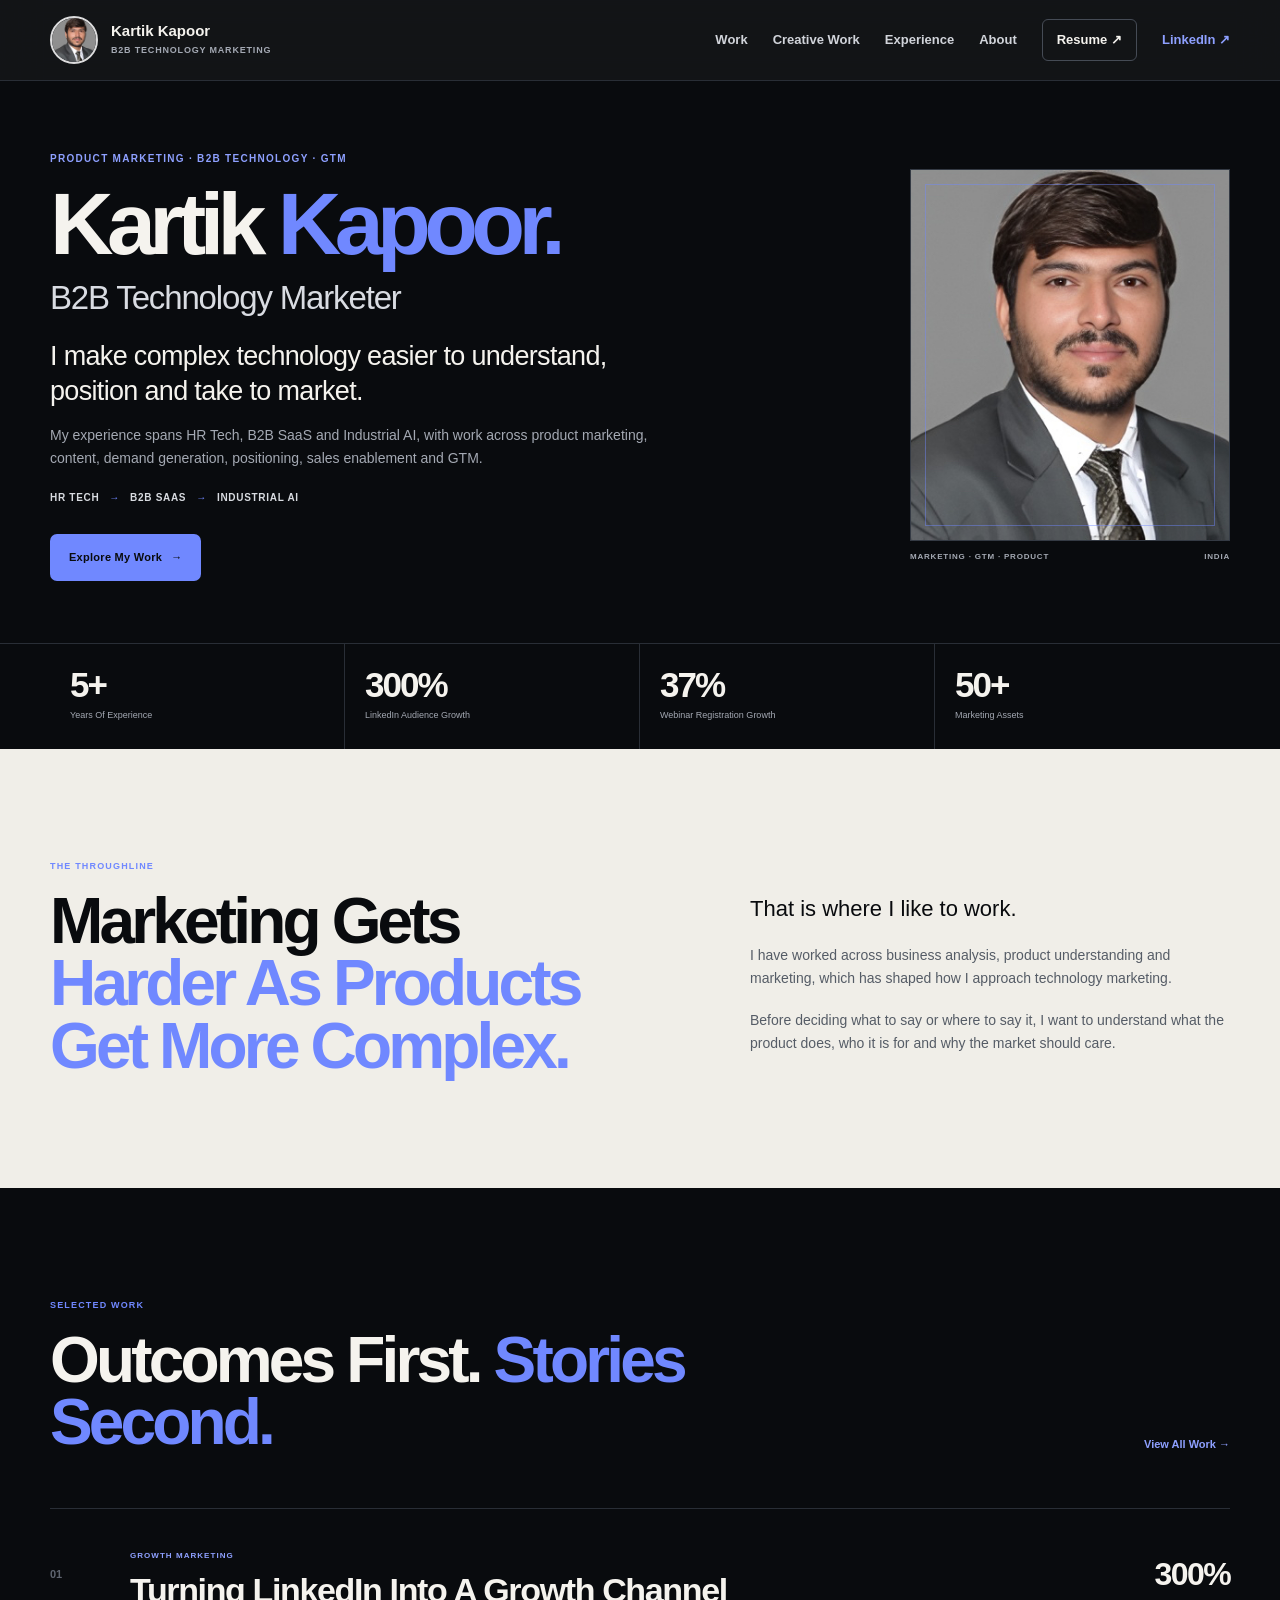
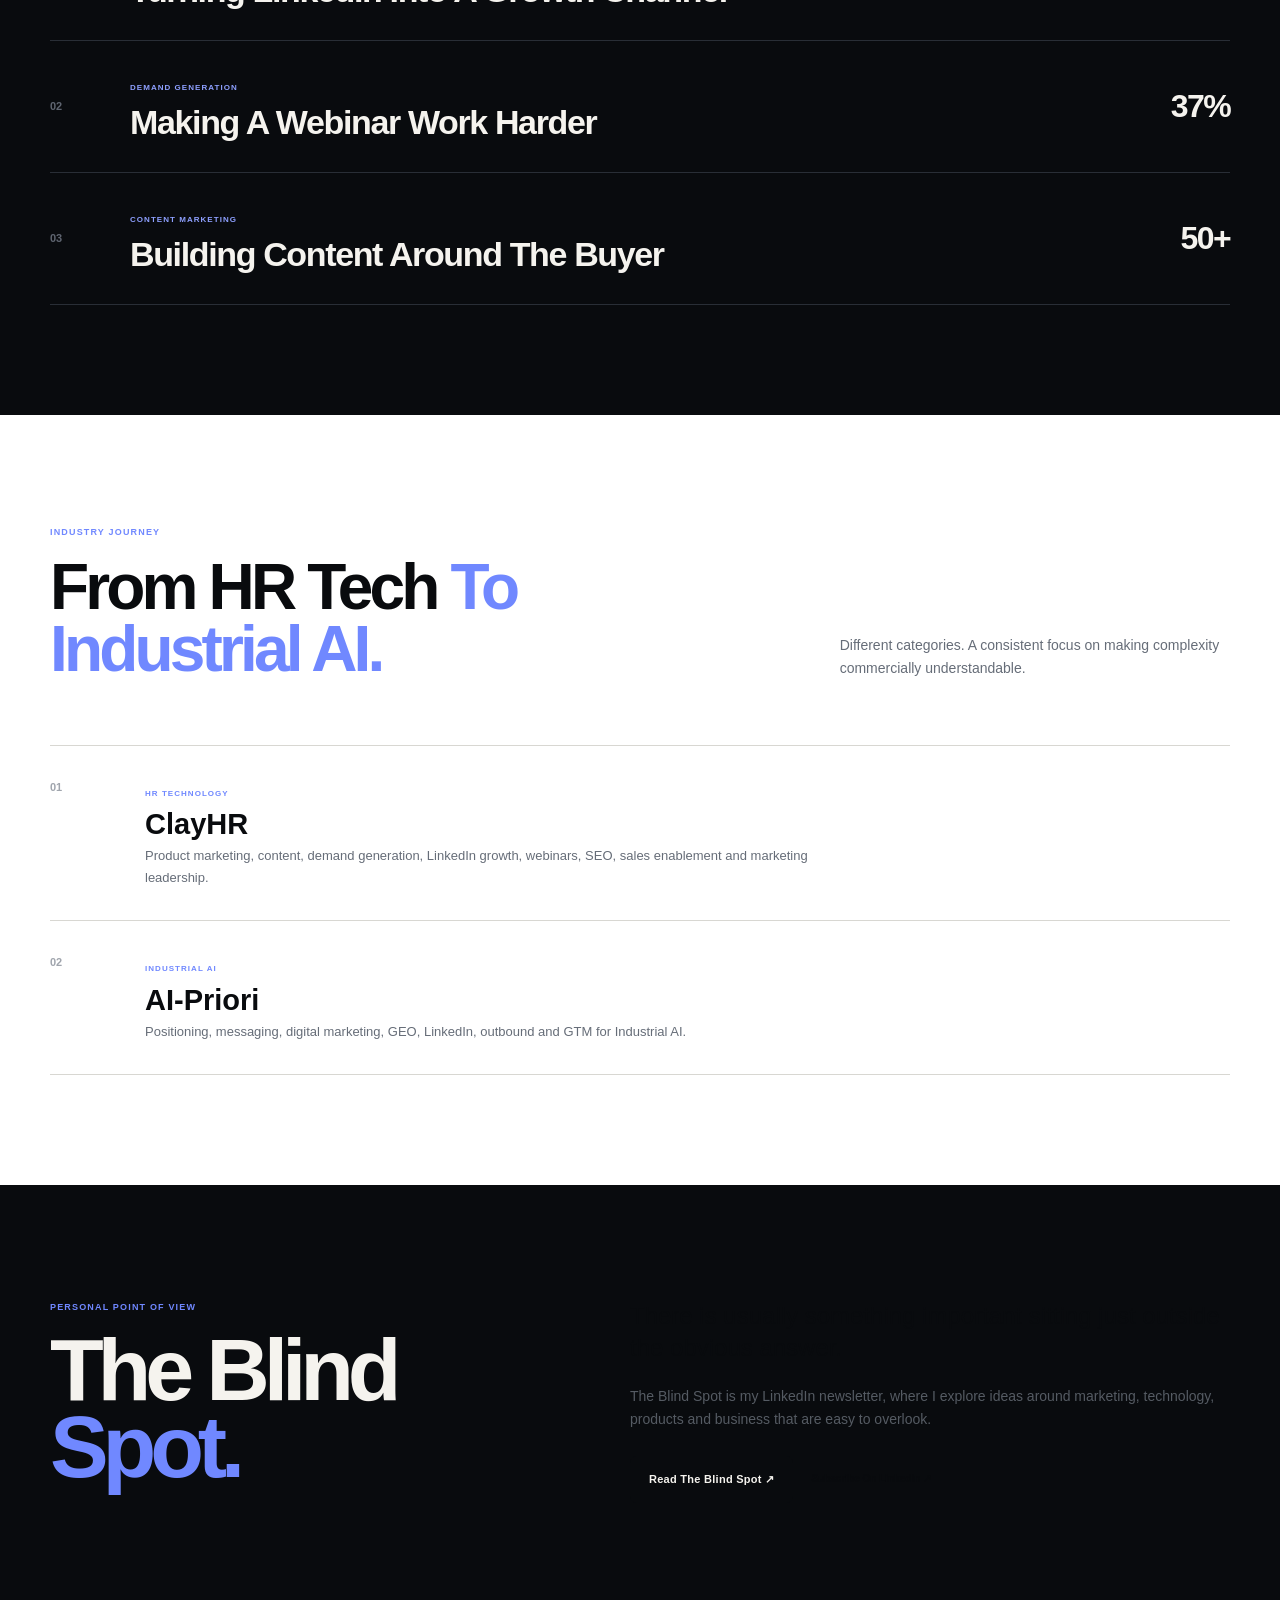
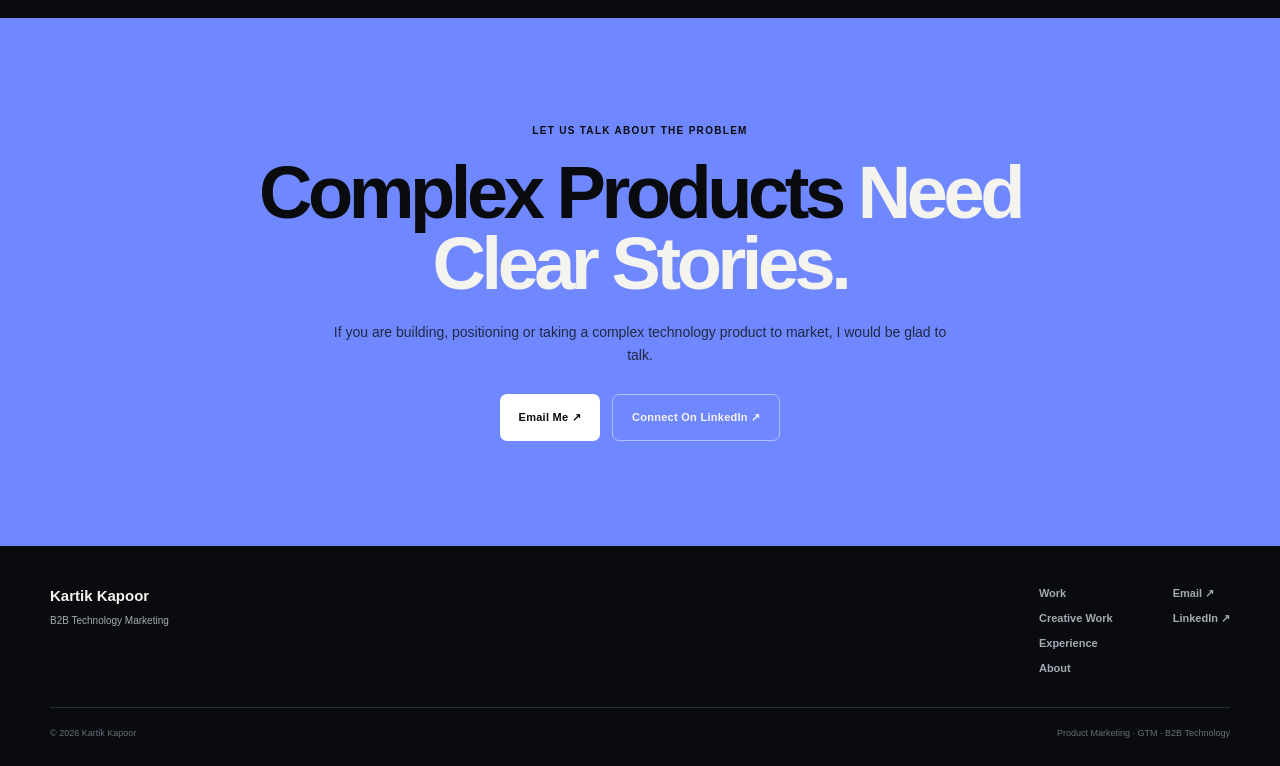
<file: index.html>
<!DOCTYPE html>
<html lang="en">

<head>

    <meta charset="UTF-8">

    <meta
        name="viewport"
        content="width=device-width, initial-scale=1.0"
    >

    <meta
        name="description"
        content="Kartik Kapoor is a B2B technology marketer working across product marketing, B2B SaaS, HR Tech and Industrial AI."
    >

    <meta
        name="author"
        content="Kartik Kapoor"
    >

    <meta
        name="theme-color"
        content="#0A0C0F"
    >

    <link
        rel="icon"
        type="image/jpeg"
        href="assets/kartik-kapoor.jpg"
    >

    <link
        rel="apple-touch-icon"
        href="assets/kartik-kapoor.jpg"
    >

    <title>
        Kartik Kapoor | B2B Technology Marketing
    </title>

    <link
        rel="stylesheet"
        href="style.css"
    >

</head>


<body>


<header class="site-header">

    <div class="nav-container">


        <a
            href="index.html"
            class="brand"
        >

            <img
                src="assets/kartik-kapoor.jpg"
                alt="Kartik Kapoor"
                class="brand-photo"
            >

            <div class="brand-text">

                <strong>
                    Kartik Kapoor
                </strong>

                <span>
                    B2B Technology Marketing
                </span>

            </div>

        </a>


        <nav class="main-nav">

            <a href="work.html">
                Work
            </a>

            <a href="creative-work.html">
                Creative Work
            </a>

            <a href="experience.html">
                Experience
            </a>

            <a href="about.html">
                About
            </a>

            <a
                href="assets/Kartik-Kapoor-Resume.pdf"
                target="_blank"
                class="nav-resume"
            >
                Resume ↗
            </a>

            <a
                href="https://www.linkedin.com/in/kartik-kapoor-kk/"
                target="_blank"
                class="nav-linkedin"
            >
                LinkedIn ↗
            </a>

        </nav>


        <button
            class="mobile-menu-button"
            aria-label="Open navigation"
            aria-expanded="false"
        >
            ☰
        </button>


    </div>

</header>


<main>


<!-- HERO -->

<section class="hero">

    <div class="hero-container">


        <div class="hero-copy">

            <p class="eyebrow">
                Product Marketing · B2B Technology · GTM
            </p>


            <h1>
                Kartik
                <span>Kapoor.</span>
            </h1>


            <h2 class="hero-title">
                B2B Technology Marketer
            </h2>


            <p class="hero-statement">
                I make complex technology easier to understand,
                position and take to market.
            </p>


            <p class="hero-description">
                My experience spans HR Tech, B2B SaaS and
                Industrial AI, with work across product marketing,
                content, demand generation, positioning,
                sales enablement and GTM.
            </p>


            <div class="hero-path">

                <span>
                    HR Tech
                </span>

                <i>
                    →
                </i>

                <span>
                    B2B SaaS
                </span>

                <i>
                    →
                </i>

                <span>
                    Industrial AI
                </span>

            </div>


            <a
                href="work.html"
                class="button button-primary"
            >
                Explore My Work
                <span>
                    →
                </span>
            </a>


        </div>


        <div class="hero-portrait">

            <div class="portrait-frame">

                <img
                    src="assets/kartik-kapoor.jpg"
                    alt="Kartik Kapoor"
                >

            </div>


            <div class="portrait-caption">

                <span>
                    MARKETING · GTM · PRODUCT
                </span>

                <span>
                    INDIA
                </span>

            </div>

        </div>


    </div>


    <div class="hero-proof">

        <div class="section-container">

            <div class="hero-proof-grid">


                <div>

                    <strong>
                        5+
                    </strong>

                    <span>
                        Years Of Experience
                    </span>

                </div>


                <div>

                    <strong>
                        300%
                    </strong>

                    <span>
                        LinkedIn Audience Growth
                    </span>

                </div>


                <div>

                    <strong>
                        37%
                    </strong>

                    <span>
                        Webinar Registration Growth
                    </span>

                </div>


                <div>

                    <strong>
                        50+
                    </strong>

                    <span>
                        Marketing Assets
                    </span>

                </div>


            </div>

        </div>

    </div>

</section>


<!-- POSITIONING -->

<section class="positioning-section">

    <div class="section-container">


        <div class="positioning-layout">


            <div>

                <p class="section-label">
                    The Throughline
                </p>

                <h2>
                    Marketing Gets
                    <span>Harder As Products Get More Complex.</span>
                </h2>

            </div>


            <div class="positioning-copy">

                <p class="large-copy">
                    That is where I like to work.
                </p>

                <p>
                    I have worked across business analysis,
                    product understanding and marketing, which
                    has shaped how I approach technology marketing.
                </p>

                <p>
                    Before deciding what to say or where to say it,
                    I want to understand what the product does,
                    who it is for and why the market should care.
                </p>

            </div>


        </div>

    </div>

</section>


<!-- SELECTED WORK -->

<section class="selected-work dark-section">

    <div class="section-container">


        <div class="section-intro-row">

            <div>

                <p class="section-label">
                    Selected Work
                </p>

                <h2>
                    Outcomes First.
                    <span>Stories Second.</span>
                </h2>

            </div>


            <a
                href="work.html"
                class="arrow-link"
            >
                View All Work →
            </a>

        </div>


        <div class="work-preview-list">


            <article>

                <span class="work-preview-number">
                    01
                </span>


                <div>

                    <span class="work-preview-type">
                        Growth Marketing
                    </span>

                    <h3>
                        Turning LinkedIn Into
                        A Growth Channel
                    </h3>

                </div>


                <strong>
                    300%
                </strong>

            </article>


            <article>

                <span class="work-preview-number">
                    02
                </span>


                <div>

                    <span class="work-preview-type">
                        Demand Generation
                    </span>

                    <h3>
                        Making A Webinar
                        Work Harder
                    </h3>

                </div>


                <strong>
                    37%
                </strong>

            </article>


            <article>

                <span class="work-preview-number">
                    03
                </span>


                <div>

                    <span class="work-preview-type">
                        Content Marketing
                    </span>

                    <h3>
                        Building Content
                        Around The Buyer
                    </h3>

                </div>


                <strong>
                    50+
                </strong>

            </article>


        </div>


    </div>

</section>


<!-- INDUSTRY JOURNEY -->

<section class="industry-section">

    <div class="section-container">


        <p class="section-label">
            Industry Journey
        </p>


        <div class="industry-heading">

            <h2>
                From HR Tech
                <span>To Industrial AI.</span>
            </h2>


            <p>
                Different categories.
                A consistent focus on making complexity
                commercially understandable.
            </p>

        </div>


        <div class="industry-lines">


            <div class="industry-line">

                <span>
                    01
                </span>


                <div>

                    <small>
                        HR TECHNOLOGY
                    </small>

                    <h3>
                        ClayHR
                    </h3>

                    <p>
                        Product marketing, content, demand generation,
                        LinkedIn growth, webinars, SEO, sales enablement
                        and marketing leadership.
                    </p>

                </div>

            </div>


            <div class="industry-line">

                <span>
                    02
                </span>


                <div>

                    <small>
                        INDUSTRIAL AI
                    </small>

                    <h3>
                        AI-Priori
                    </h3>

                    <p>
                        Positioning, messaging, digital marketing,
                        GEO, LinkedIn, outbound and GTM for Industrial AI.
                    </p>

                </div>

            </div>


        </div>

    </div>

</section>


<!-- BLIND SPOT -->

<section class="blind-spot-section">

    <div class="section-container">


        <div class="blind-spot-layout">


            <div>

                <p class="section-label">
                    Personal Point Of View
                </p>

                <h2>
                    The Blind
                    <span>Spot.</span>
                </h2>

            </div>


            <div class="blind-spot-copy">

                <p class="large-copy">
                    There is usually something important
                    sitting just outside the obvious answer.
                </p>

                <p>
                    The Blind Spot is my LinkedIn newsletter,
                    where I explore ideas around marketing,
                    technology, products and business that
                    are easy to overlook.
                </p>


                <div class="blind-spot-actions">

                    <a
                        href="https://www.linkedin.com/newsletters/the-blind-spot-7422683512752902144/"
                        target="_blank"
                        class="button button-dark"
                    >
                        Read The Blind Spot ↗
                    </a>


                    <a
                        href="https://www.linkedin.com/build-relation/newsletter-follow?entityUrn=7422683512752902144"
                        target="_blank"
                        class="text-action"
                    >
                        Subscribe On LinkedIn ↗
                    </a>

                </div>


            </div>


        </div>

    </div>

</section>


<!-- CONTACT -->

<section class="final-cta">

    <div class="section-container">

        <p class="eyebrow">
            Let Us Talk About The Problem
        </p>


        <h2>
            Complex Products
            <span>Need Clear Stories.</span>
        </h2>


        <p>
            If you are building, positioning or taking
            a complex technology product to market,
            I would be glad to talk.
        </p>


        <div class="cta-actions">

            <a
                href="mailto:kapoorkartik69@gmail.com"
                class="button button-light"
            >
                Email Me ↗
            </a>


            <a
                href="https://www.linkedin.com/in/kartik-kapoor-kk/"
                target="_blank"
                class="button button-transparent"
            >
                Connect On LinkedIn ↗
            </a>

        </div>


    </div>

</section>


</main>


<footer class="site-footer">


    <div class="footer-top">


        <div class="footer-brand">

            <strong>
                Kartik Kapoor
            </strong>

            <p>
                B2B Technology Marketing
            </p>

        </div>


        <div class="footer-navigation">

            <a href="work.html">
                Work
            </a>

            <a href="creative-work.html">
                Creative Work
            </a>

            <a href="experience.html">
                Experience
            </a>

            <a href="about.html">
                About
            </a>

        </div>


        <div class="footer-contact">

            <a href="mailto:kapoorkartik69@gmail.com">
                Email ↗
            </a>

            <a
                href="https://www.linkedin.com/in/kartik-kapoor-kk/"
                target="_blank"
            >
                LinkedIn ↗
            </a>

        </div>


    </div>


    <div class="footer-bottom">

        <span>
            © 2026 Kartik Kapoor
        </span>

        <span>
            Product Marketing · GTM · B2B Technology
        </span>

    </div>


</footer>


<script src="script.js"></script>

</body>

</html>
</file>
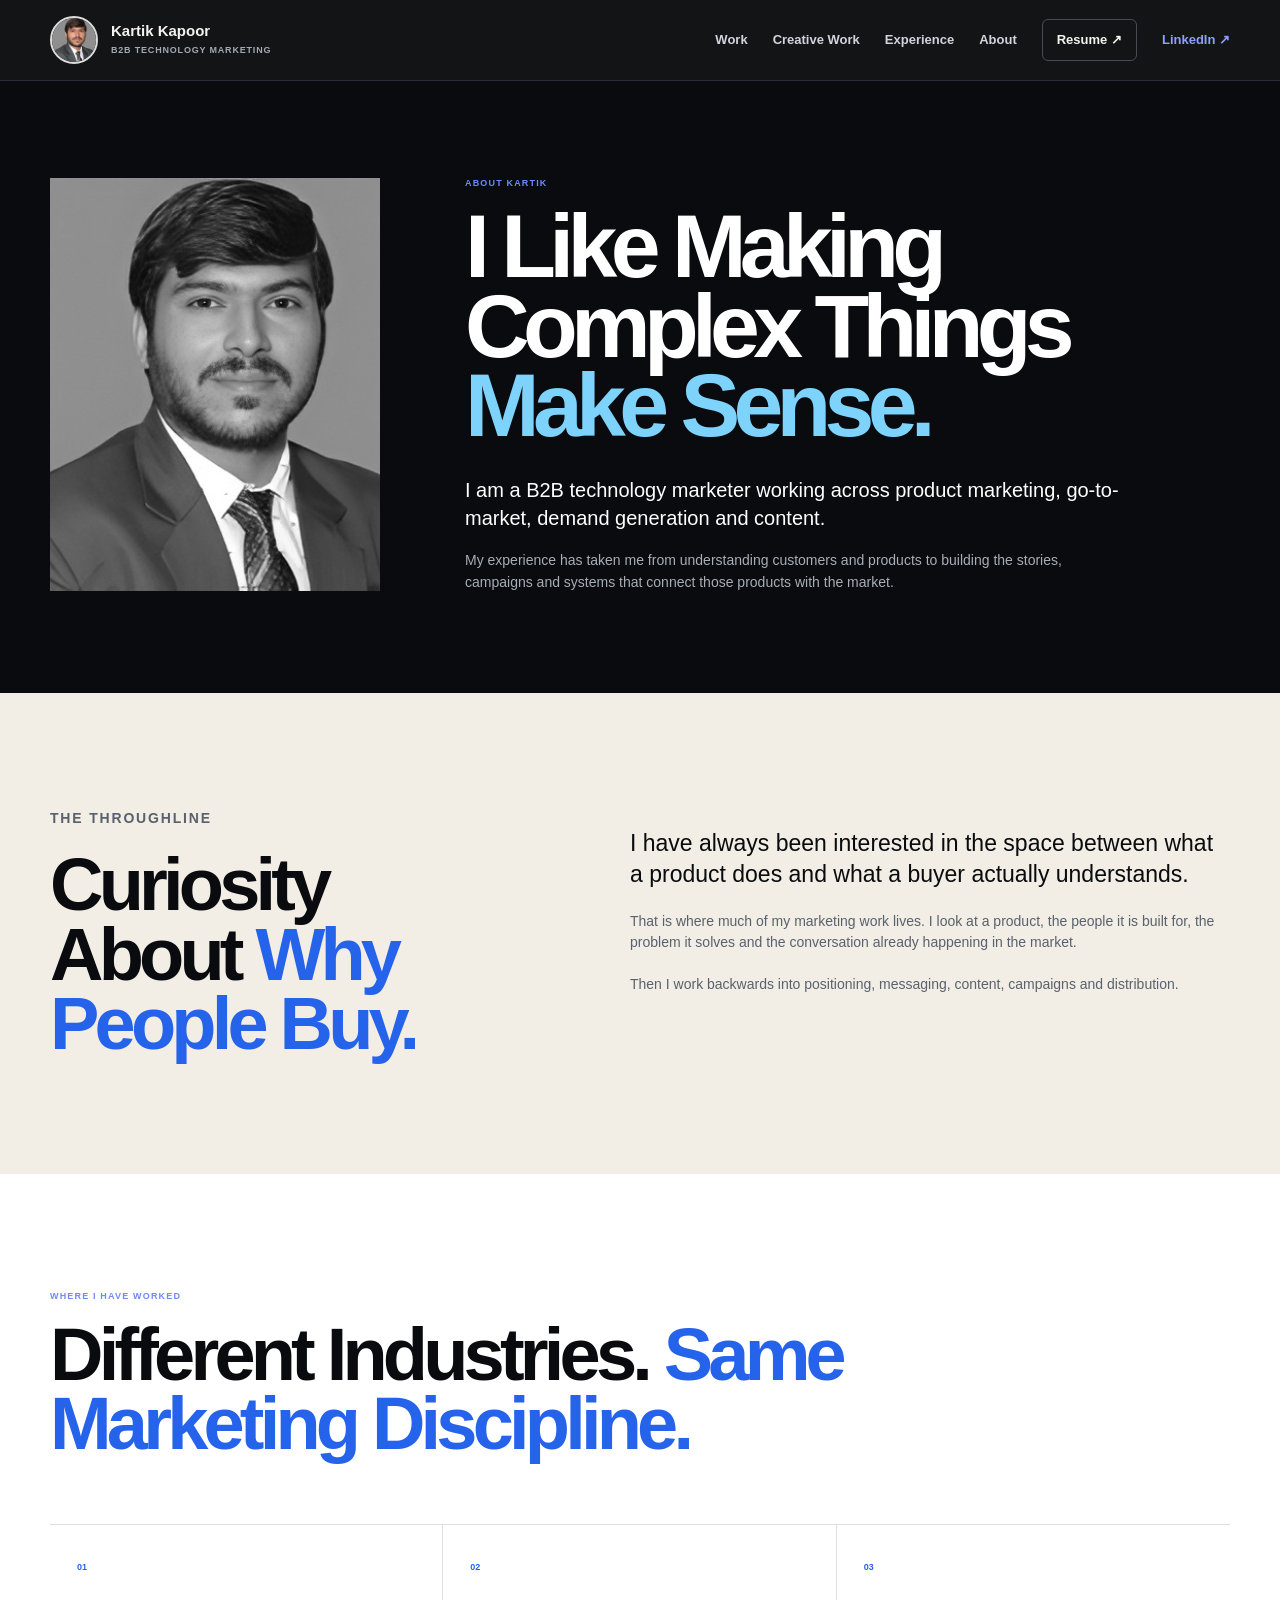
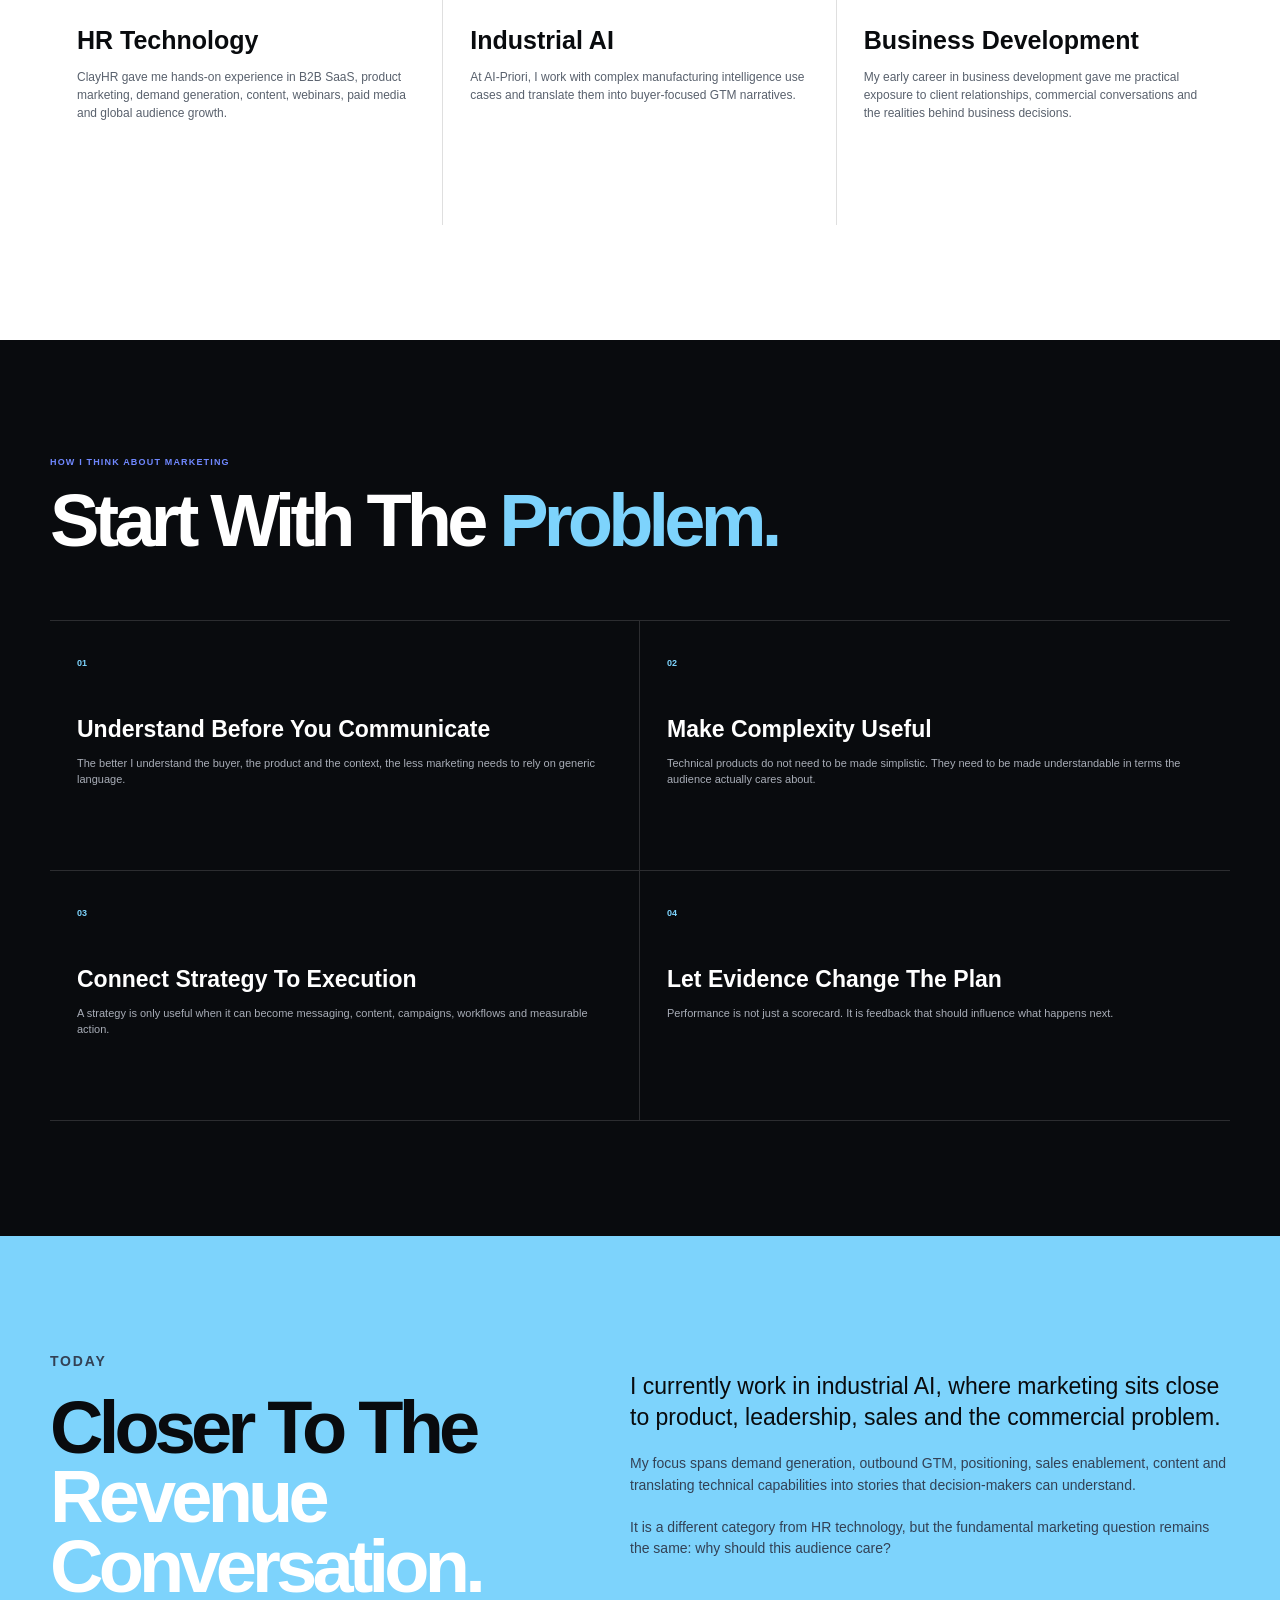
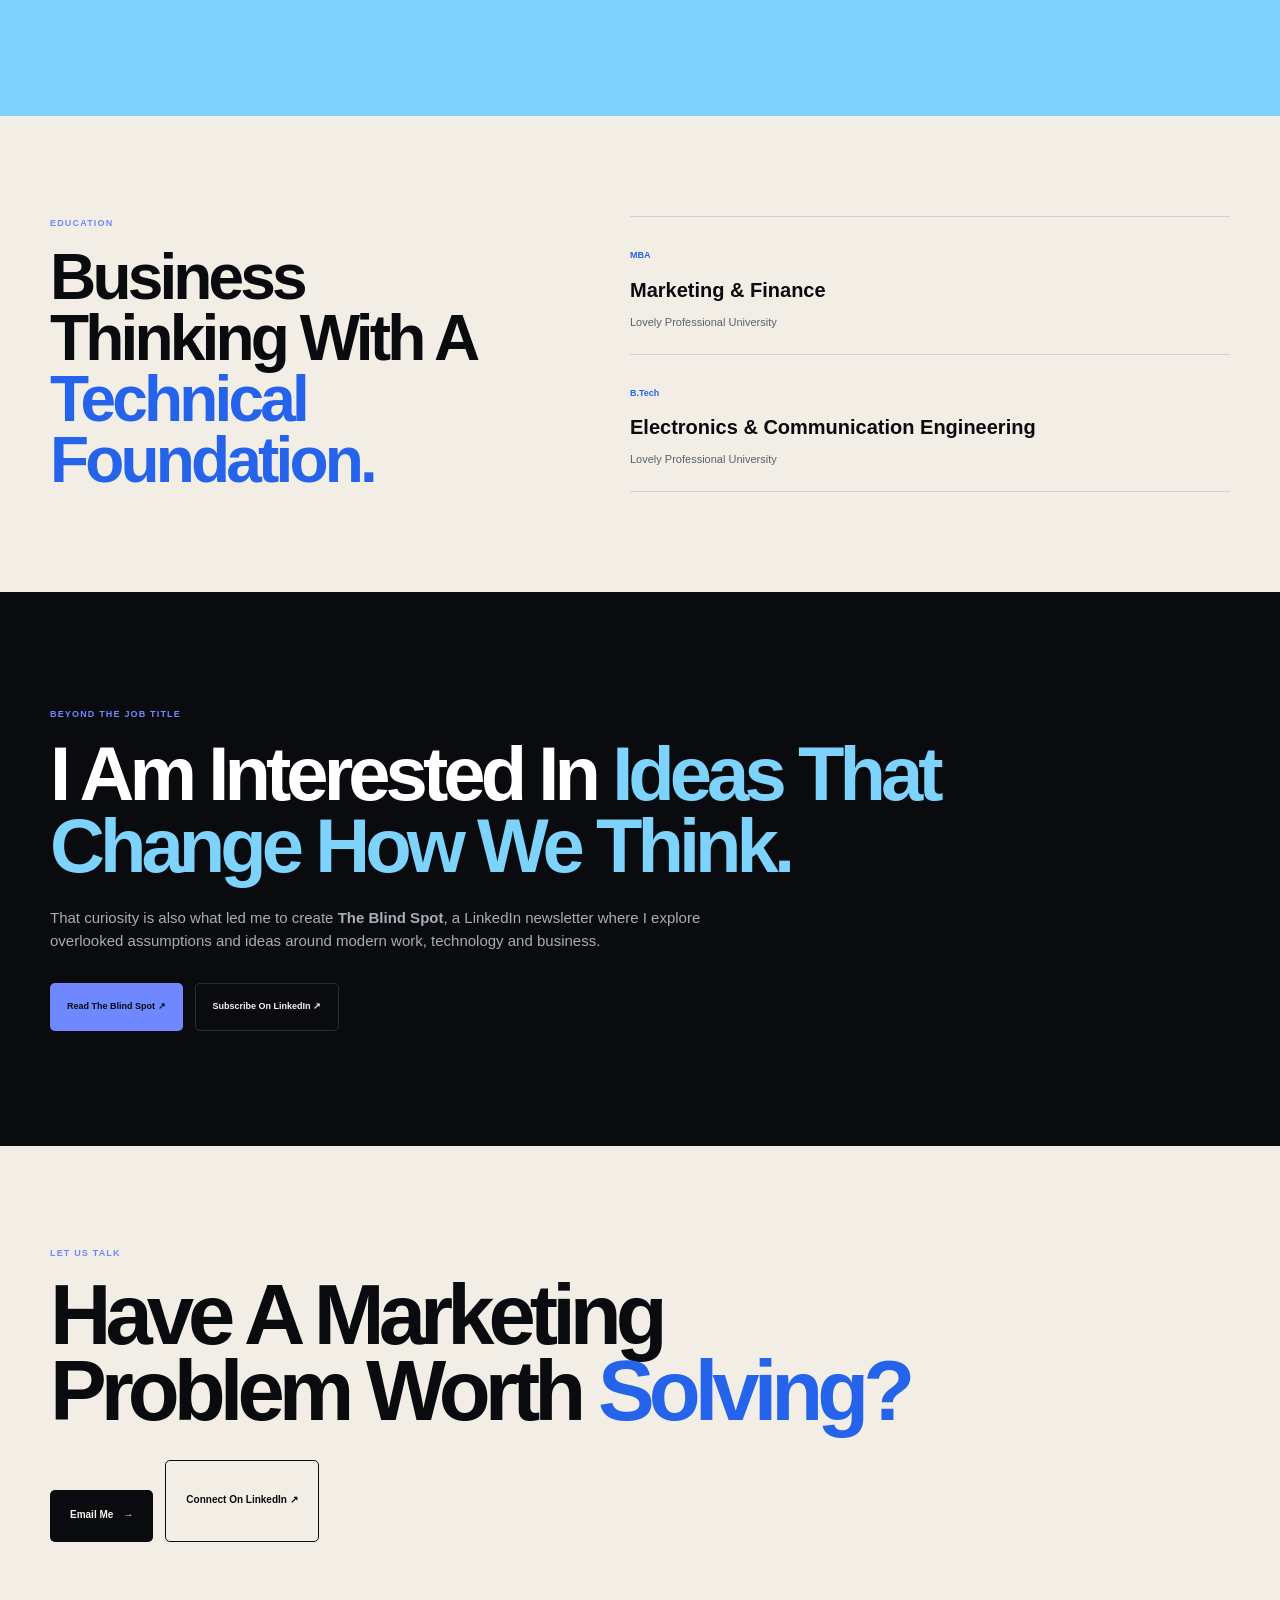
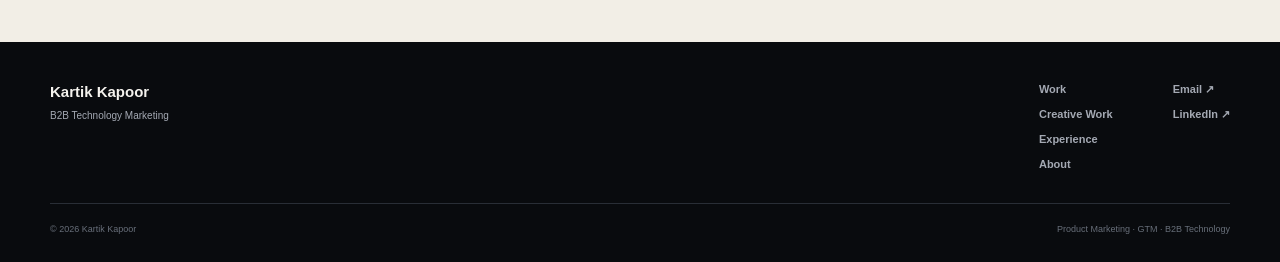
<file: about.html>
<!DOCTYPE html>
<html lang="en">

<head>

    <meta charset="UTF-8">

    <meta
        name="viewport"
        content="width=device-width, initial-scale=1.0"
    >

    <meta
        name="description"
        content="About Kartik Kapoor, a B2B technology marketer working across product marketing, GTM, demand generation and content."
    >

    <link
        rel="icon"
        type="image/jpeg"
        href="assets/kartik-kapoor.jpg"
    >

    <link
        rel="apple-touch-icon"
        href="assets/kartik-kapoor.jpg"
    >

    <title>
        About | Kartik Kapoor
    </title>

    <link
        rel="stylesheet"
        href="style.css"
    >
<link
    rel="stylesheet"
    href="about-experience.css"
>
    
</head>


<body>


<header class="site-header">

    <div class="nav-container">


        <a
            href="index.html"
            class="brand"
        >

            <img
                src="assets/kartik-kapoor.jpg"
                alt="Kartik Kapoor"
                class="brand-photo"
            >

            <div class="brand-text">

                <strong>
                    Kartik Kapoor
                </strong>

                <span>
                    B2B Technology Marketing
                </span>

            </div>

        </a>


        <nav class="main-nav">

            <a href="work.html">
                Work
            </a>

            <a href="creative-work.html">
                Creative Work
            </a>

            <a href="experience.html">
                Experience
            </a>

            <a href="about.html" class="active">
                About
            </a>

            <a
                href="assets/Kartik-Kapoor-Resume.pdf"
                target="_blank"
                class="nav-resume"
            >
                Resume ↗
            </a>

            <a
                href="https://www.linkedin.com/in/kartik-kapoor-kk/"
                target="_blank"
                class="nav-linkedin"
            >
                LinkedIn ↗
            </a>

        </nav>


        <button
            class="mobile-menu-button"
            aria-label="Open navigation"
            aria-expanded="false"
        >
            ☰
        </button>


    </div>

</header>


<main>


<!-- HERO -->

<section class="about-hero">

    <div class="section-container">


        <div class="about-hero-grid">


            <div class="about-photo-wrap">

                <img
                    src="assets/kartik-kapoor.jpg"
                    alt="Kartik Kapoor"
                    class="about-photo"
                >

            </div>


            <div class="about-hero-copy">

                <p class="section-label">
                    About Kartik
                </p>


                <h1>
                    I Like Making
                    Complex Things
                    <span>Make Sense.</span>
                </h1>


                <p class="about-intro">
                    I am a B2B technology marketer working across
                    product marketing, go-to-market, demand generation
                    and content.
                </p>


                <p>
                    My experience has taken me from understanding
                    customers and products to building the stories,
                    campaigns and systems that connect those products
                    with the market.
                </p>

            </div>


        </div>


    </div>

</section>


<!-- PROFILE -->

<section class="about-profile">

    <div class="section-container">


        <div class="about-profile-grid">


            <div>

                <p class="section-label">
                    The Throughline
                </p>


                <h2>
                    Curiosity About
                    <span>Why People Buy.</span>
                </h2>

            </div>


            <div>

                <p class="about-large-copy">
                    I have always been interested in the space
                    between what a product does and what a buyer
                    actually understands.
                </p>


                <p>
                    That is where much of my marketing work lives.
                    I look at a product, the people it is built for,
                    the problem it solves and the conversation already
                    happening in the market.
                </p>


                <p>
                    Then I work backwards into positioning, messaging,
                    content, campaigns and distribution.
                </p>


            </div>


        </div>


    </div>

</section>


<!-- INDUSTRIES -->

<section class="about-domains">

    <div class="section-container">


        <div class="about-domain-heading">

            <p class="section-label">
                Where I Have Worked
            </p>


            <h2>
                Different Industries.
                <span>Same Marketing Discipline.</span>
            </h2>

        </div>


        <div class="about-domain-list">


            <div>

                <span>
                    01
                </span>


                <strong>
                    HR Technology
                </strong>


                <p>
                    ClayHR gave me hands-on experience in B2B SaaS,
                    product marketing, demand generation, content,
                    webinars, paid media and global audience growth.
                </p>

            </div>


            <div>

                <span>
                    02
                </span>


                <strong>
                    Industrial AI
                </strong>


                <p>
                    At AI-Priori, I work with complex manufacturing
                    intelligence use cases and translate them into
                    buyer-focused GTM narratives.
                </p>

            </div>


            <div>

                <span>
                    03
                </span>


                <strong>
                    Business Development
                </strong>


                <p>
                    My early career in business development gave me
                    practical exposure to client relationships,
                    commercial conversations and the realities
                    behind business decisions.
                </p>

            </div>


        </div>


    </div>

</section>


<!-- HOW I THINK -->

<section class="about-thinking">

    <div class="section-container">


        <div class="about-thinking-heading">

            <p class="section-label">
                How I Think About Marketing
            </p>


            <h2>
                Start With The
                <span>Problem.</span>
            </h2>

        </div>


        <div class="about-thinking-list">


            <div>

                <span>
                    01
                </span>


                <h3>
                    Understand Before You Communicate
                </h3>


                <p>
                    The better I understand the buyer, the product
                    and the context, the less marketing needs to
                    rely on generic language.
                </p>

            </div>


            <div>

                <span>
                    02
                </span>


                <h3>
                    Make Complexity Useful
                </h3>


                <p>
                    Technical products do not need to be made
                    simplistic. They need to be made understandable
                    in terms the audience actually cares about.
                </p>

            </div>


            <div>

                <span>
                    03
                </span>


                <h3>
                    Connect Strategy To Execution
                </h3>


                <p>
                    A strategy is only useful when it can become
                    messaging, content, campaigns, workflows and
                    measurable action.
                </p>

            </div>


            <div>

                <span>
                    04
                </span>


                <h3>
                    Let Evidence Change The Plan
                </h3>


                <p>
                    Performance is not just a scorecard. It is
                    feedback that should influence what happens next.
                </p>

            </div>


        </div>


    </div>

</section>


<!-- CURRENT -->

<section class="about-current">

    <div class="section-container">


        <div class="about-current-grid">


            <div>

                <p class="section-label">
                    Today
                </p>


                <h2>
                    Closer To The
                    <span>Revenue Conversation.</span>
                </h2>

            </div>


            <div>

                <p class="about-current-lead">
                    I currently work in industrial AI, where
                    marketing sits close to product, leadership,
                    sales and the commercial problem.
                </p>


                <p>
                    My focus spans demand generation, outbound GTM,
                    positioning, sales enablement, content and
                    translating technical capabilities into stories
                    that decision-makers can understand.
                </p>


                <p>
                    It is a different category from HR technology,
                    but the fundamental marketing question remains
                    the same: why should this audience care?
                </p>

            </div>


        </div>


    </div>

</section>


<!-- EDUCATION -->

<section class="about-education">

    <div class="section-container">


        <div>

            <p class="section-label">
                Education
            </p>


            <h2>
                Business Thinking
                With A <span>Technical Foundation.</span>
            </h2>

        </div>


        <div class="education-list">


            <div>

                <span>
                    MBA
                </span>

                <strong>
                    Marketing & Finance
                </strong>

                <small>
                    Lovely Professional University
                </small>

            </div>


            <div>

                <span>
                    B.Tech
                </span>

                <strong>
                    Electronics & Communication Engineering
                </strong>

                <small>
                    Lovely Professional University
                </small>

            </div>


        </div>


    </div>

</section>


<!-- PERSONAL -->

<section class="about-personal">

    <div class="section-container">


        <p class="section-label">
            Beyond The Job Title
        </p>


        <h2>
            I Am Interested In
            <span>Ideas That Change How We Think.</span>
        </h2>


        <p>
            That curiosity is also what led me to create
            <strong>The Blind Spot</strong>, a LinkedIn newsletter
            where I explore overlooked assumptions and ideas around
            modern work, technology and business.
        </p>


        <div class="about-buttons">


            <a
                href="https://www.linkedin.com/newsletters/the-blind-spot-7422683512752902144/"
                target="_blank"
                class="blind-primary"
            >
                Read The Blind Spot ↗
            </a>


            <a
                href="https://www.linkedin.com/build-relation/newsletter-follow?entityUrn=7422683512752902144"
                target="_blank"
                class="blind-secondary about-link-dark"
            >
                Subscribe On LinkedIn ↗
            </a>


        </div>


    </div>

</section>


<!-- CONTACT -->

<section class="about-contact">

    <div class="section-container">


        <p class="section-label">
            Let Us Talk
        </p>


        <h2>
            Have A Marketing
            Problem Worth <span>Solving?</span>
        </h2>


        <div class="about-contact-buttons">


            <a
                href="mailto:kapoorkartik69@gmail.com"
                class="creative-closing-button"
            >
                Email Me
                <span>
                    →
                </span>
            </a>


            <a
                href="https://www.linkedin.com/in/kartik-kapoor-kk/"
                target="_blank"
                class="about-link-button"
            >
                Connect On LinkedIn ↗
            </a>


        </div>


    </div>

</section>


</main>


<footer class="site-footer">

    <div class="footer-top">


        <div class="footer-brand">

            <strong>
                Kartik Kapoor
            </strong>

            <p>
                B2B Technology Marketing
            </p>

        </div>


        <div class="footer-navigation">

            <a href="work.html">
                Work
            </a>

            <a href="creative-work.html">
                Creative Work
            </a>

            <a href="experience.html">
                Experience
            </a>

            <a href="about.html">
                About
            </a>

        </div>


        <div class="footer-contact">

            <a href="mailto:kapoorkartik69@gmail.com">
                Email ↗
            </a>


            <a
                href="https://www.linkedin.com/in/kartik-kapoor-kk/"
                target="_blank"
            >
                LinkedIn ↗
            </a>

        </div>


    </div>


    <div class="footer-bottom">

        <span>
            © 2026 Kartik Kapoor
        </span>


        <span>
            Product Marketing · GTM · B2B Technology
        </span>

    </div>

</footer>


<script src="script.js"></script>

</body>

</html>
</file>
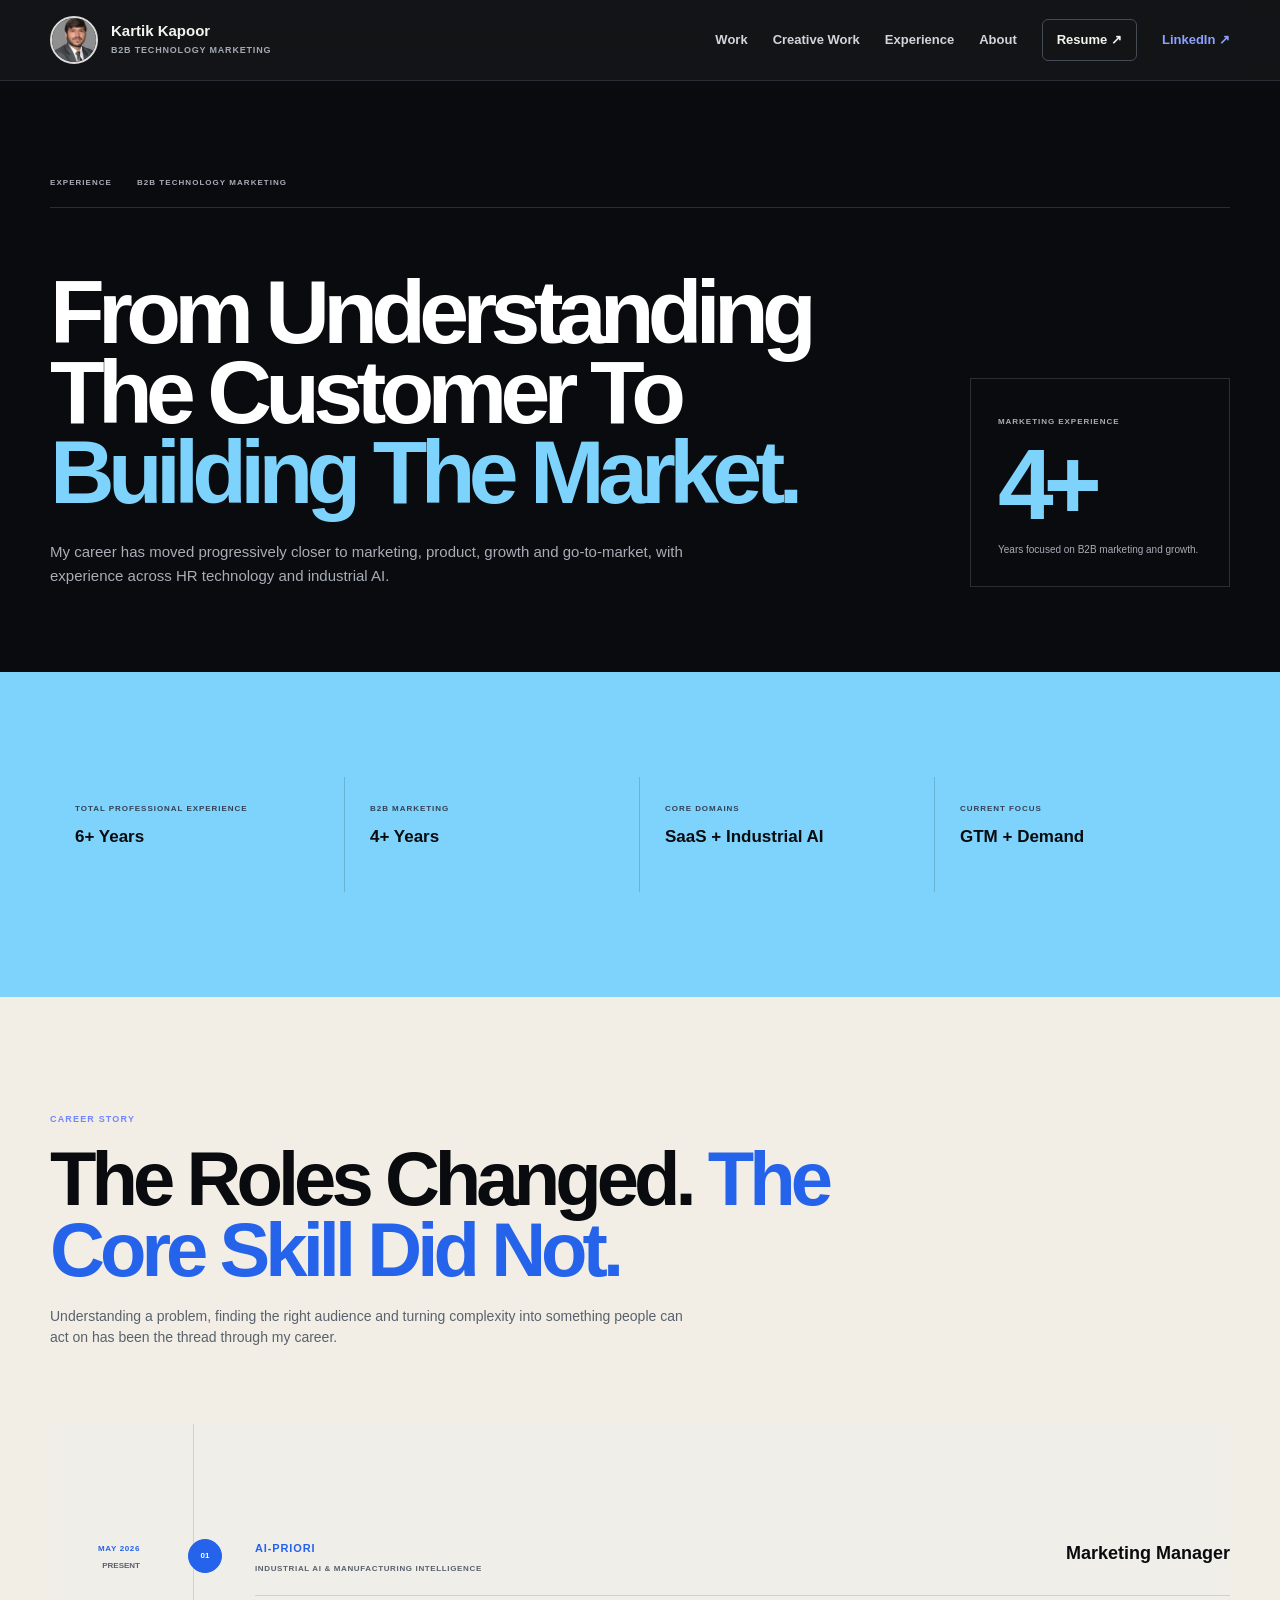
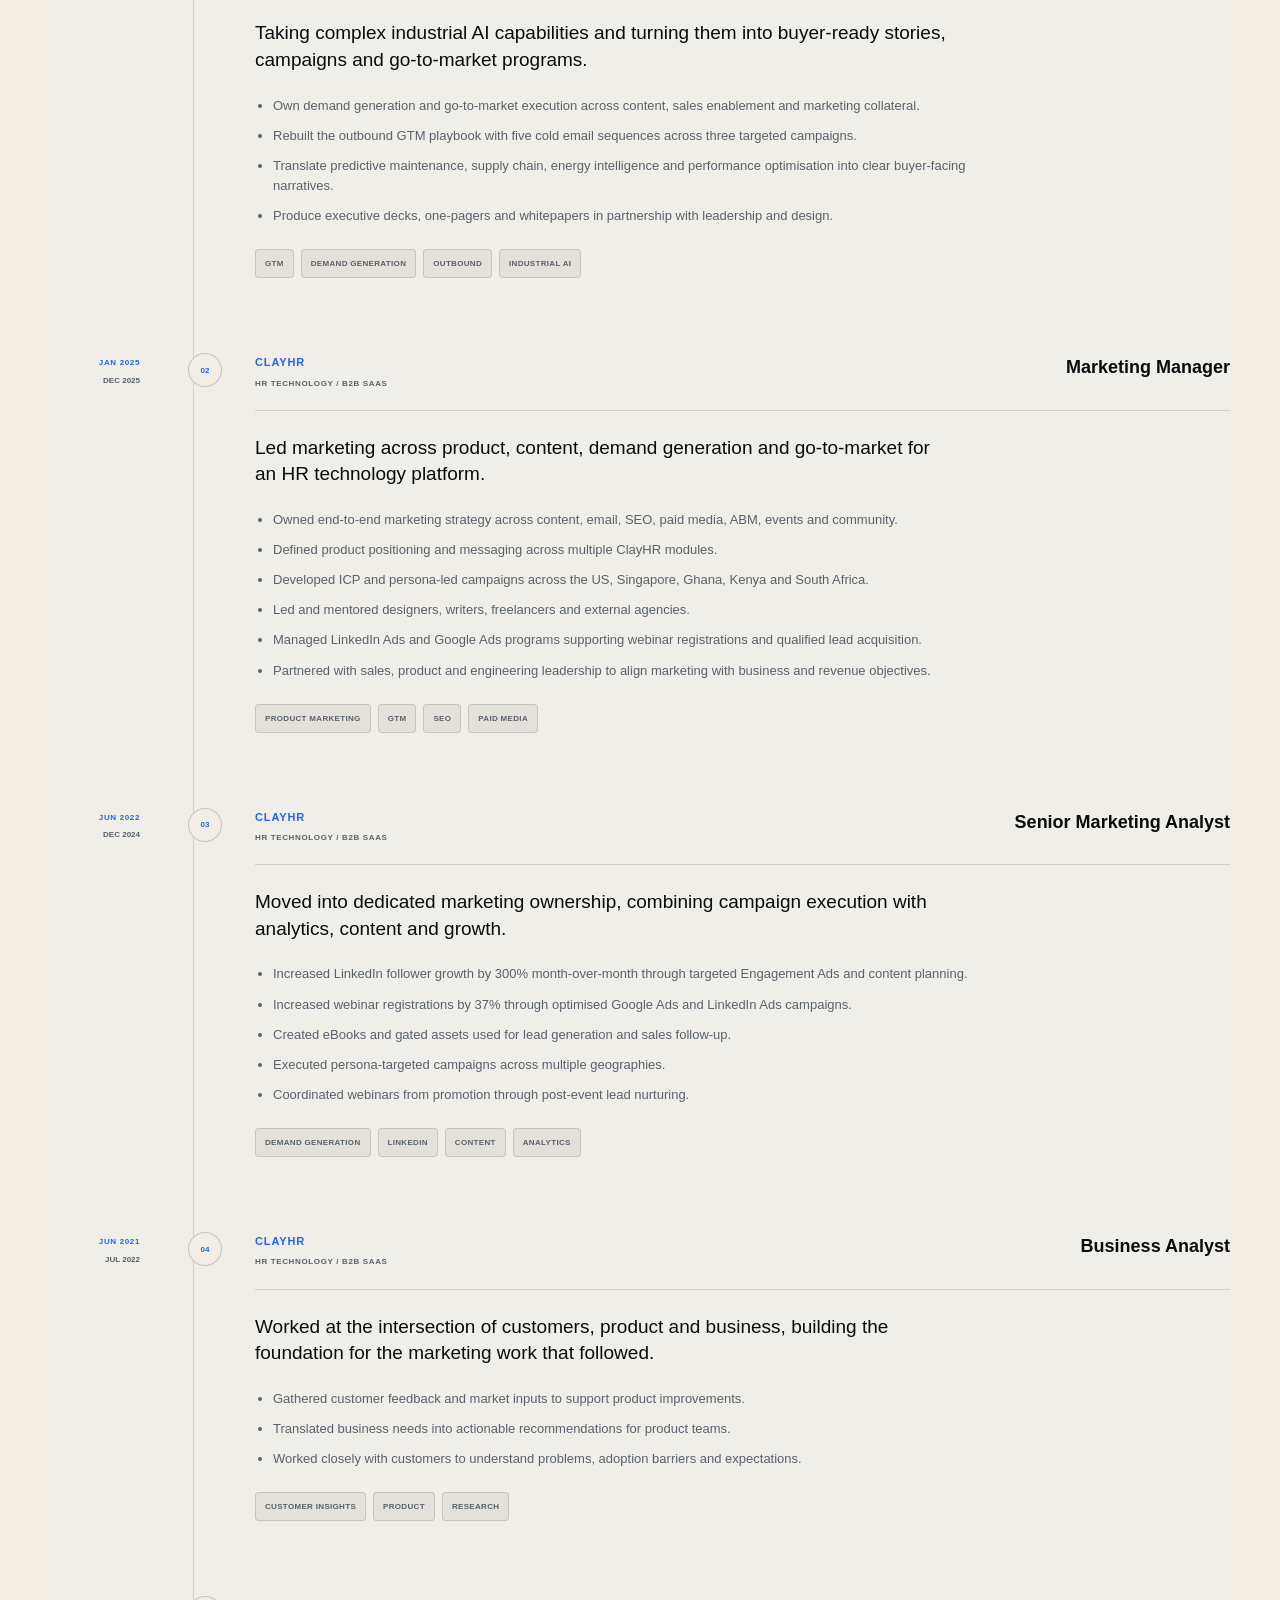
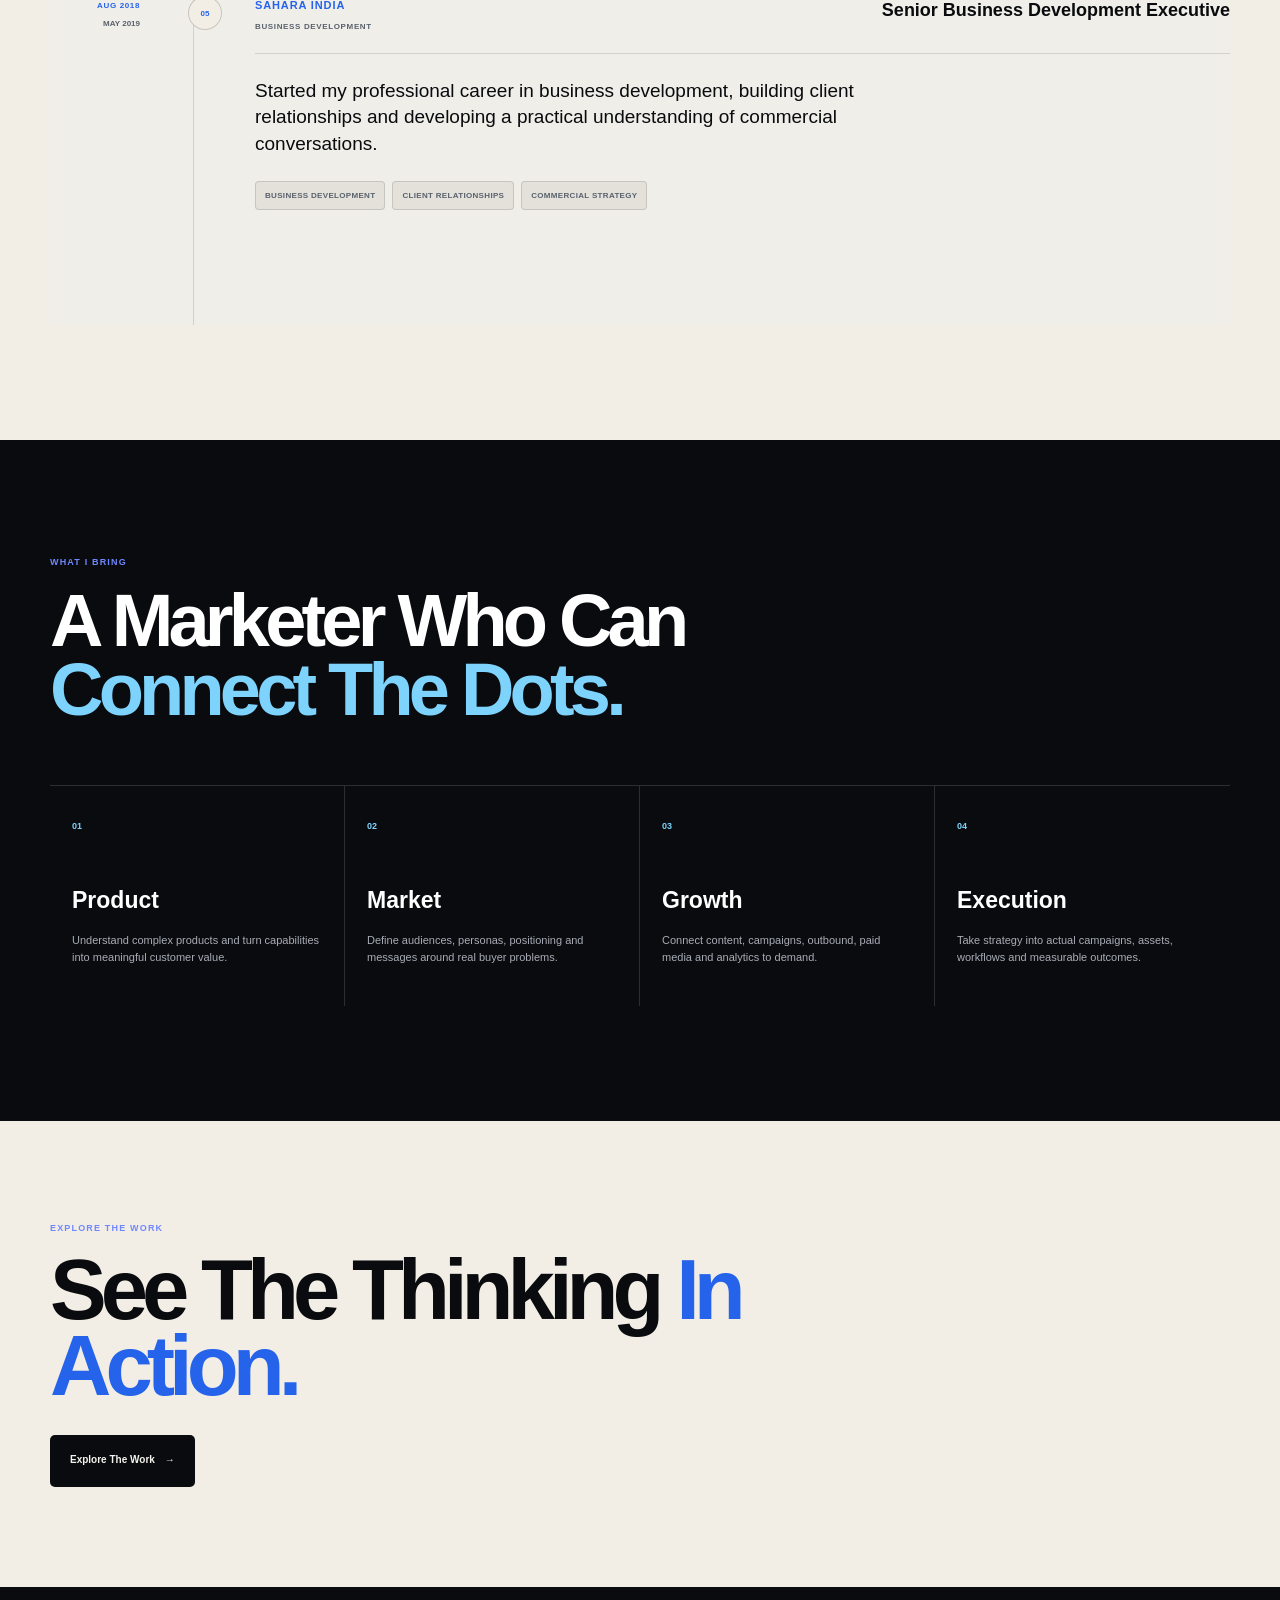
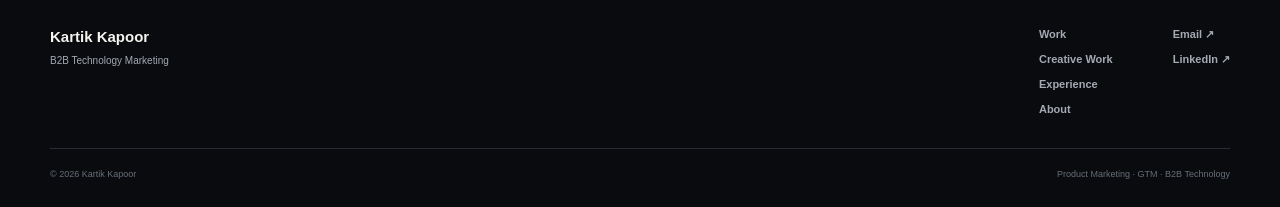
<file: experience.html>
<!DOCTYPE html>
<html lang="en">

<head>

    <meta charset="UTF-8">

    <meta
        name="viewport"
        content="width=device-width, initial-scale=1.0"
    >

    <meta
        name="description"
        content="Professional experience of Kartik Kapoor across B2B SaaS, HR technology and industrial AI."
    >

    <link
        rel="icon"
        type="image/jpeg"
        href="assets/kartik-kapoor.jpg"
    >

    <link
        rel="apple-touch-icon"
        href="assets/kartik-kapoor.jpg"
    >

    <title>
        Experience | Kartik Kapoor
    </title>

    <link
        rel="stylesheet"
        href="style.css"
    >
    <link
    rel="stylesheet"
    href="about-experience.css"
>

</head>


<body>


<header class="site-header">

    <div class="nav-container">


        <a
            href="index.html"
            class="brand"
        >

            <img
                src="assets/kartik-kapoor.jpg"
                alt="Kartik Kapoor"
                class="brand-photo"
            >

            <div class="brand-text">

                <strong>
                    Kartik Kapoor
                </strong>

                <span>
                    B2B Technology Marketing
                </span>

            </div>

        </a>


        <nav class="main-nav">

            <a href="work.html">
                Work
            </a>

            <a href="creative-work.html">
                Creative Work
            </a>

            <a href="experience.html" class="active">
                Experience
            </a>

            <a href="about.html">
                About
            </a>

            <a
                href="assets/Kartik-Kapoor-Resume.pdf"
                target="_blank"
                class="nav-resume"
            >
                Resume ↗
            </a>

            <a
                href="https://www.linkedin.com/in/kartik-kapoor-kk/"
                target="_blank"
                class="nav-linkedin"
            >
                LinkedIn ↗
            </a>

        </nav>


        <button
            class="mobile-menu-button"
            aria-label="Open navigation"
            aria-expanded="false"
        >
            ☰
        </button>


    </div>

</header>


<main>


<!-- HERO -->

<section class="experience-hero">

    <div class="section-container">


        <div class="experience-kicker">

            <span>
                Experience
            </span>

            <span>
                B2B Technology Marketing
            </span>

        </div>


        <div class="experience-hero-grid">


            <div>

                <h1>
                    From Understanding
                    The Customer To
                    <span>Building The Market.</span>
                </h1>


                <p>
                    My career has moved progressively closer to
                    marketing, product, growth and go-to-market,
                    with experience across HR technology and
                    industrial AI.
                </p>

            </div>


            <div class="experience-hero-stat">

                <span>
                    MARKETING EXPERIENCE
                </span>


                <strong>
                    4+
                </strong>


                <p>
                    Years focused on B2B
                    marketing and growth.
                </p>

            </div>


        </div>


    </div>

</section>


<!-- SNAPSHOT -->

<section class="experience-snapshot">

    <div class="section-container">


        <div class="experience-snapshot-grid">


            <div>

                <span>
                    TOTAL PROFESSIONAL EXPERIENCE
                </span>

                <strong>
                    6+ Years
                </strong>

            </div>


            <div>

                <span>
                    B2B MARKETING
                </span>

                <strong>
                    4+ Years
                </strong>

            </div>


            <div>

                <span>
                    CORE DOMAINS
                </span>

                <strong>
                    SaaS + Industrial AI
                </strong>

            </div>


            <div>

                <span>
                    CURRENT FOCUS
                </span>

                <strong>
                    GTM + Demand
                </strong>

            </div>


        </div>

    </div>

</section>


<!-- CAREER STORY -->

<section class="experience-story">

    <div class="section-container">


        <div class="experience-story-heading">

            <p class="section-label">
                Career Story
            </p>


            <h2>
                The Roles Changed.
                <span>The Core Skill Did Not.</span>
            </h2>


            <p>
                Understanding a problem, finding the right
                audience and turning complexity into something
                people can act on has been the thread through
                my career.
            </p>

        </div>


        <div class="experience-timeline">


            <!-- AI PRIORI -->

            <article class="experience-entry experience-current">


                <div class="experience-date">

                    <span>
                        MAY 2026
                    </span>

                    <small>
                        PRESENT
                    </small>

                </div>


                <div class="experience-marker">
                    01
                </div>


                <div class="experience-content">

                    <div class="experience-company-line">

                        <div>

                            <span>
                                AI-PRIORI
                            </span>

                            <small>
                                INDUSTRIAL AI & MANUFACTURING INTELLIGENCE
                            </small>

                        </div>


                        <strong>
                            Marketing Manager
                        </strong>

                    </div>


                    <p class="experience-lead">
                        Taking complex industrial AI capabilities
                        and turning them into buyer-ready stories,
                        campaigns and go-to-market programs.
                    </p>


                    <ul>

                        <li>
                            Own demand generation and go-to-market
                            execution across content, sales enablement
                            and marketing collateral.
                        </li>

                        <li>
                            Rebuilt the outbound GTM playbook with
                            five cold email sequences across three
                            targeted campaigns.
                        </li>

                        <li>
                            Translate predictive maintenance,
                            supply chain, energy intelligence and
                            performance optimisation into clear
                            buyer-facing narratives.
                        </li>

                        <li>
                            Produce executive decks, one-pagers and
                            whitepapers in partnership with leadership
                            and design.
                        </li>

                    </ul>


                    <div class="experience-tags">

                        <span>
                            GTM
                        </span>

                        <span>
                            Demand Generation
                        </span>

                        <span>
                            Outbound
                        </span>

                        <span>
                            Industrial AI
                        </span>

                    </div>

                </div>


            </article>


            <!-- CLAYHR MARKETING MANAGER -->

            <article class="experience-entry">


                <div class="experience-date">

                    <span>
                        JAN 2025
                    </span>

                    <small>
                        DEC 2025
                    </small>

                </div>


                <div class="experience-marker">
                    02
                </div>


                <div class="experience-content">

                    <div class="experience-company-line">

                        <div>

                            <span>
                                CLAYHR
                            </span>

                            <small>
                                HR TECHNOLOGY / B2B SAAS
                            </small>

                        </div>


                        <strong>
                            Marketing Manager
                        </strong>

                    </div>


                    <p class="experience-lead">
                        Led marketing across product, content,
                        demand generation and go-to-market for
                        an HR technology platform.
                    </p>


                    <ul>

                        <li>
                            Owned end-to-end marketing strategy
                            across content, email, SEO, paid media,
                            ABM, events and community.
                        </li>

                        <li>
                            Defined product positioning and messaging
                            across multiple ClayHR modules.
                        </li>

                        <li>
                            Developed ICP and persona-led campaigns
                            across the US, Singapore, Ghana, Kenya
                            and South Africa.
                        </li>

                        <li>
                            Led and mentored designers, writers,
                            freelancers and external agencies.
                        </li>

                        <li>
                            Managed LinkedIn Ads and Google Ads
                            programs supporting webinar registrations
                            and qualified lead acquisition.
                        </li>

                        <li>
                            Partnered with sales, product and engineering
                            leadership to align marketing with business
                            and revenue objectives.
                        </li>

                    </ul>


                    <div class="experience-tags">

                        <span>
                            Product Marketing
                        </span>

                        <span>
                            GTM
                        </span>

                        <span>
                            SEO
                        </span>

                        <span>
                            Paid Media
                        </span>

                    </div>

                </div>


            </article>


            <!-- SENIOR MARKETING ANALYST -->

            <article class="experience-entry">


                <div class="experience-date">

                    <span>
                        JUN 2022
                    </span>

                    <small>
                        DEC 2024
                    </small>

                </div>


                <div class="experience-marker">
                    03
                </div>


                <div class="experience-content">

                    <div class="experience-company-line">

                        <div>

                            <span>
                                CLAYHR
                            </span>

                            <small>
                                HR TECHNOLOGY / B2B SAAS
                            </small>

                        </div>


                        <strong>
                            Senior Marketing Analyst
                        </strong>

                    </div>


                    <p class="experience-lead">
                        Moved into dedicated marketing ownership,
                        combining campaign execution with analytics,
                        content and growth.
                    </p>


                    <ul>

                        <li>
                            Increased LinkedIn follower growth by
                            300% month-over-month through targeted
                            Engagement Ads and content planning.
                        </li>

                        <li>
                            Increased webinar registrations by 37%
                            through optimised Google Ads and
                            LinkedIn Ads campaigns.
                        </li>

                        <li>
                            Created eBooks and gated assets used
                            for lead generation and sales follow-up.
                        </li>

                        <li>
                            Executed persona-targeted campaigns
                            across multiple geographies.
                        </li>

                        <li>
                            Coordinated webinars from promotion
                            through post-event lead nurturing.
                        </li>

                    </ul>


                    <div class="experience-tags">

                        <span>
                            Demand Generation
                        </span>

                        <span>
                            LinkedIn
                        </span>

                        <span>
                            Content
                        </span>

                        <span>
                            Analytics
                        </span>

                    </div>

                </div>


            </article>


            <!-- BUSINESS ANALYST -->

            <article class="experience-entry">


                <div class="experience-date">

                    <span>
                        JUN 2021
                    </span>

                    <small>
                        JUL 2022
                    </small>

                </div>


                <div class="experience-marker">
                    04
                </div>


                <div class="experience-content">

                    <div class="experience-company-line">

                        <div>

                            <span>
                                CLAYHR
                            </span>

                            <small>
                                HR TECHNOLOGY / B2B SAAS
                            </small>

                        </div>


                        <strong>
                            Business Analyst
                        </strong>

                    </div>


                    <p class="experience-lead">
                        Worked at the intersection of customers,
                        product and business, building the foundation
                        for the marketing work that followed.
                    </p>


                    <ul>

                        <li>
                            Gathered customer feedback and market
                            inputs to support product improvements.
                        </li>

                        <li>
                            Translated business needs into actionable
                            recommendations for product teams.
                        </li>

                        <li>
                            Worked closely with customers to understand
                            problems, adoption barriers and expectations.
                        </li>

                    </ul>


                    <div class="experience-tags">

                        <span>
                            Customer Insights
                        </span>

                        <span>
                            Product
                        </span>

                        <span>
                            Research
                        </span>

                    </div>

                </div>


            </article>


            <!-- SAHARA -->

            <article class="experience-entry">


                <div class="experience-date">

                    <span>
                        AUG 2018
                    </span>

                    <small>
                        MAY 2019
                    </small>

                </div>


                <div class="experience-marker">
                    05
                </div>


                <div class="experience-content">

                    <div class="experience-company-line">

                        <div>

                            <span>
                                SAHARA INDIA
                            </span>

                            <small>
                                BUSINESS DEVELOPMENT
                            </small>

                        </div>


                        <strong>
                            Senior Business Development Executive
                        </strong>

                    </div>


                    <p class="experience-lead">
                        Started my professional career in business
                        development, building client relationships
                        and developing a practical understanding
                        of commercial conversations.
                    </p>


                    <div class="experience-tags">

                        <span>
                            Business Development
                        </span>

                        <span>
                            Client Relationships
                        </span>

                        <span>
                            Commercial Strategy
                        </span>

                    </div>

                </div>


            </article>


        </div>


    </div>

</section>


<!-- WHAT I BRING -->

<section class="experience-capabilities">

    <div class="section-container">


        <div class="experience-capabilities-heading">

            <p class="section-label">
                What I Bring
            </p>


            <h2>
                A Marketer Who Can
                <span>Connect The Dots.</span>
            </h2>

        </div>


        <div class="experience-capability-list">


            <div>

                <span>
                    01
                </span>

                <strong>
                    Product
                </strong>

                <p>
                    Understand complex products and turn
                    capabilities into meaningful customer value.
                </p>

            </div>


            <div>

                <span>
                    02
                </span>

                <strong>
                    Market
                </strong>

                <p>
                    Define audiences, personas, positioning
                    and messages around real buyer problems.
                </p>

            </div>


            <div>

                <span>
                    03
                </span>

                <strong>
                    Growth
                </strong>

                <p>
                    Connect content, campaigns, outbound,
                    paid media and analytics to demand.
                </p>

            </div>


            <div>

                <span>
                    04
                </span>

                <strong>
                    Execution
                </strong>

                <p>
                    Take strategy into actual campaigns,
                    assets, workflows and measurable outcomes.
                </p>

            </div>


        </div>


    </div>

</section>


<!-- CTA -->

<section class="experience-cta">

    <div class="section-container">


        <p class="section-label">
            Explore The Work
        </p>


        <h2>
            See The Thinking
            <span>In Action.</span>
        </h2>


        <a
            href="work.html"
            class="creative-closing-button"
        >
            Explore The Work
            <span>
                →
            </span>
        </a>


    </div>

</section>


</main>


<footer class="site-footer">

    <div class="footer-top">


        <div class="footer-brand">

            <strong>
                Kartik Kapoor
            </strong>

            <p>
                B2B Technology Marketing
            </p>

        </div>


        <div class="footer-navigation">

            <a href="work.html">
                Work
            </a>

            <a href="creative-work.html">
                Creative Work
            </a>

            <a href="experience.html">
                Experience
            </a>

            <a href="about.html">
                About
            </a>

        </div>


        <div class="footer-contact">

            <a href="mailto:kapoorkartik69@gmail.com">
                Email ↗
            </a>


            <a
                href="https://www.linkedin.com/in/kartik-kapoor-kk/"
                target="_blank"
            >
                LinkedIn ↗
            </a>

        </div>


    </div>


    <div class="footer-bottom">

        <span>
            © 2026 Kartik Kapoor
        </span>


        <span>
            Product Marketing · GTM · B2B Technology
        </span>

    </div>

</footer>


<script src="script.js"></script>

</body>

</html>
</file>
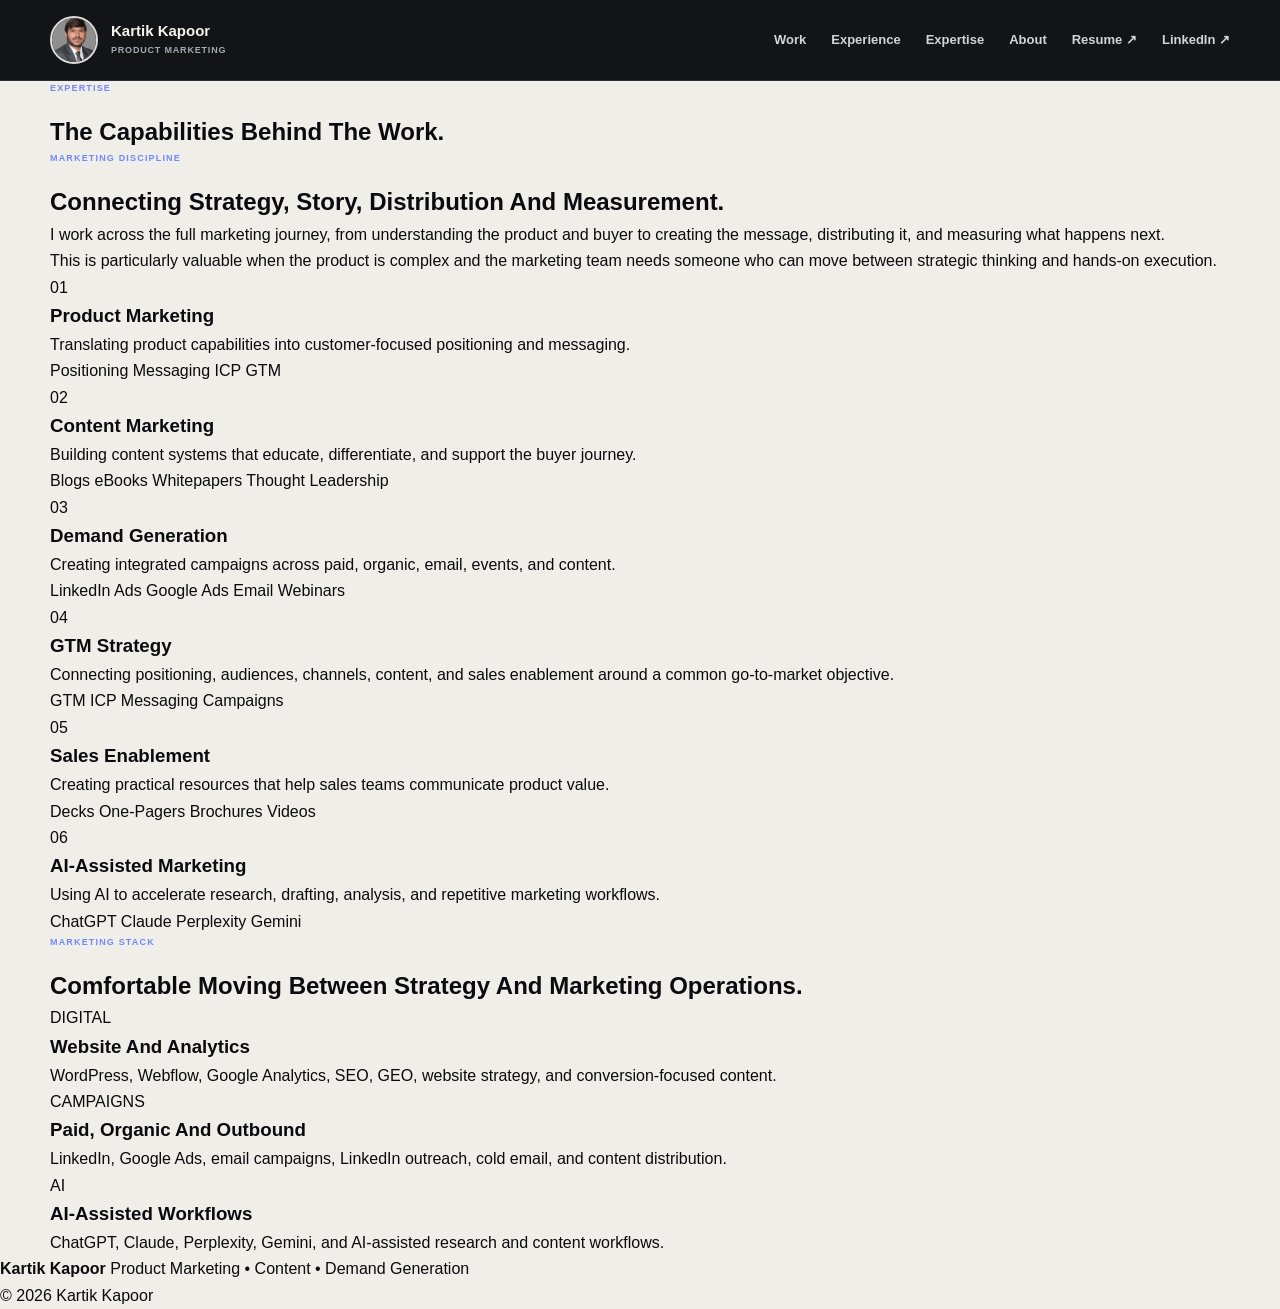
<file: expertise.html>
<!DOCTYPE html>
<html lang="en">

<head>

    <meta charset="UTF-8">

    <meta name="viewport" content="width=device-width, initial-scale=1.0">

    <meta name="description"
        content="Marketing expertise of Kartik Kapoor across Product Marketing, Content, Demand Generation, GTM, Sales Enablement and AI-assisted marketing.">

    <title>Expertise | Kartik Kapoor</title>

    <link rel="stylesheet" href="style.css">

</head>


<body>


<header class="site-header">

    <div class="nav-container">

        <a href="index.html" class="brand">

            <img src="assets/kartik-kapoor.jpg"
                 alt="Kartik Kapoor"
                 class="brand-photo">

            <div class="brand-text">

                <strong>
                    Kartik Kapoor
                </strong>

                <span>
                    Product Marketing
                </span>

            </div>

        </a>


        <nav class="main-nav">

            <a href="work.html">Work</a>

            <a href="experience.html">Experience</a>

            <a href="expertise.html">Expertise</a>

            <a href="about.html">About</a>

            <a href="assets/Kartik-Kapoor-Resume.pdf"
               target="_blank"
               class="nav-link-accent">
                Resume ↗
            </a>

            <a href="https://www.linkedin.com/in/kartik-kapoor-kk/"
               target="_blank"
               class="nav-link-accent">
                LinkedIn ↗
            </a>

        </nav>


        <button class="mobile-menu-button"
                aria-label="Open Menu">
            ☰
        </button>

    </div>

</header>



<main>


<section class="page-hero">

    <div class="section-container">

        <p class="section-label">
            Expertise
        </p>


        <h1>

            The Capabilities Behind
            <span>The Work.</span>

        </h1>

    </div>

</section>



<section class="section">

    <div class="section-container">


        <div class="content-grid">

            <div>

                <p class="section-label">
                    Marketing Discipline
                </p>

                <h2>
                    Connecting Strategy,
                    Story, Distribution And Measurement.
                </h2>

            </div>


            <div class="content-copy">

                <p class="lead">

                    I work across the full marketing journey,
                    from understanding the product and buyer to
                    creating the message, distributing it, and
                    measuring what happens next.

                </p>


                <p>

                    This is particularly valuable when the product
                    is complex and the marketing team needs someone
                    who can move between strategic thinking and
                    hands-on execution.

                </p>

            </div>

        </div>



        <div class="skill-grid">


            <article class="skill-card">

                <span>
                    01
                </span>

                <h3>
                    Product Marketing
                </h3>

                <p>

                    Translating product capabilities into
                    customer-focused positioning and messaging.

                </p>


                <div class="tags">

                    <span>Positioning</span>
                    <span>Messaging</span>
                    <span>ICP</span>
                    <span>GTM</span>

                </div>

            </article>



            <article class="skill-card">

                <span>
                    02
                </span>

                <h3>
                    Content Marketing
                </h3>

                <p>

                    Building content systems that educate,
                    differentiate, and support the buyer journey.

                </p>


                <div class="tags">

                    <span>Blogs</span>
                    <span>eBooks</span>
                    <span>Whitepapers</span>
                    <span>Thought Leadership</span>

                </div>

            </article>



            <article class="skill-card">

                <span>
                    03
                </span>

                <h3>
                    Demand Generation
                </h3>

                <p>

                    Creating integrated campaigns across paid,
                    organic, email, events, and content.

                </p>


                <div class="tags">

                    <span>LinkedIn Ads</span>
                    <span>Google Ads</span>
                    <span>Email</span>
                    <span>Webinars</span>

                </div>

            </article>



            <article class="skill-card">

                <span>
                    04
                </span>

                <h3>
                    GTM Strategy
                </h3>

                <p>

                    Connecting positioning, audiences, channels,
                    content, and sales enablement around a common
                    go-to-market objective.

                </p>


                <div class="tags">

                    <span>GTM</span>
                    <span>ICP</span>
                    <span>Messaging</span>
                    <span>Campaigns</span>

                </div>

            </article>



            <article class="skill-card">

                <span>
                    05
                </span>

                <h3>
                    Sales Enablement
                </h3>

                <p>

                    Creating practical resources that help sales
                    teams communicate product value.

                </p>


                <div class="tags">

                    <span>Decks</span>
                    <span>One-Pagers</span>
                    <span>Brochures</span>
                    <span>Videos</span>

                </div>

            </article>



            <article class="skill-card">

                <span>
                    06
                </span>

                <h3>
                    AI-Assisted Marketing
                </h3>

                <p>

                    Using AI to accelerate research, drafting,
                    analysis, and repetitive marketing workflows.

                </p>


                <div class="tags">

                    <span>ChatGPT</span>
                    <span>Claude</span>
                    <span>Perplexity</span>
                    <span>Gemini</span>

                </div>

            </article>


        </div>

    </div>

</section>



<section class="industry-story">

    <div class="section-container">

        <p class="section-label">
            Marketing Stack
        </p>


        <div class="industry-story-grid">

            <div>

                <h2>
                    Comfortable Moving
                    Between Strategy And
                    <span>Marketing Operations.</span>
                </h2>

            </div>


            <div class="industry-story-content">

                <div>

                    <span>
                        DIGITAL
                    </span>

                    <h3>
                        Website And Analytics
                    </h3>

                    <p>
                        WordPress, Webflow, Google Analytics,
                        SEO, GEO, website strategy, and conversion-focused
                        content.
                    </p>

                </div>


                <div>

                    <span>
                        CAMPAIGNS
                    </span>

                    <h3>
                        Paid, Organic And Outbound
                    </h3>

                    <p>
                        LinkedIn, Google Ads, email campaigns,
                        LinkedIn outreach, cold email, and content
                        distribution.
                    </p>

                </div>


                <div>

                    <span>
                        AI
                    </span>

                    <h3>
                        AI-Assisted Workflows
                    </h3>

                    <p>
                        ChatGPT, Claude, Perplexity, Gemini,
                        and AI-assisted research and content workflows.
                    </p>

                </div>

            </div>

        </div>

    </div>

</section>


</main>



<footer>

    <div>

        <strong>
            Kartik Kapoor
        </strong>

        <span>
            Product Marketing • Content • Demand Generation
        </span>

    </div>

    <span>
        © 2026 Kartik Kapoor
    </span>

</footer>


<script src="script.js"></script>

</body>

</html>
</file>
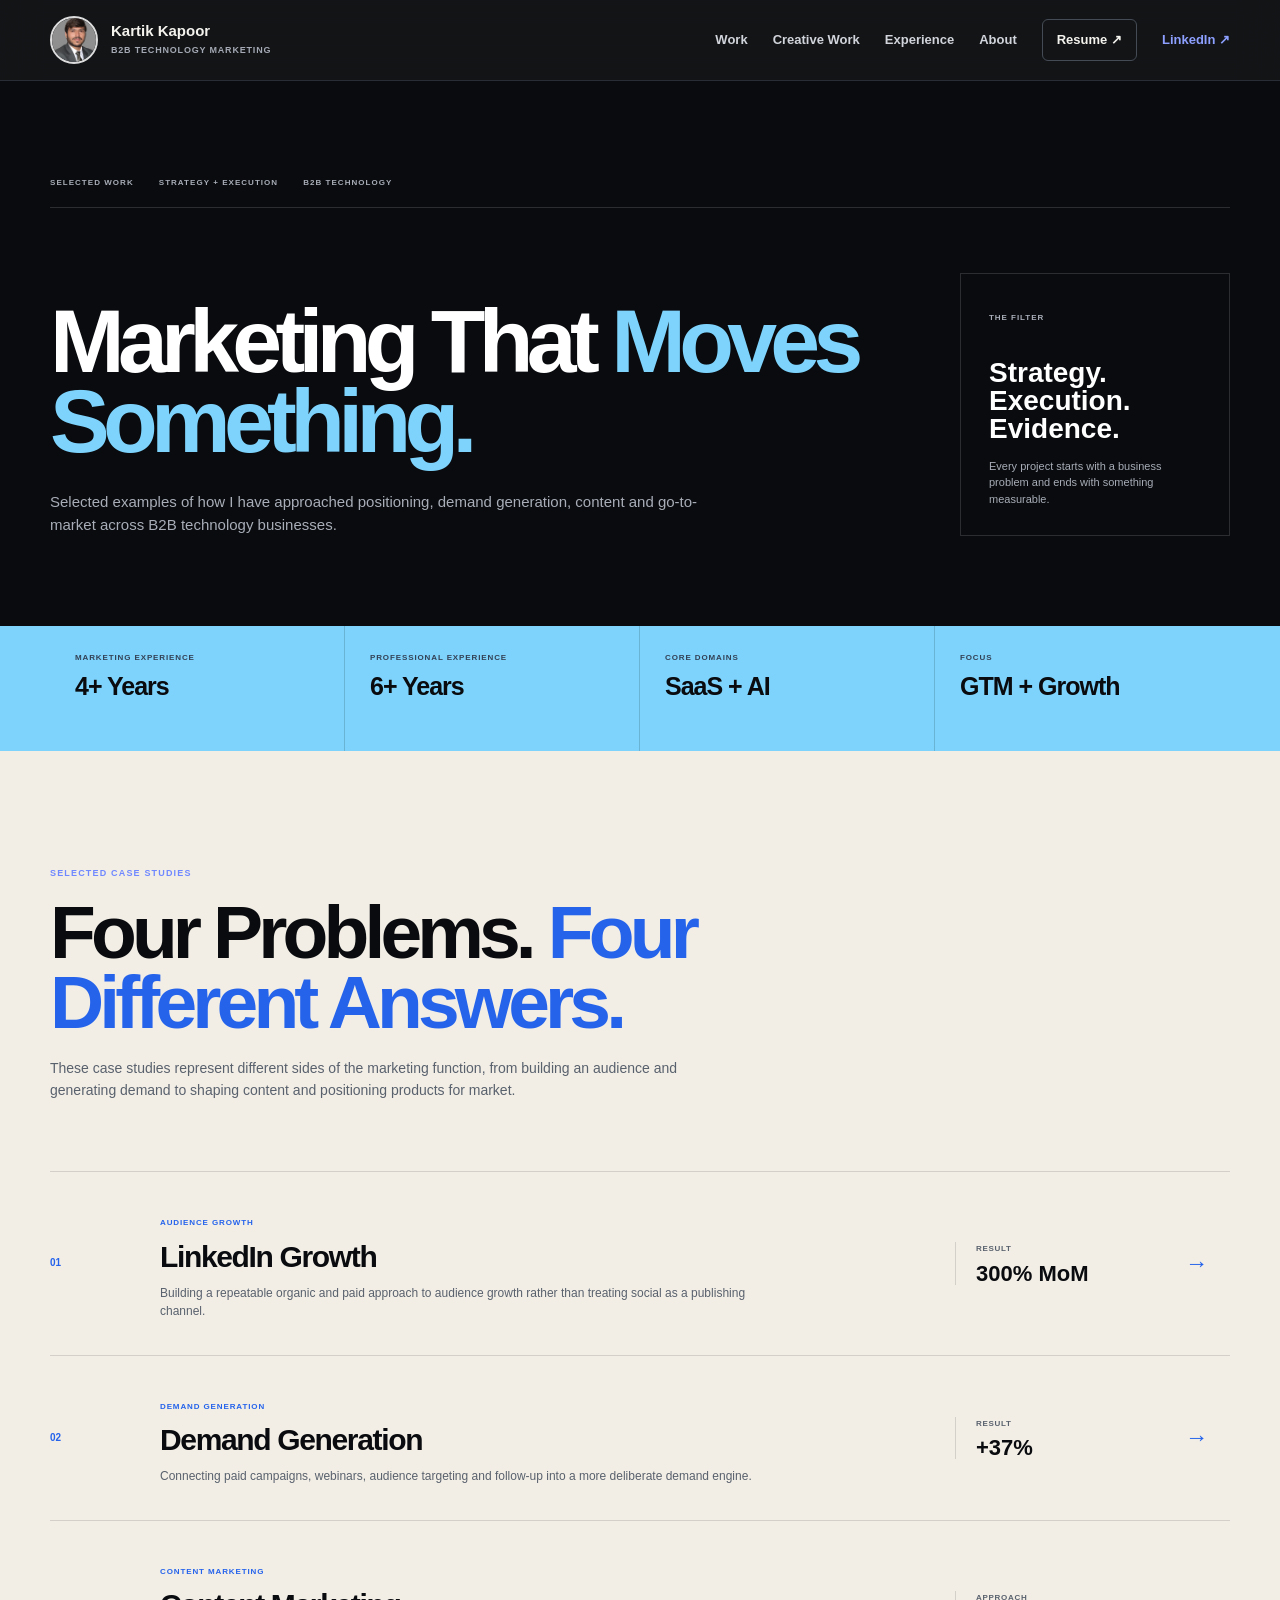
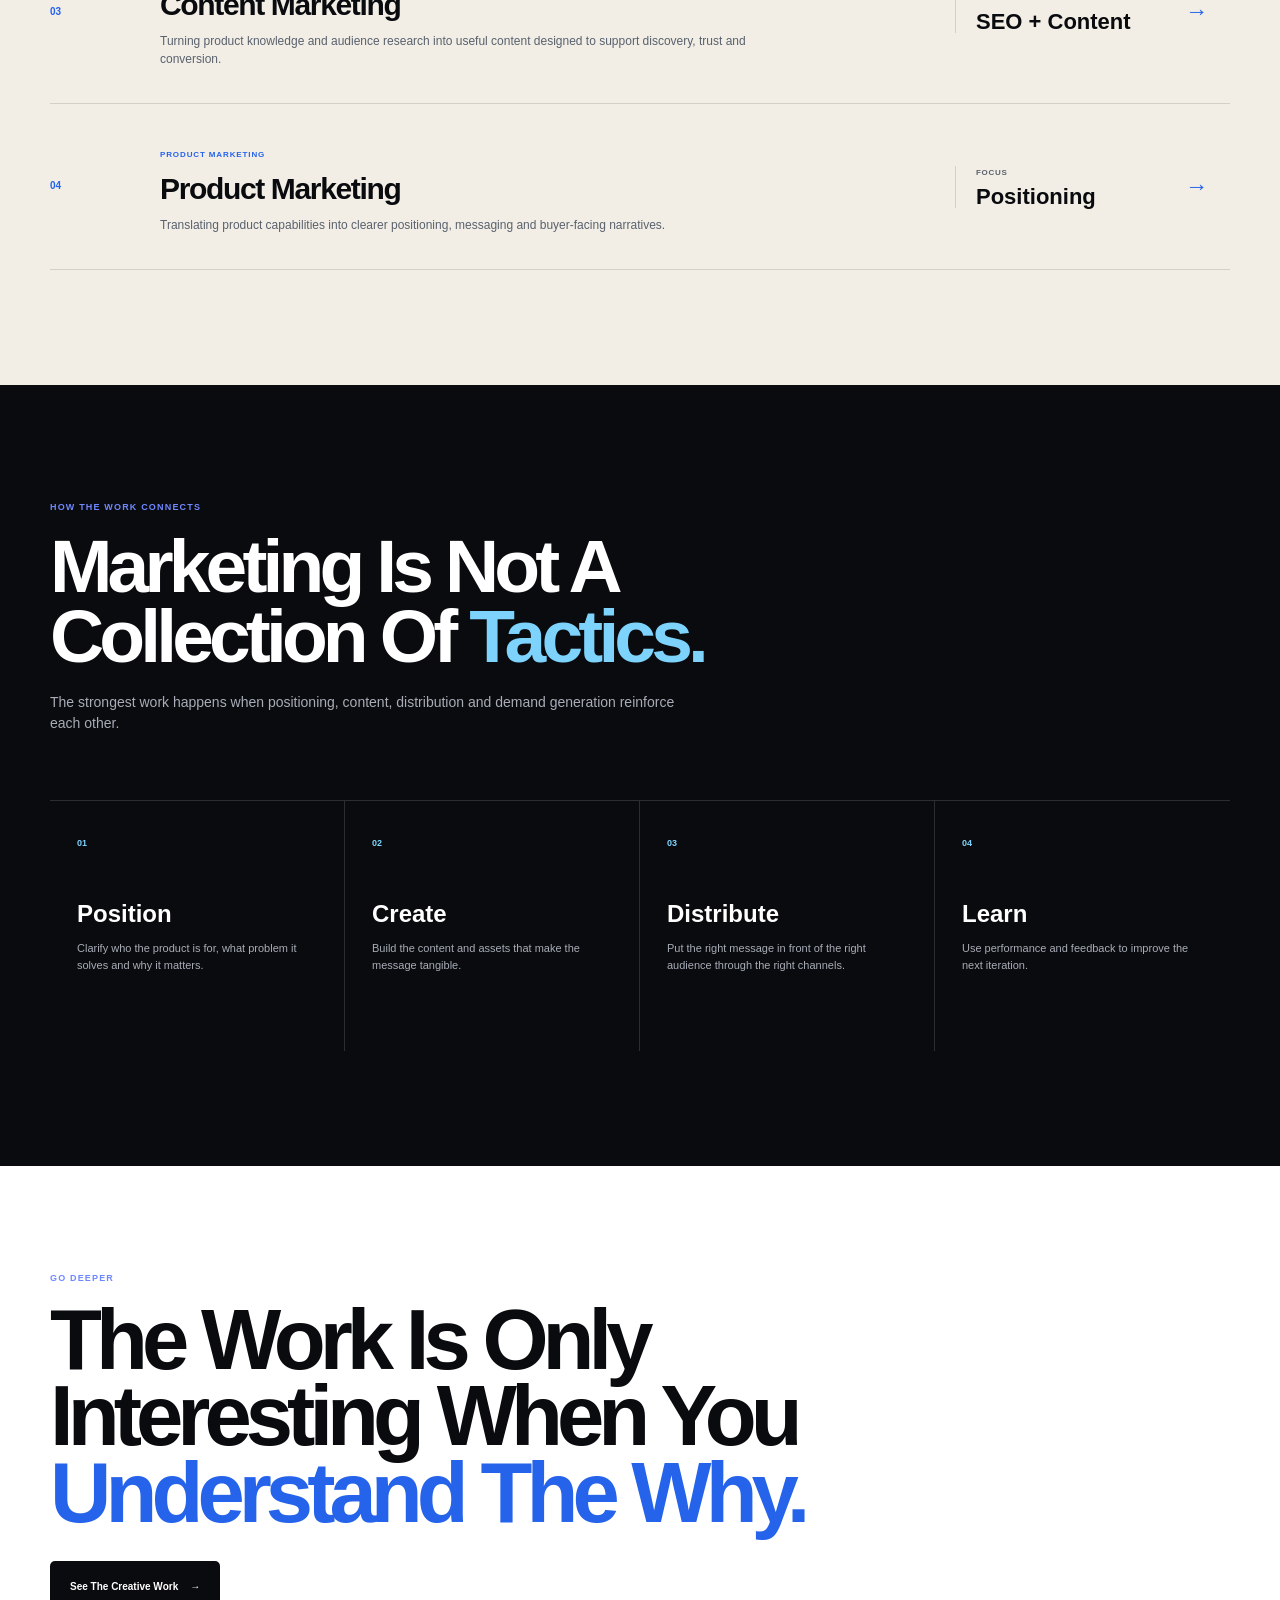
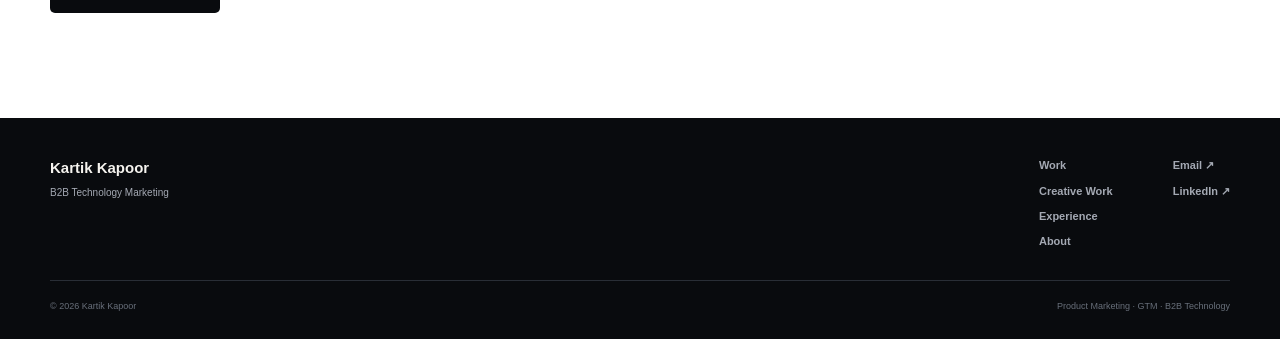
<file: work.html>
<!DOCTYPE html>
<html lang="en">

<head>

    <meta charset="UTF-8">

    <meta
        name="viewport"
        content="width=device-width, initial-scale=1.0"
    >

    <meta
        name="description"
        content="Selected marketing work by Kartik Kapoor across product marketing, demand generation, content and go-to-market."
    >

    <link
        rel="icon"
        type="image/jpeg"
        href="assets/kartik-kapoor.jpg"
    >

    <link
        rel="apple-touch-icon"
        href="assets/kartik-kapoor.jpg"
    >

    <title>
        Selected Work | Kartik Kapoor
    </title>

    <link
        rel="stylesheet"
        href="style.css"
    >

    <style>

        /* =================================================
           WORK PAGE
        ================================================= */

        .work-page {
            background: #f2eee6;
        }


        .work-hero {
            padding: 95px 0 90px;
            background: #090b0e;
            color: #ffffff;
        }


        .work-kicker {
            display: flex;
            flex-wrap: wrap;
            gap: 25px;
            padding-bottom: 18px;
            border-bottom: 1px solid rgba(255,255,255,0.14);
            color: #a8adb7;
            font-size: 8px;
            font-weight: 900;
            letter-spacing: 0.13em;
            text-transform: uppercase;
        }


        .work-hero-grid {
            display: grid;
            grid-template-columns: minmax(0, 1fr) 270px;
            gap: 80px;
            align-items: end;
            padding-top: 65px;
        }


        .work-hero h1 {
            max-width: 900px;
            margin: 0;
            font-size: clamp(53px, 7vw, 91px);
            line-height: 0.89;
            letter-spacing: -0.075em;
        }


        .work-hero h1 span {
            color: #7dd3fc;
        }


        .work-hero-copy {
            max-width: 650px;
            margin-top: 28px;
            color: #a8adb7;
            font-size: 15px;
            line-height: 1.55;
        }


        .work-hero-note {
            padding: 28px;
            border: 1px solid rgba(255,255,255,0.14);
        }


        .work-hero-note span {
            color: #a8adb7;
            font-size: 8px;
            font-weight: 900;
            letter-spacing: 0.12em;
        }


        .work-hero-note strong {
            display: block;
            margin-top: 30px;
            color: #ffffff;
            font-size: 28px;
            line-height: 1;
        }


        .work-hero-note p {
            margin-top: 15px;
            color: #a8adb7;
            font-size: 11px;
            line-height: 1.5;
        }


        /* -----------------------------------------------
           PROOF BAR
        ----------------------------------------------- */

        .work-proof {
            background: #7dd3fc;
        }


        .work-proof-grid {
            display: grid;
            grid-template-columns: repeat(4, 1fr);
        }


        .work-proof-item {
            min-height: 125px;
            padding: 25px;
            border-right: 1px solid rgba(9,11,14,0.16);
        }


        .work-proof-item:last-child {
            border-right: 0;
        }


        .work-proof-item span {
            display: block;
            color: #334155;
            font-size: 8px;
            font-weight: 900;
            letter-spacing: 0.11em;
            text-transform: uppercase;
        }


        .work-proof-item strong {
            display: block;
            margin-top: 10px;
            color: #090b0e;
            font-size: 25px;
            line-height: 1;
            letter-spacing: -0.04em;
        }


        /* -----------------------------------------------
           CASE STUDIES
        ----------------------------------------------- */

        .work-cases {
            padding: 115px 0;
            background: #f2eee6;
        }


        .work-section-heading {
            max-width: 850px;
        }


        .work-section-heading h2 {
            margin-top: 8px;
            font-size: clamp(44px, 6vw, 75px);
            line-height: 0.94;
            letter-spacing: -0.065em;
        }


        .work-section-heading h2 span {
            color: #2563eb;
        }


        .work-section-heading p:last-child {
            max-width: 650px;
            margin-top: 20px;
            color: #59616d;
            font-size: 14px;
            line-height: 1.55;
        }


        .work-case-list {
            margin-top: 70px;
            border-top: 1px solid rgba(9,11,14,0.13);
        }


        .work-case {
            display: grid;
            grid-template-columns: 80px minmax(0, 1fr) 200px 45px;
            gap: 30px;
            align-items: center;
            padding: 35px 0;
            border-bottom: 1px solid rgba(9,11,14,0.13);
            color: #090b0e;
            transition:
                padding 0.25s ease,
                background 0.25s ease;
        }


        .work-case:hover {
            padding-left: 20px;
            padding-right: 20px;
            background: #ffffff;
        }


        .work-case-number {
            color: #2563eb;
            font-size: 10px;
            font-weight: 900;
        }


        .work-case-main span {
            color: #2563eb;
            font-size: 8px;
            font-weight: 900;
            letter-spacing: 0.11em;
            text-transform: uppercase;
        }


        .work-case-main h3 {
            margin-top: 8px;
            font-size: 30px;
            line-height: 1;
            letter-spacing: -0.045em;
        }


        .work-case-main p {
            max-width: 600px;
            margin-top: 12px;
            color: #59616d;
            font-size: 12px;
            line-height: 1.5;
        }


        .work-case-result {
            padding-left: 20px;
            border-left: 1px solid rgba(9,11,14,0.13);
        }


        .work-case-result span {
            display: block;
            color: #59616d;
            font-size: 8px;
            font-weight: 900;
            letter-spacing: 0.09em;
        }


        .work-case-result strong {
            display: block;
            margin-top: 7px;
            color: #090b0e;
            font-size: 22px;
            line-height: 1;
        }


        .work-case-arrow {
            color: #2563eb;
            font-size: 23px;
        }


        /* -----------------------------------------------
           MARKETING SYSTEM
        ----------------------------------------------- */

        .work-system {
            padding: 115px 0;
            background: #090b0e;
            color: #ffffff;
        }


        .work-system-heading {
            max-width: 850px;
        }


        .work-system-heading h2 {
            margin-top: 8px;
            font-size: clamp(44px, 6vw, 75px);
            line-height: 0.94;
            letter-spacing: -0.065em;
        }


        .work-system-heading h2 span {
            color: #7dd3fc;
        }


        .work-system-heading p:last-child {
            max-width: 650px;
            margin-top: 20px;
            color: #a8adb7;
            font-size: 14px;
            line-height: 1.55;
        }


        .work-system-grid {
            display: grid;
            grid-template-columns: repeat(4, 1fr);
            margin-top: 65px;
            border-top: 1px solid rgba(255,255,255,0.14);
        }


        .work-system-item {
            min-height: 250px;
            padding: 27px;
            border-right: 1px solid rgba(255,255,255,0.14);
        }


        .work-system-item:last-child {
            border-right: 0;
        }


        .work-system-item span {
            color: #7dd3fc;
            font-size: 9px;
            font-weight: 900;
        }


        .work-system-item strong {
            display: block;
            margin-top: 48px;
            color: #ffffff;
            font-size: 24px;
            line-height: 1;
        }


        .work-system-item p {
            margin-top: 14px;
            color: #a8adb7;
            font-size: 11px;
            line-height: 1.5;
        }


        /* -----------------------------------------------
           CTA
        ----------------------------------------------- */

        .work-cta {
            padding: 105px 0;
            background: #ffffff;
        }


        .work-cta h2 {
            max-width: 900px;
            margin-top: 8px;
            font-size: clamp(50px, 7vw, 85px);
            line-height: 0.9;
            letter-spacing: -0.07em;
        }


        .work-cta h2 span {
            color: #2563eb;
        }


        .work-cta-button {
            display: inline-flex;
            align-items: center;
            gap: 12px;
            min-height: 52px;
            margin-top: 30px;
            padding: 0 20px;
            border-radius: 5px;
            background: #090b0e;
            color: #ffffff;
            font-size: 10px;
            font-weight: 900;
        }


        .work-cta-button:hover {
            background: #2563eb;
            color: #ffffff;
        }


        /* -----------------------------------------------
           MOBILE
        ----------------------------------------------- */

        @media (max-width: 950px) {

            .work-hero-grid {
                grid-template-columns: 1fr;
                gap: 50px;
            }


            .work-proof-grid {
                grid-template-columns: repeat(2, 1fr);
            }


            .work-proof-item:nth-child(2) {
                border-right: 0;
            }


            .work-system-grid {
                grid-template-columns: repeat(2, 1fr);
            }


            .work-system-item:nth-child(2) {
                border-right: 0;
            }


            .work-case {
                grid-template-columns: 50px minmax(0, 1fr) 150px 30px;
                gap: 18px;
            }

        }


        @media (max-width: 700px) {

            .work-hero {
                padding: 70px 0;
            }


            .work-hero h1 {
                font-size: 51px;
            }


            .work-cases,
            .work-system {
                padding: 80px 0;
            }


            .work-section-heading h2,
            .work-system-heading h2 {
                font-size: 42px;
            }


            .work-proof-grid {
                grid-template-columns: 1fr;
            }


            .work-proof-item {
                min-height: auto;
                border-right: 0;
                border-bottom: 1px solid rgba(9,11,14,0.16);
            }


            .work-proof-item:last-child {
                border-bottom: 0;
            }


            .work-case {
                grid-template-columns: 35px 1fr 25px;
                gap: 15px;
                padding: 25px 0;
            }


            .work-case-result {
                grid-column: 2 / 3;
                padding: 12px 0 0;
                border-left: 0;
                border-top: 1px solid rgba(9,11,14,0.13);
            }


            .work-case-arrow {
                grid-column: 3;
                grid-row: 1;
            }


            .work-case-main h3 {
                font-size: 23px;
            }


            .work-case:hover {
                padding-left: 10px;
                padding-right: 10px;
            }


            .work-system-grid {
                grid-template-columns: 1fr;
            }


            .work-system-item {
                border-right: 0;
                border-bottom: 1px solid rgba(255,255,255,0.14);
            }


            .work-system-item:last-child {
                border-bottom: 0;
            }


            .work-cta {
                padding: 80px 0;
            }

        }

    </style>

</head>


<body>


<header class="site-header">

    <div class="nav-container">


        <a
            href="index.html"
            class="brand"
        >

            <img
                src="assets/kartik-kapoor.jpg"
                alt="Kartik Kapoor"
                class="brand-photo"
            >


            <div class="brand-text">

                <strong>
                    Kartik Kapoor
                </strong>

                <span>
                    B2B Technology Marketing
                </span>

            </div>

        </a>


        <nav class="main-nav">

            <a
                href="work.html"
                class="active"
            >
                Work
            </a>


            <a href="creative-work.html">
                Creative Work
            </a>


            <a href="experience.html">
                Experience
            </a>


            <a href="about.html">
                About
            </a>


            <a
                href="assets/Kartik-Kapoor-Resume.pdf"
                target="_blank"
                class="nav-resume"
            >
                Resume ↗
            </a>


            <a
                href="https://www.linkedin.com/in/kartik-kapoor-kk/"
                target="_blank"
                class="nav-linkedin"
            >
                LinkedIn ↗
            </a>

        </nav>


        <button
            class="mobile-menu-button"
            aria-label="Open navigation"
            aria-expanded="false"
        >
            ☰
        </button>


    </div>

</header>


<main class="work-page">


<!-- =====================================================
     HERO
===================================================== -->

<section class="work-hero">

    <div class="section-container">


        <div class="work-kicker">

            <span>
                Selected Work
            </span>

            <span>
                Strategy + Execution
            </span>

            <span>
                B2B Technology
            </span>

        </div>


        <div class="work-hero-grid">


            <div>

                <h1>
                    Marketing That
                    <span>Moves Something.</span>
                </h1>


                <p class="work-hero-copy">
                    Selected examples of how I have approached
                    positioning, demand generation, content and
                    go-to-market across B2B technology businesses.
                </p>

            </div>


            <div class="work-hero-note">

                <span>
                    THE FILTER
                </span>


                <strong>
                    Strategy.
                    Execution.
                    Evidence.
                </strong>


                <p>
                    Every project starts with a business problem
                    and ends with something measurable.
                </p>

            </div>


        </div>


    </div>

</section>


<!-- =====================================================
     PROOF
===================================================== -->

<section class="work-proof">

    <div class="section-container">


        <div class="work-proof-grid">


            <div class="work-proof-item">

                <span>
                    Marketing Experience
                </span>

                <strong>
                    4+ Years
                </strong>

            </div>


            <div class="work-proof-item">

                <span>
                    Professional Experience
                </span>

                <strong>
                    6+ Years
                </strong>

            </div>


            <div class="work-proof-item">

                <span>
                    Core Domains
                </span>

                <strong>
                    SaaS + AI
                </strong>

            </div>


            <div class="work-proof-item">

                <span>
                    Focus
                </span>

                <strong>
                    GTM + Growth
                </strong>

            </div>


        </div>

    </div>

</section>


<!-- =====================================================
     CASE STUDIES
===================================================== -->

<section class="work-cases">

    <div class="section-container">


        <div class="work-section-heading">

            <p class="section-label">
                Selected Case Studies
            </p>


            <h2>
                Four Problems.
                <span>Four Different Answers.</span>
            </h2>


            <p>
                These case studies represent different sides
                of the marketing function, from building an
                audience and generating demand to shaping
                content and positioning products for market.
            </p>

        </div>


        <div class="work-case-list">


            <!-- 01 -->

            <a
                href="case-studies/linkedin-growth.html"
                class="work-case"
            >

                <div class="work-case-number">
                    01
                </div>


                <div class="work-case-main">

                    <span>
                        Audience Growth
                    </span>


                    <h3>
                        LinkedIn Growth
                    </h3>


                    <p>
                        Building a repeatable organic and paid
                        approach to audience growth rather than
                        treating social as a publishing channel.
                    </p>

                </div>


                <div class="work-case-result">

                    <span>
                        RESULT
                    </span>

                    <strong>
                        300% MoM
                    </strong>

                </div>


                <div class="work-case-arrow">
                    →
                </div>

            </a>


            <!-- 02 -->

            <a
                href="case-studies/demand-generation.html"
                class="work-case"
            >

                <div class="work-case-number">
                    02
                </div>


                <div class="work-case-main">

                    <span>
                        Demand Generation
                    </span>


                    <h3>
                        Demand Generation
                    </h3>


                    <p>
                        Connecting paid campaigns, webinars,
                        audience targeting and follow-up into
                        a more deliberate demand engine.
                    </p>

                </div>


                <div class="work-case-result">

                    <span>
                        RESULT
                    </span>

                    <strong>
                        +37%
                    </strong>

                </div>


                <div class="work-case-arrow">
                    →
                </div>

            </a>


            <!-- 03 -->

            <a
                href="case-studies/content-marketing.html"
                class="work-case"
            >

                <div class="work-case-number">
                    03
                </div>


                <div class="work-case-main">

                    <span>
                        Content Marketing
                    </span>


                    <h3>
                        Content Marketing
                    </h3>


                    <p>
                        Turning product knowledge and audience
                        research into useful content designed to
                        support discovery, trust and conversion.
                    </p>

                </div>


                <div class="work-case-result">

                    <span>
                        APPROACH
                    </span>

                    <strong>
                        SEO + Content
                    </strong>

                </div>


                <div class="work-case-arrow">
                    →
                </div>

            </a>


            <!-- 04 -->

            <a
                href="case-studies/product-marketing.html"
                class="work-case"
            >

                <div class="work-case-number">
                    04
                </div>


                <div class="work-case-main">

                    <span>
                        Product Marketing
                    </span>


                    <h3>
                        Product Marketing
                    </h3>


                    <p>
                        Translating product capabilities into
                        clearer positioning, messaging and
                        buyer-facing narratives.
                    </p>

                </div>


                <div class="work-case-result">

                    <span>
                        FOCUS
                    </span>

                    <strong>
                        Positioning
                    </strong>

                </div>


                <div class="work-case-arrow">
                    →
                </div>

            </a>


        </div>


    </div>

</section>


<!-- =====================================================
     MARKETING SYSTEM
===================================================== -->

<section class="work-system">

    <div class="section-container">


        <div class="work-system-heading">

            <p class="section-label">
                How The Work Connects
            </p>


            <h2>
                Marketing Is Not
                A Collection Of <span>Tactics.</span>
            </h2>


            <p>
                The strongest work happens when positioning,
                content, distribution and demand generation
                reinforce each other.
            </p>

        </div>


        <div class="work-system-grid">


            <div class="work-system-item">

                <span>
                    01
                </span>


                <strong>
                    Position
                </strong>


                <p>
                    Clarify who the product is for,
                    what problem it solves and why
                    it matters.
                </p>

            </div>


            <div class="work-system-item">

                <span>
                    02
                </span>


                <strong>
                    Create
                </strong>


                <p>
                    Build the content and assets that
                    make the message tangible.
                </p>

            </div>


            <div class="work-system-item">

                <span>
                    03
                </span>


                <strong>
                    Distribute
                </strong>


                <p>
                    Put the right message in front of
                    the right audience through the
                    right channels.
                </p>

            </div>


            <div class="work-system-item">

                <span>
                    04
                </span>


                <strong>
                    Learn
                </strong>


                <p>
                    Use performance and feedback to
                    improve the next iteration.
                </p>

            </div>


        </div>


    </div>

</section>


<!-- =====================================================
     CTA
===================================================== -->

<section class="work-cta">

    <div class="section-container">


        <p class="section-label">
            Go Deeper
        </p>


        <h2>
            The Work Is Only
            Interesting When You
            <span>Understand The Why.</span>
        </h2>


        <a
            href="creative-work.html"
            class="work-cta-button"
        >
            See The Creative Work
            <span>
                →
            </span>
        </a>


    </div>

</section>


</main>


<footer class="site-footer">

    <div class="footer-top">


        <div class="footer-brand">

            <strong>
                Kartik Kapoor
            </strong>

            <p>
                B2B Technology Marketing
            </p>

        </div>


        <div class="footer-navigation">

            <a href="work.html">
                Work
            </a>

            <a href="creative-work.html">
                Creative Work
            </a>

            <a href="experience.html">
                Experience
            </a>

            <a href="about.html">
                About
            </a>

        </div>


        <div class="footer-contact">

            <a href="mailto:kapoorkartik69@gmail.com">
                Email ↗
            </a>


            <a
                href="https://www.linkedin.com/in/kartik-kapoor-kk/"
                target="_blank"
            >
                LinkedIn ↗
            </a>

        </div>


    </div>


    <div class="footer-bottom">

        <span>
            © 2026 Kartik Kapoor
        </span>


        <span>
            Product Marketing · GTM · B2B Technology
        </span>

    </div>

</footer>


<script src="script.js"></script>

</body>

</html>
</file>
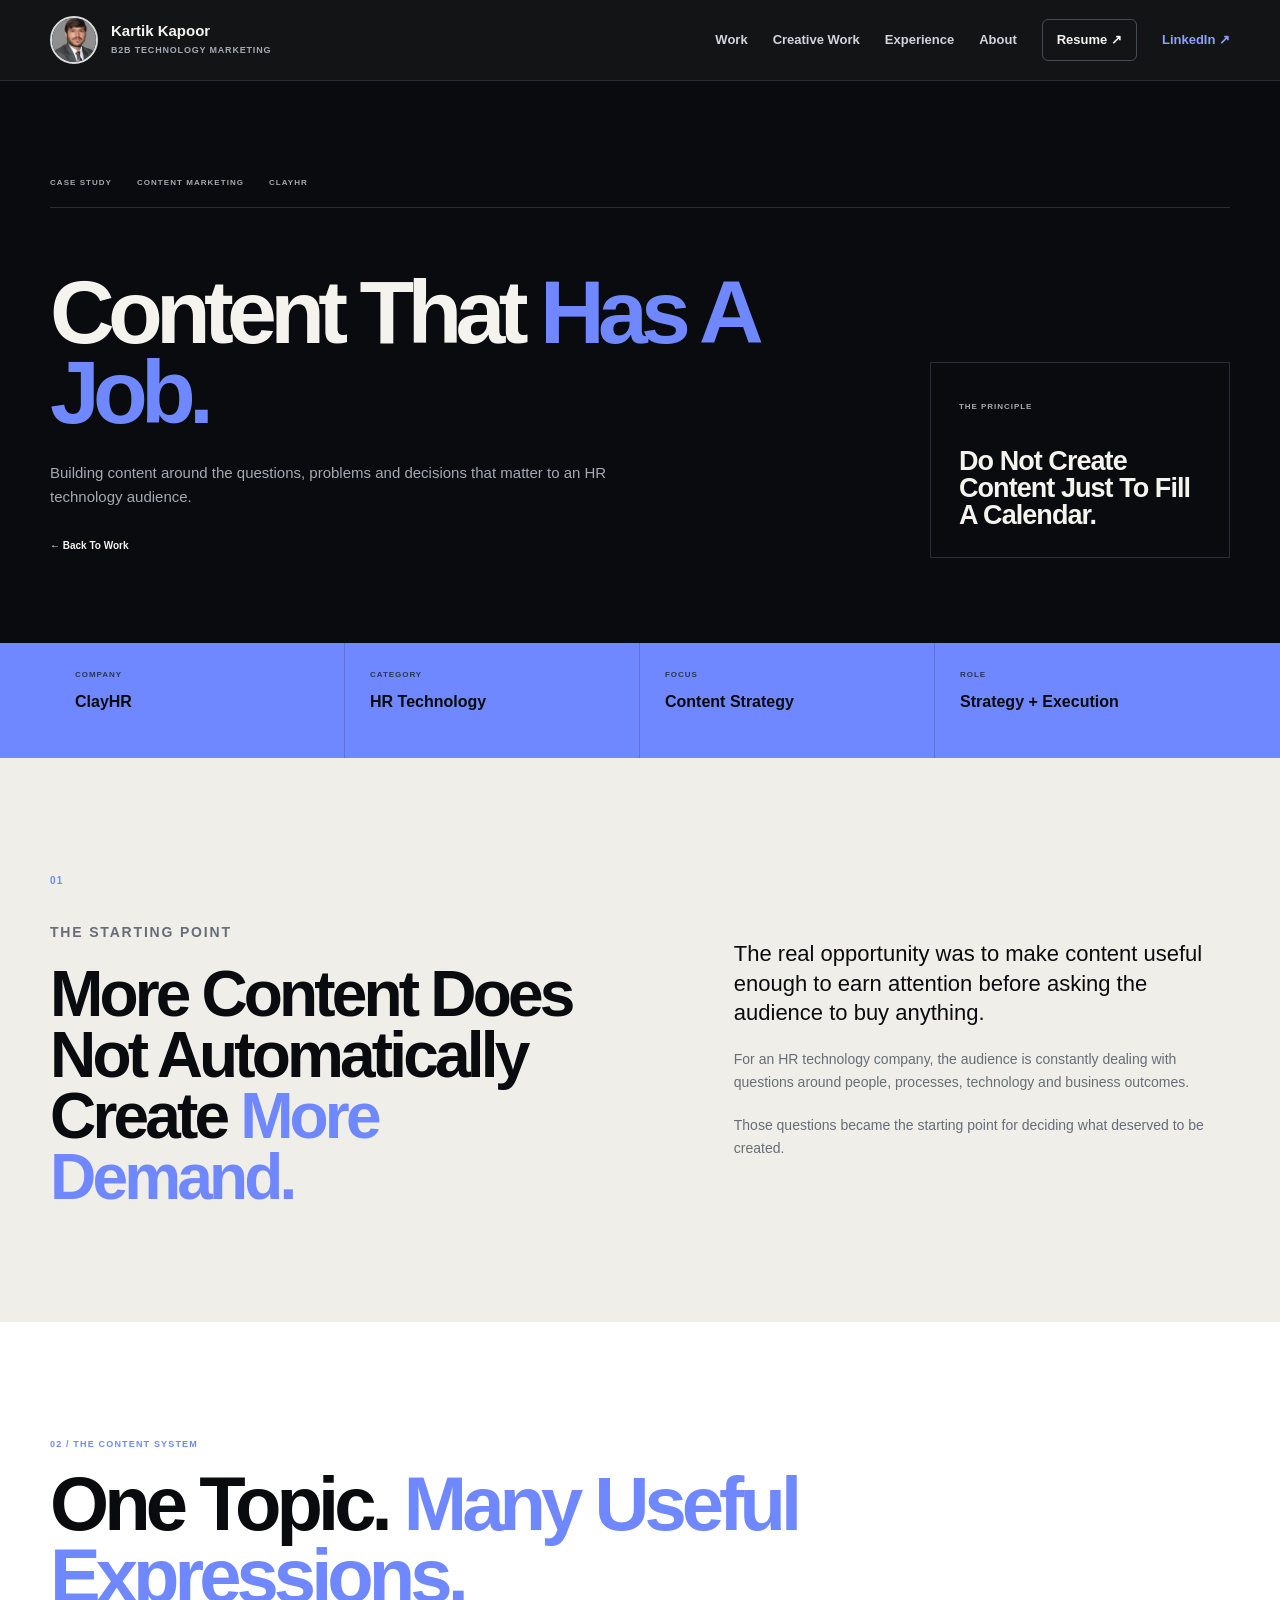
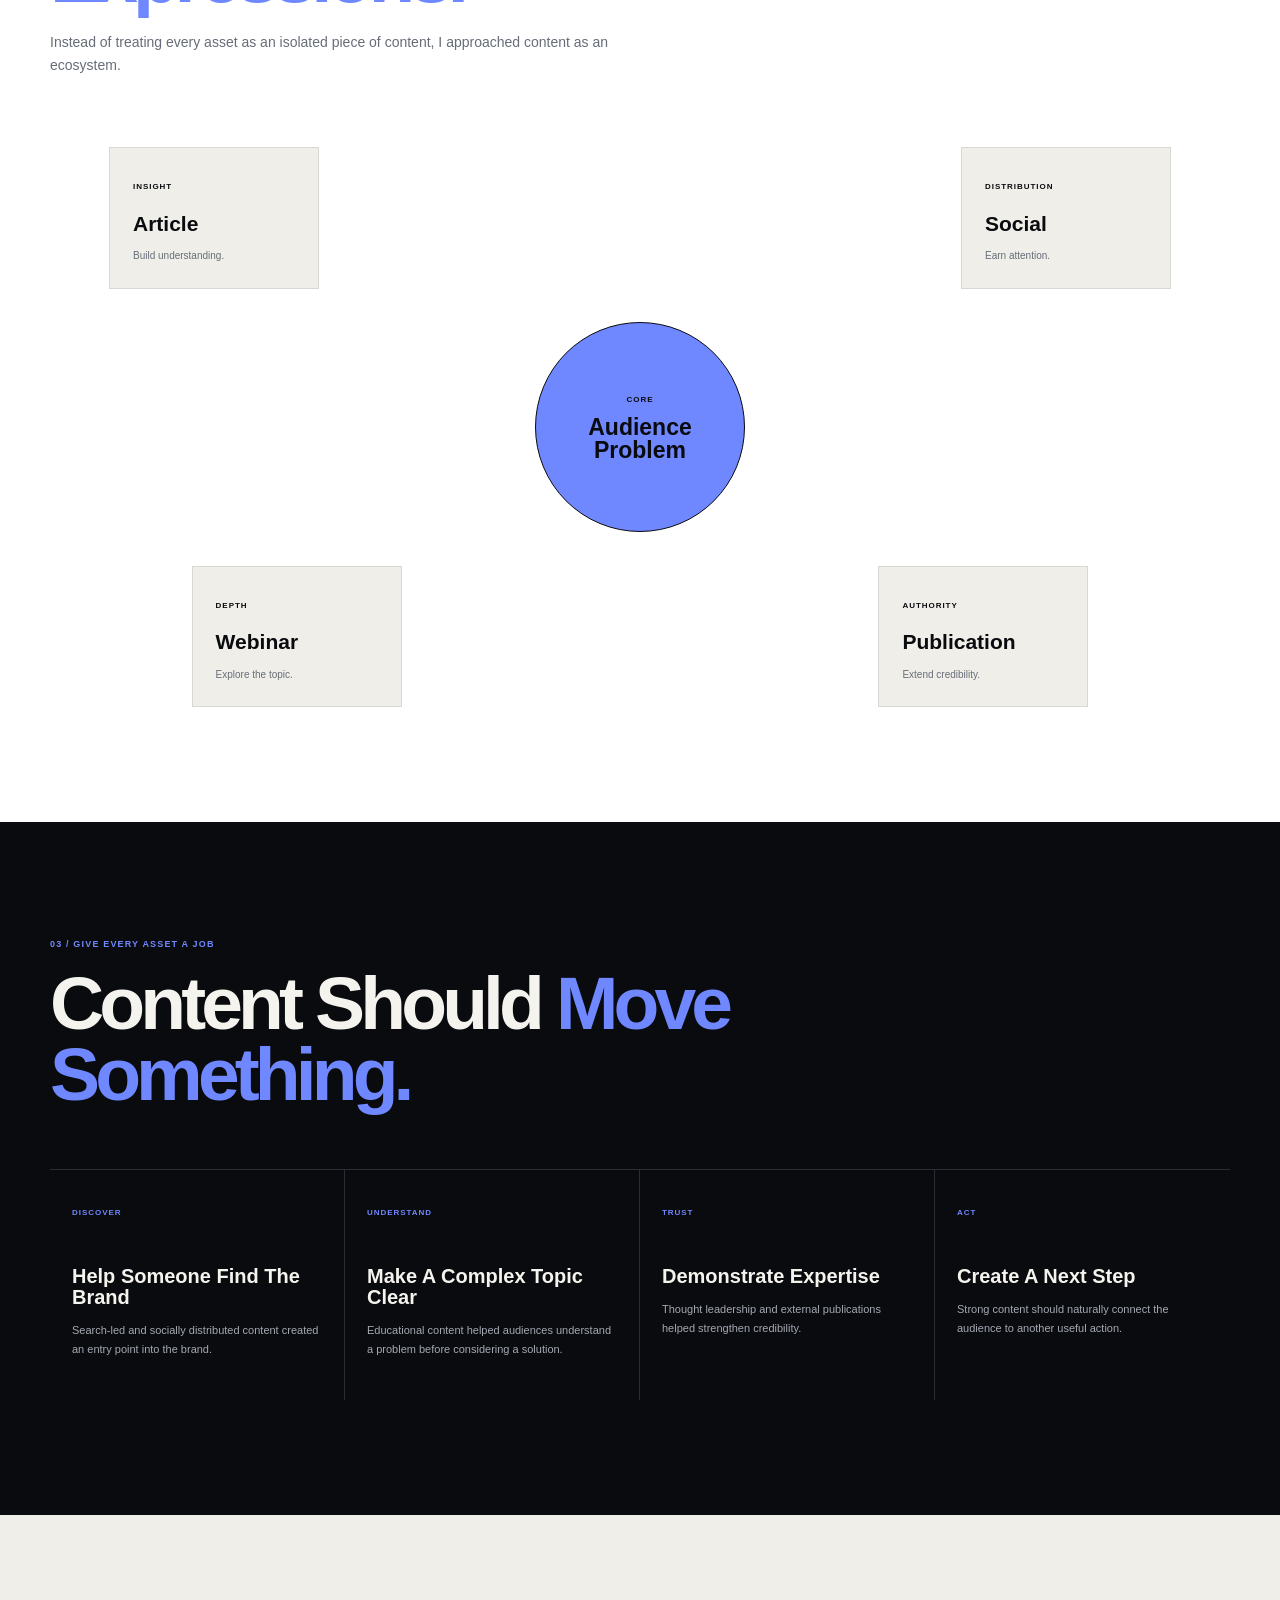
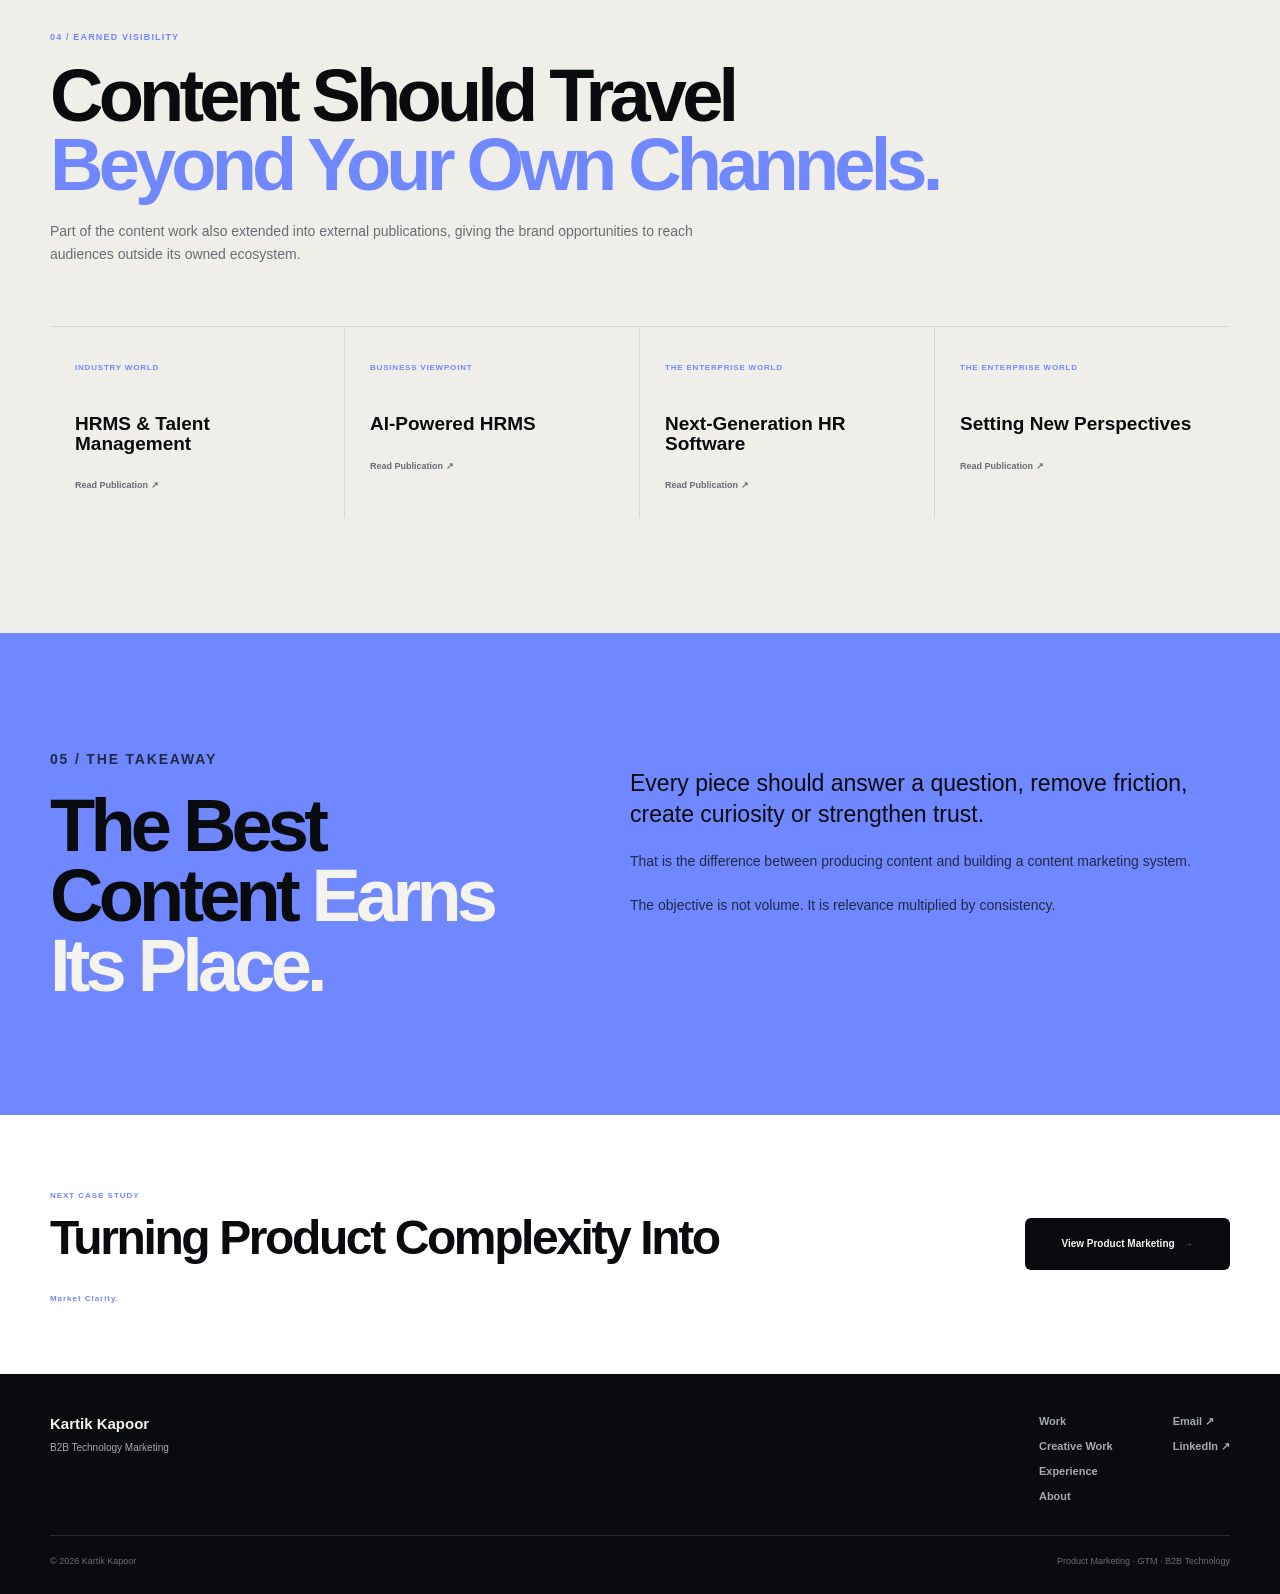
<file: case-studies/content-marketing.html>
<!DOCTYPE html>
<html lang="en">

<head>

    <meta charset="UTF-8">

    <meta
        name="viewport"
        content="width=device-width, initial-scale=1.0"
    >

    <meta
        name="description"
        content="Content marketing case study by Kartik Kapoor."
    >

    <link
        rel="icon"
        type="image/jpeg"
        href="../assets/kartik-kapoor.jpg"
    >

    <link
        rel="apple-touch-icon"
        href="../assets/kartik-kapoor.jpg"
    >

    <title>
        Content Marketing | Kartik Kapoor
    </title>

    <link
        rel="stylesheet"
        href="../style.css"
    >

</head>


<body>


<header class="site-header">

    <div class="nav-container">


        <a
            href="../index.html"
            class="brand"
        >

            <img
                src="../assets/kartik-kapoor.jpg"
                alt="Kartik Kapoor"
                class="brand-photo"
            >

            <div class="brand-text">

                <strong>
                    Kartik Kapoor
                </strong>

                <span>
                    B2B Technology Marketing
                </span>

            </div>

        </a>


        <nav class="main-nav">

            <a href="../work.html">
                Work
            </a>

            <a href="../creative-work.html">
                Creative Work
            </a>

            <a href="../experience.html">
                Experience
            </a>

            <a href="../about.html">
                About
            </a>

            <a
                href="../assets/Kartik-Kapoor-Resume.pdf"
                target="_blank"
                class="nav-resume"
            >
                Resume ↗
            </a>

            <a
                href="https://www.linkedin.com/in/kartik-kapoor-kk/"
                target="_blank"
                class="nav-linkedin"
            >
                LinkedIn ↗
            </a>

        </nav>


        <button
            class="mobile-menu-button"
            aria-label="Open navigation"
            aria-expanded="false"
        >
            ☰
        </button>


    </div>

</header>


<main>


<!-- HERO -->

<section class="content-hero">

    <div class="section-container">


        <div class="content-kicker">

            <span>
                Case Study
            </span>

            <span>
                Content Marketing
            </span>

            <span>
                ClayHR
            </span>

        </div>


        <div class="content-hero-grid">


            <div>

                <h1>
                    Content That
                    <span>Has A Job.</span>
                </h1>


                <p>
                    Building content around the questions,
                    problems and decisions that matter to
                    an HR technology audience.
                </p>


                <a
                    href="../work.html"
                    class="case-back-link"
                >
                    ← Back To Work
                </a>

            </div>


            <div class="content-hero-statement">

                <span>
                    THE PRINCIPLE
                </span>

                <strong>
                    Do Not
                    Create Content
                    Just To Fill
                    A Calendar.
                </strong>

            </div>


        </div>


    </div>

</section>


<!-- CONTEXT -->

<section class="content-context">

    <div class="section-container">


        <div class="content-context-grid">


            <div>

                <span>
                    Company
                </span>

                <strong>
                    ClayHR
                </strong>

            </div>


            <div>

                <span>
                    Category
                </span>

                <strong>
                    HR Technology
                </strong>

            </div>


            <div>

                <span>
                    Focus
                </span>

                <strong>
                    Content Strategy
                </strong>

            </div>


            <div>

                <span>
                    Role
                </span>

                <strong>
                    Strategy + Execution
                </strong>

            </div>


        </div>

    </div>

</section>


<!-- STARTING POINT -->

<section class="content-start">

    <div class="section-container">


        <div class="content-start-number">
            01
        </div>


        <div class="content-start-grid">


            <div>

                <p class="section-label">
                    The Starting Point
                </p>


                <h2>
                    More Content Does Not
                    Automatically Create
                    <span>More Demand.</span>
                </h2>

            </div>


            <div>

                <p class="content-lead">
                    The real opportunity was to make content
                    useful enough to earn attention before
                    asking the audience to buy anything.
                </p>


                <p>
                    For an HR technology company, the audience
                    is constantly dealing with questions around
                    people, processes, technology and business
                    outcomes.
                </p>


                <p>
                    Those questions became the starting point
                    for deciding what deserved to be created.
                </p>

            </div>


        </div>

    </div>

</section>


<!-- CONTENT SYSTEM -->

<section class="content-system">

    <div class="section-container">


        <div class="content-system-heading">

            <p class="section-label">
                02 / The Content System
            </p>


            <h2>
                One Topic.
                <span>Many Useful Expressions.</span>
            </h2>


            <p>
                Instead of treating every asset as an isolated
                piece of content, I approached content as an
                ecosystem.
            </p>

        </div>


        <div class="content-ecosystem">


            <div class="ecosystem-center">

                <span>
                    CORE
                </span>

                <strong>
                    Audience
                    Problem
                </strong>

            </div>


            <div class="ecosystem-item ecosystem-one">

                <span>
                    INSIGHT
                </span>

                <strong>
                    Article
                </strong>

                <p>
                    Build understanding.
                </p>

            </div>


            <div class="ecosystem-item ecosystem-two">

                <span>
                    DISTRIBUTION
                </span>

                <strong>
                    Social
                </strong>

                <p>
                    Earn attention.
                </p>

            </div>


            <div class="ecosystem-item ecosystem-three">

                <span>
                    DEPTH
                </span>

                <strong>
                    Webinar
                </strong>

                <p>
                    Explore the topic.
                </p>

            </div>


            <div class="ecosystem-item ecosystem-four">

                <span>
                    AUTHORITY
                </span>

                <strong>
                    Publication
                </strong>

                <p>
                    Extend credibility.
                </p>

            </div>


        </div>


    </div>

</section>


<!-- CONTENT JOBS -->

<section class="content-jobs">

    <div class="section-container">


        <div class="content-jobs-heading">

            <p class="section-label">
                03 / Give Every Asset A Job
            </p>


            <h2>
                Content Should
                <span>Move Something.</span>
            </h2>

        </div>


        <div class="content-jobs-list">


            <div>

                <span>
                    DISCOVER
                </span>

                <strong>
                    Help Someone Find The Brand
                </strong>

                <p>
                    Search-led and socially distributed
                    content created an entry point into
                    the brand.
                </p>

            </div>


            <div>

                <span>
                    UNDERSTAND
                </span>

                <strong>
                    Make A Complex Topic Clear
                </strong>

                <p>
                    Educational content helped audiences
                    understand a problem before considering
                    a solution.
                </p>

            </div>


            <div>

                <span>
                    TRUST
                </span>

                <strong>
                    Demonstrate Expertise
                </strong>

                <p>
                    Thought leadership and external
                    publications helped strengthen credibility.
                </p>

            </div>


            <div>

                <span>
                    ACT
                </span>

                <strong>
                    Create A Next Step
                </strong>

                <p>
                    Strong content should naturally connect
                    the audience to another useful action.
                </p>

            </div>


        </div>


    </div>

</section>


<!-- PUBLICATIONS -->

<section class="content-publications">

    <div class="section-container">


        <div class="publication-intro">

            <p class="section-label">
                04 / Earned Visibility
            </p>


            <h2>
                Content Should Travel
                <span>Beyond Your Own Channels.</span>
            </h2>


            <p>
                Part of the content work also extended into
                external publications, giving the brand
                opportunities to reach audiences outside
                its owned ecosystem.
            </p>

        </div>


        <div class="publication-strip">


            <a
                href="https://industryworldmag.com/a-global-hrms-choice-clayhr-worlds-best-talent-management-system/"
                target="_blank"
            >
                <span>
                    INDUSTRY WORLD
                </span>

                <strong>
                    HRMS & Talent Management
                </strong>

                <small>
                    Read Publication ↗
                </small>

            </a>


            <a
                href="https://businessviewpointmagazine.com/clayhr-ai-powered-hrms/"
                target="_blank"
            >
                <span>
                    BUSINESS VIEWPOINT
                </span>

                <strong>
                    AI-Powered HRMS
                </strong>

                <small>
                    Read Publication ↗
                </small>

            </a>


            <a
                href="https://theenterpriseworld.com/clayhr-next-generation-hr-software/"
                target="_blank"
            >
                <span>
                    THE ENTERPRISE WORLD
                </span>

                <strong>
                    Next-Generation HR Software
                </strong>

                <small>
                    Read Publication ↗
                </small>

            </a>


            <a
                href="https://theenterpriseworld.com/clayhr-setting-new-perspectives/"
                target="_blank"
            >
                <span>
                    THE ENTERPRISE WORLD
                </span>

                <strong>
                    Setting New Perspectives
                </strong>

                <small>
                    Read Publication ↗
                </small>

            </a>


        </div>


    </div>

</section>


<!-- TAKEAWAY -->

<section class="content-takeaway">

    <div class="section-container">


        <div>

            <p class="section-label">
                05 / The Takeaway
            </p>


            <h2>
                The Best Content
                <span>Earns Its Place.</span>
            </h2>

        </div>


        <div>

            <p class="content-takeaway-lead">
                Every piece should answer a question,
                remove friction, create curiosity or
                strengthen trust.
            </p>


            <p>
                That is the difference between producing
                content and building a content marketing
                system.
            </p>


            <p>
                The objective is not volume.
                It is relevance multiplied by consistency.
            </p>

        </div>


    </div>

</section>


<!-- NEXT -->

<section class="content-next">

    <div class="section-container">


        <div>

            <span>
                NEXT CASE STUDY
            </span>


            <h2>
                Turning Product Complexity
                Into <span>Market Clarity.</span>
            </h2>

        </div>


        <a
            href="product-marketing.html"
            class="next-case-button"
        >
            View Product Marketing
            <span>
                →
            </span>
        </a>


    </div>

</section>


</main>


<footer class="site-footer">

    <div class="footer-top">


        <div class="footer-brand">

            <strong>
                Kartik Kapoor
            </strong>

            <p>
                B2B Technology Marketing
            </p>

        </div>


        <div class="footer-navigation">

            <a href="../work.html">
                Work
            </a>

            <a href="../creative-work.html">
                Creative Work
            </a>

            <a href="../experience.html">
                Experience
            </a>

            <a href="../about.html">
                About
            </a>

        </div>


        <div class="footer-contact">

            <a href="mailto:kapoorkartik69@gmail.com">
                Email ↗
            </a>


            <a
                href="https://www.linkedin.com/in/kartik-kapoor-kk/"
                target="_blank"
            >
                LinkedIn ↗
            </a>

        </div>


    </div>


    <div class="footer-bottom">

        <span>
            © 2026 Kartik Kapoor
        </span>


        <span>
            Product Marketing · GTM · B2B Technology
        </span>

    </div>

</footer>


<script src="../script.js"></script>

</body>

</html>
</file>
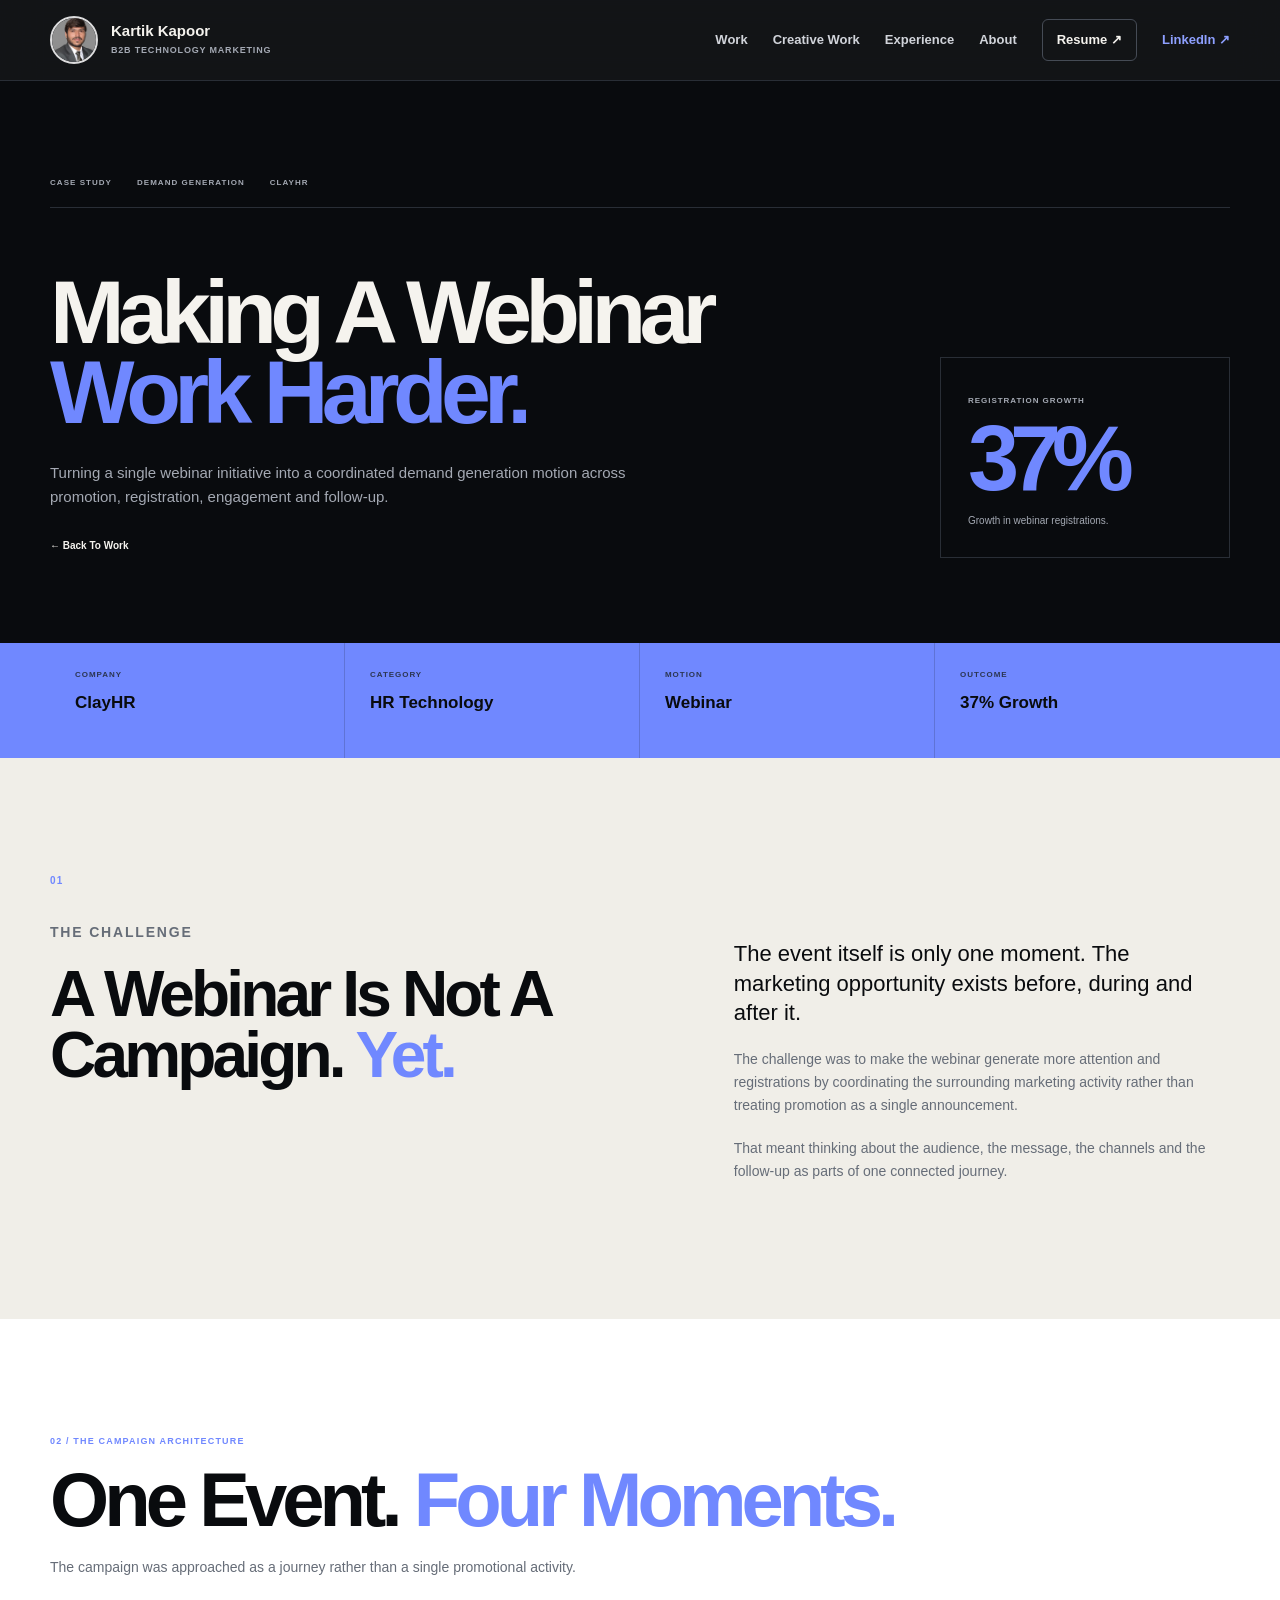
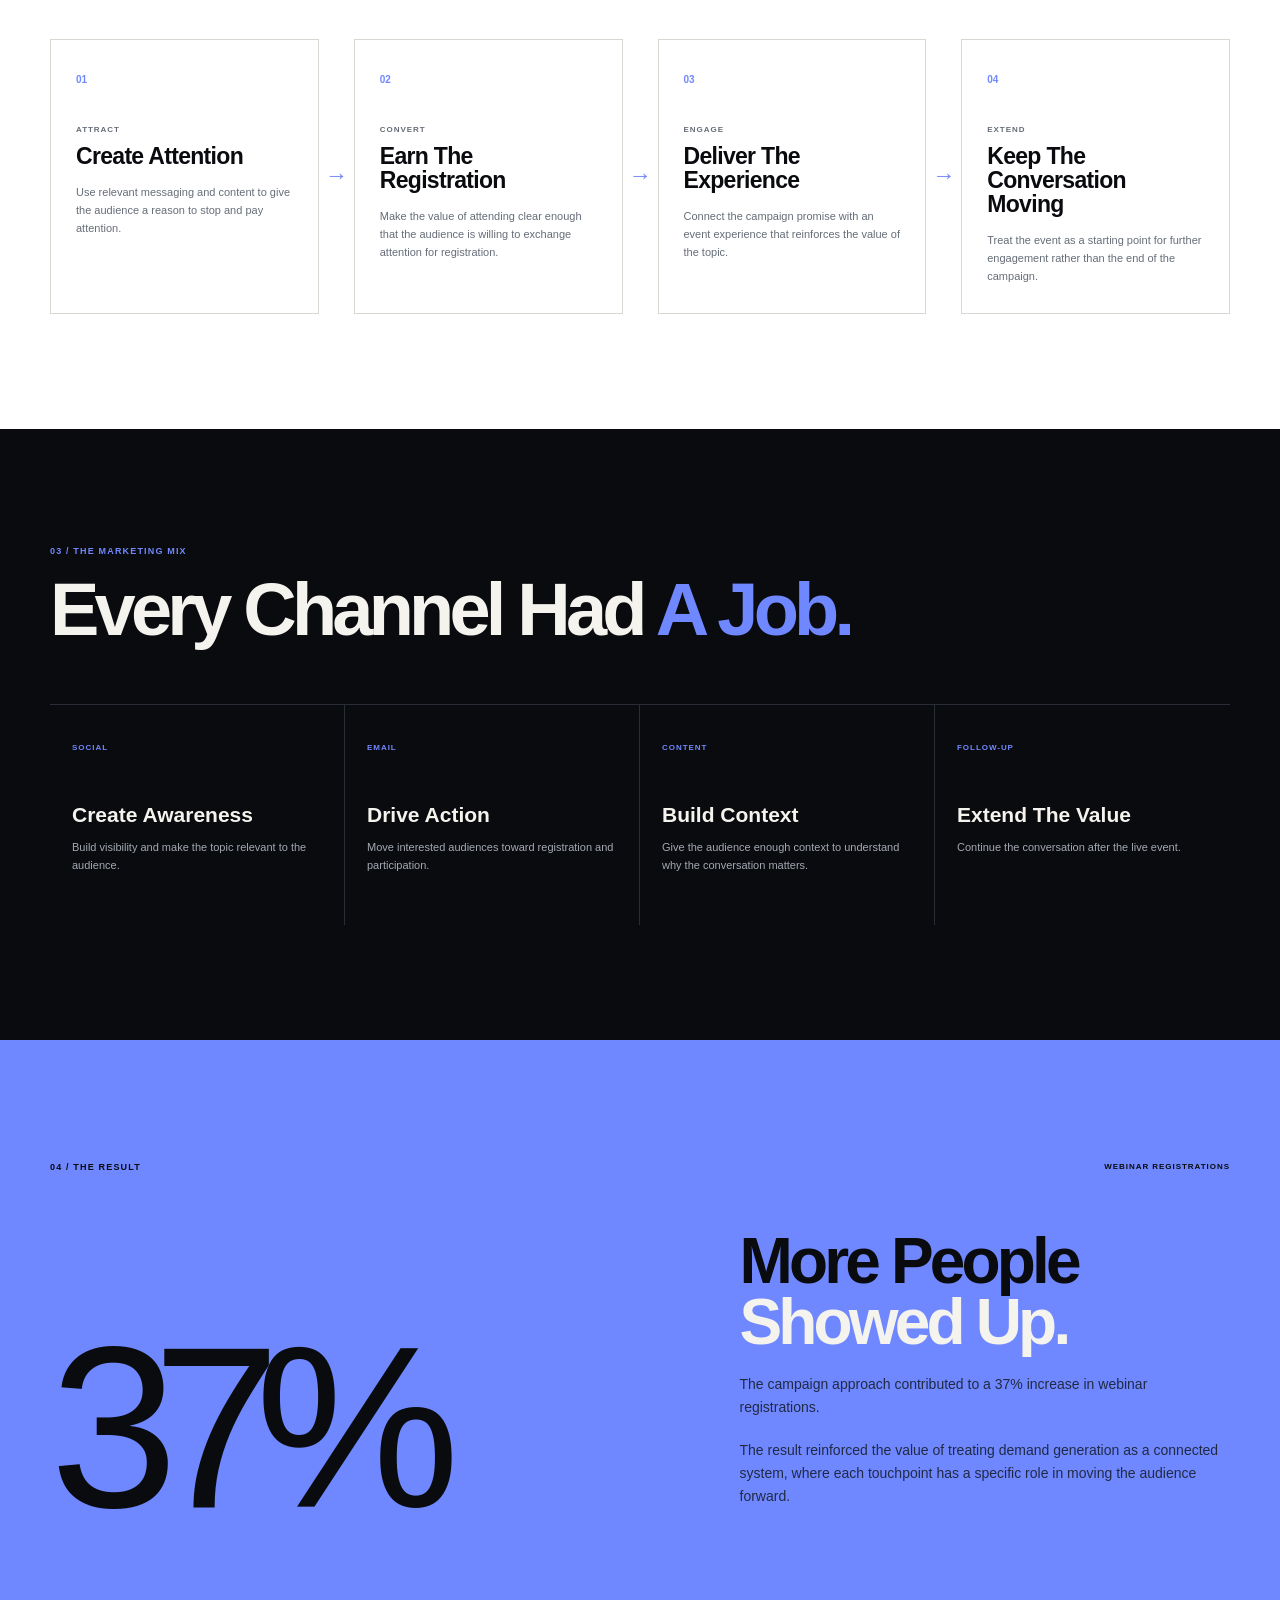
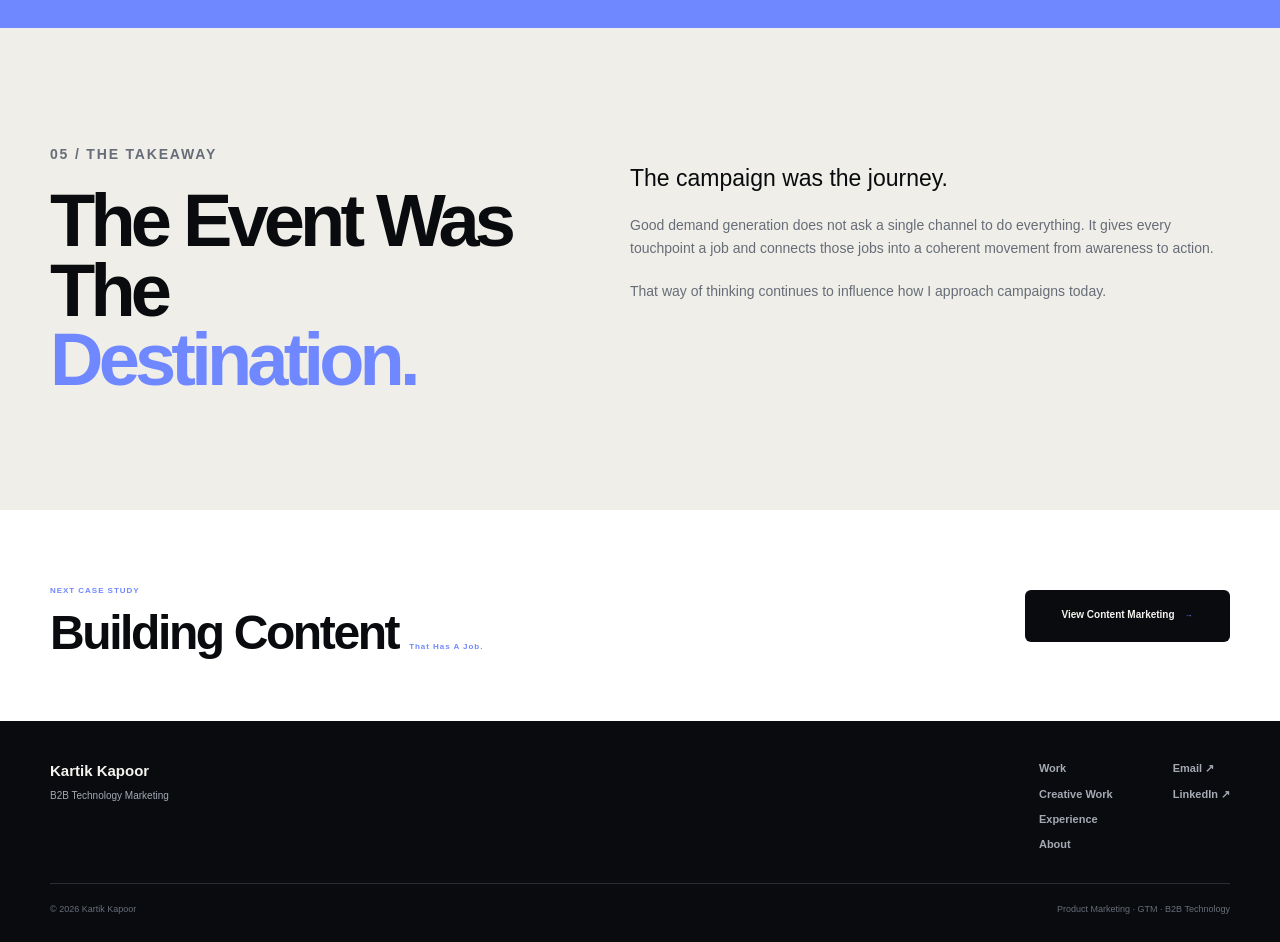
<file: case-studies/demand-generation.html>
<!DOCTYPE html>
<html lang="en">

<head>

    <meta charset="UTF-8">

    <meta
        name="viewport"
        content="width=device-width, initial-scale=1.0"
    >

    <meta
        name="description"
        content="Demand generation case study by Kartik Kapoor."
    >

    <link
        rel="icon"
        type="image/jpeg"
        href="../assets/kartik-kapoor.jpg"
    >

    <link
        rel="apple-touch-icon"
        href="../assets/kartik-kapoor.jpg"
    >

    <title>
        Demand Generation | Kartik Kapoor
    </title>

    <link
        rel="stylesheet"
        href="../style.css"
    >

</head>


<body>


<header class="site-header">

    <div class="nav-container">


        <a
            href="../index.html"
            class="brand"
        >

            <img
                src="../assets/kartik-kapoor.jpg"
                alt="Kartik Kapoor"
                class="brand-photo"
            >

            <div class="brand-text">

                <strong>
                    Kartik Kapoor
                </strong>

                <span>
                    B2B Technology Marketing
                </span>

            </div>

        </a>


        <nav class="main-nav">

            <a href="../work.html">
                Work
            </a>

            <a href="../creative-work.html">
                Creative Work
            </a>

            <a href="../experience.html">
                Experience
            </a>

            <a href="../about.html">
                About
            </a>

            <a
                href="../assets/Kartik-Kapoor-Resume.pdf"
                target="_blank"
                class="nav-resume"
            >
                Resume ↗
            </a>

            <a
                href="https://www.linkedin.com/in/kartik-kapoor-kk/"
                target="_blank"
                class="nav-linkedin"
            >
                LinkedIn ↗
            </a>

        </nav>


        <button
            class="mobile-menu-button"
            aria-label="Open navigation"
            aria-expanded="false"
        >
            ☰
        </button>


    </div>

</header>


<main>


<!-- =========================================
     HERO
========================================= -->

<section class="demand-hero">

    <div class="section-container">


        <div class="demand-kicker">

            <span>
                Case Study
            </span>

            <span>
                Demand Generation
            </span>

            <span>
                ClayHR
            </span>

        </div>


        <div class="demand-hero-grid">


            <div>

                <h1>
                    Making A Webinar
                    <span>Work Harder.</span>
                </h1>


                <p>
                    Turning a single webinar initiative into
                    a coordinated demand generation motion
                    across promotion, registration, engagement
                    and follow-up.
                </p>


                <a
                    href="../work.html"
                    class="case-back-link"
                >
                    ← Back To Work
                </a>

            </div>


            <div class="demand-hero-side">

                <span>
                    REGISTRATION GROWTH
                </span>


                <strong>
                    37%
                </strong>


                <p>
                    Growth in webinar
                    registrations.
                </p>

            </div>


        </div>


    </div>

</section>


<!-- =========================================
     CONTEXT
========================================= -->

<section class="demand-context">

    <div class="section-container">


        <div class="demand-context-grid">


            <div>

                <span>
                    Company
                </span>

                <strong>
                    ClayHR
                </strong>

            </div>


            <div>

                <span>
                    Category
                </span>

                <strong>
                    HR Technology
                </strong>

            </div>


            <div>

                <span>
                    Motion
                </span>

                <strong>
                    Webinar
                </strong>

            </div>


            <div>

                <span>
                    Outcome
                </span>

                <strong>
                    37% Growth
                </strong>

            </div>


        </div>

    </div>

</section>


<!-- =========================================
     CHALLENGE
========================================= -->

<section class="demand-challenge">

    <div class="section-container">


        <div class="demand-challenge-number">
            01
        </div>


        <div class="demand-challenge-grid">


            <div>

                <p class="section-label">
                    The Challenge
                </p>


                <h2>
                    A Webinar Is Not
                    A Campaign.
                    <span>Yet.</span>
                </h2>

            </div>


            <div>

                <p class="demand-lead">
                    The event itself is only one moment.
                    The marketing opportunity exists before,
                    during and after it.
                </p>


                <p>
                    The challenge was to make the webinar
                    generate more attention and registrations
                    by coordinating the surrounding marketing
                    activity rather than treating promotion
                    as a single announcement.
                </p>


                <p>
                    That meant thinking about the audience,
                    the message, the channels and the follow-up
                    as parts of one connected journey.
                </p>

            </div>


        </div>

    </div>

</section>


<!-- =========================================
     CAMPAIGN JOURNEY
========================================= -->

<section class="demand-journey">

    <div class="section-container">


        <div class="demand-journey-heading">

            <p class="section-label">
                02 / The Campaign Architecture
            </p>


            <h2>
                One Event.
                <span>Four Moments.</span>
            </h2>


            <p>
                The campaign was approached as a journey
                rather than a single promotional activity.
            </p>

        </div>


        <div class="demand-flow">


            <div class="demand-flow-item">

                <span>
                    01
                </span>

                <small>
                    ATTRACT
                </small>

                <h3>
                    Create Attention
                </h3>

                <p>
                    Use relevant messaging and content
                    to give the audience a reason to
                    stop and pay attention.
                </p>

            </div>


            <div class="demand-flow-arrow">
                →
            </div>


            <div class="demand-flow-item">

                <span>
                    02
                </span>

                <small>
                    CONVERT
                </small>

                <h3>
                    Earn The Registration
                </h3>

                <p>
                    Make the value of attending clear
                    enough that the audience is willing
                    to exchange attention for registration.
                </p>

            </div>


            <div class="demand-flow-arrow">
                →
            </div>


            <div class="demand-flow-item">

                <span>
                    03
                </span>

                <small>
                    ENGAGE
                </small>

                <h3>
                    Deliver The Experience
                </h3>

                <p>
                    Connect the campaign promise with
                    an event experience that reinforces
                    the value of the topic.
                </p>

            </div>


            <div class="demand-flow-arrow">
                →
            </div>


            <div class="demand-flow-item">

                <span>
                    04
                </span>

                <small>
                    EXTEND
                </small>

                <h3>
                    Keep The Conversation Moving
                </h3>

                <p>
                    Treat the event as a starting point
                    for further engagement rather than
                    the end of the campaign.
                </p>

            </div>


        </div>


    </div>

</section>


<!-- =========================================
     CHANNELS
========================================= -->

<section class="demand-channels">

    <div class="section-container">


        <div class="demand-channel-heading">

            <p class="section-label">
                03 / The Marketing Mix
            </p>


            <h2>
                Every Channel Had
                <span>A Job.</span>
            </h2>

        </div>


        <div class="demand-channel-list">


            <div>

                <span>
                    Social
                </span>

                <strong>
                    Create Awareness
                </strong>

                <p>
                    Build visibility and make the
                    topic relevant to the audience.
                </p>

            </div>


            <div>

                <span>
                    Email
                </span>

                <strong>
                    Drive Action
                </strong>

                <p>
                    Move interested audiences toward
                    registration and participation.
                </p>

            </div>


            <div>

                <span>
                    Content
                </span>

                <strong>
                    Build Context
                </strong>

                <p>
                    Give the audience enough context
                    to understand why the conversation matters.
                </p>

            </div>


            <div>

                <span>
                    Follow-Up
                </span>

                <strong>
                    Extend The Value
                </strong>

                <p>
                    Continue the conversation after
                    the live event.
                </p>

            </div>


        </div>


    </div>

</section>


<!-- =========================================
     RESULT
========================================= -->

<section class="demand-result">

    <div class="section-container">


        <div class="demand-result-top">

            <p class="section-label">
                04 / The Result
            </p>


            <span>
                WEBINAR REGISTRATIONS
            </span>

        </div>


        <div class="demand-result-grid">


            <div class="demand-result-number">
                37%
            </div>


            <div>

                <h2>
                    More People
                    <span>Showed Up.</span>
                </h2>


                <p>
                    The campaign approach contributed to
                    a 37% increase in webinar registrations.
                </p>


                <p>
                    The result reinforced the value of treating
                    demand generation as a connected system,
                    where each touchpoint has a specific role
                    in moving the audience forward.
                </p>

            </div>


        </div>


    </div>

</section>


<!-- =========================================
     TAKEAWAY
========================================= -->

<section class="demand-takeaway">

    <div class="section-container">


        <div>

            <p class="section-label">
                05 / The Takeaway
            </p>


            <h2>
                The Event Was The
                <span>Destination.</span>
            </h2>

        </div>


        <div>

            <p class="demand-takeaway-lead">
                The campaign was the journey.
            </p>


            <p>
                Good demand generation does not ask a single
                channel to do everything. It gives every touchpoint
                a job and connects those jobs into a coherent
                movement from awareness to action.
            </p>


            <p>
                That way of thinking continues to influence
                how I approach campaigns today.
            </p>

        </div>


    </div>

</section>


<!-- =========================================
     NEXT
========================================= -->

<section class="demand-next">

    <div class="section-container">


        <div>

            <span>
                NEXT CASE STUDY
            </span>

            <h2>
                Building Content
                <span>That Has A Job.</span>
            </h2>

        </div>


        <a
            href="content-marketing.html"
            class="next-case-button"
        >
            View Content Marketing
            <span>
                →
            </span>
        </a>


    </div>

</section>


</main>


<footer class="site-footer">


    <div class="footer-top">


        <div class="footer-brand">

            <strong>
                Kartik Kapoor
            </strong>

            <p>
                B2B Technology Marketing
            </p>

        </div>


        <div class="footer-navigation">

            <a href="../work.html">
                Work
            </a>

            <a href="../creative-work.html">
                Creative Work
            </a>

            <a href="../experience.html">
                Experience
            </a>

            <a href="../about.html">
                About
            </a>

        </div>


        <div class="footer-contact">

            <a href="mailto:kapoorkartik69@gmail.com">
                Email ↗
            </a>

            <a
                href="https://www.linkedin.com/in/kartik-kapoor-kk/"
                target="_blank"
            >
                LinkedIn ↗
            </a>

        </div>

    </div>


    <div class="footer-bottom">

        <span>
            © 2026 Kartik Kapoor
        </span>

        <span>
            Product Marketing · GTM · B2B Technology
        </span>

    </div>

</footer>


<script src="../script.js"></script>

</body>

</html>
</file>
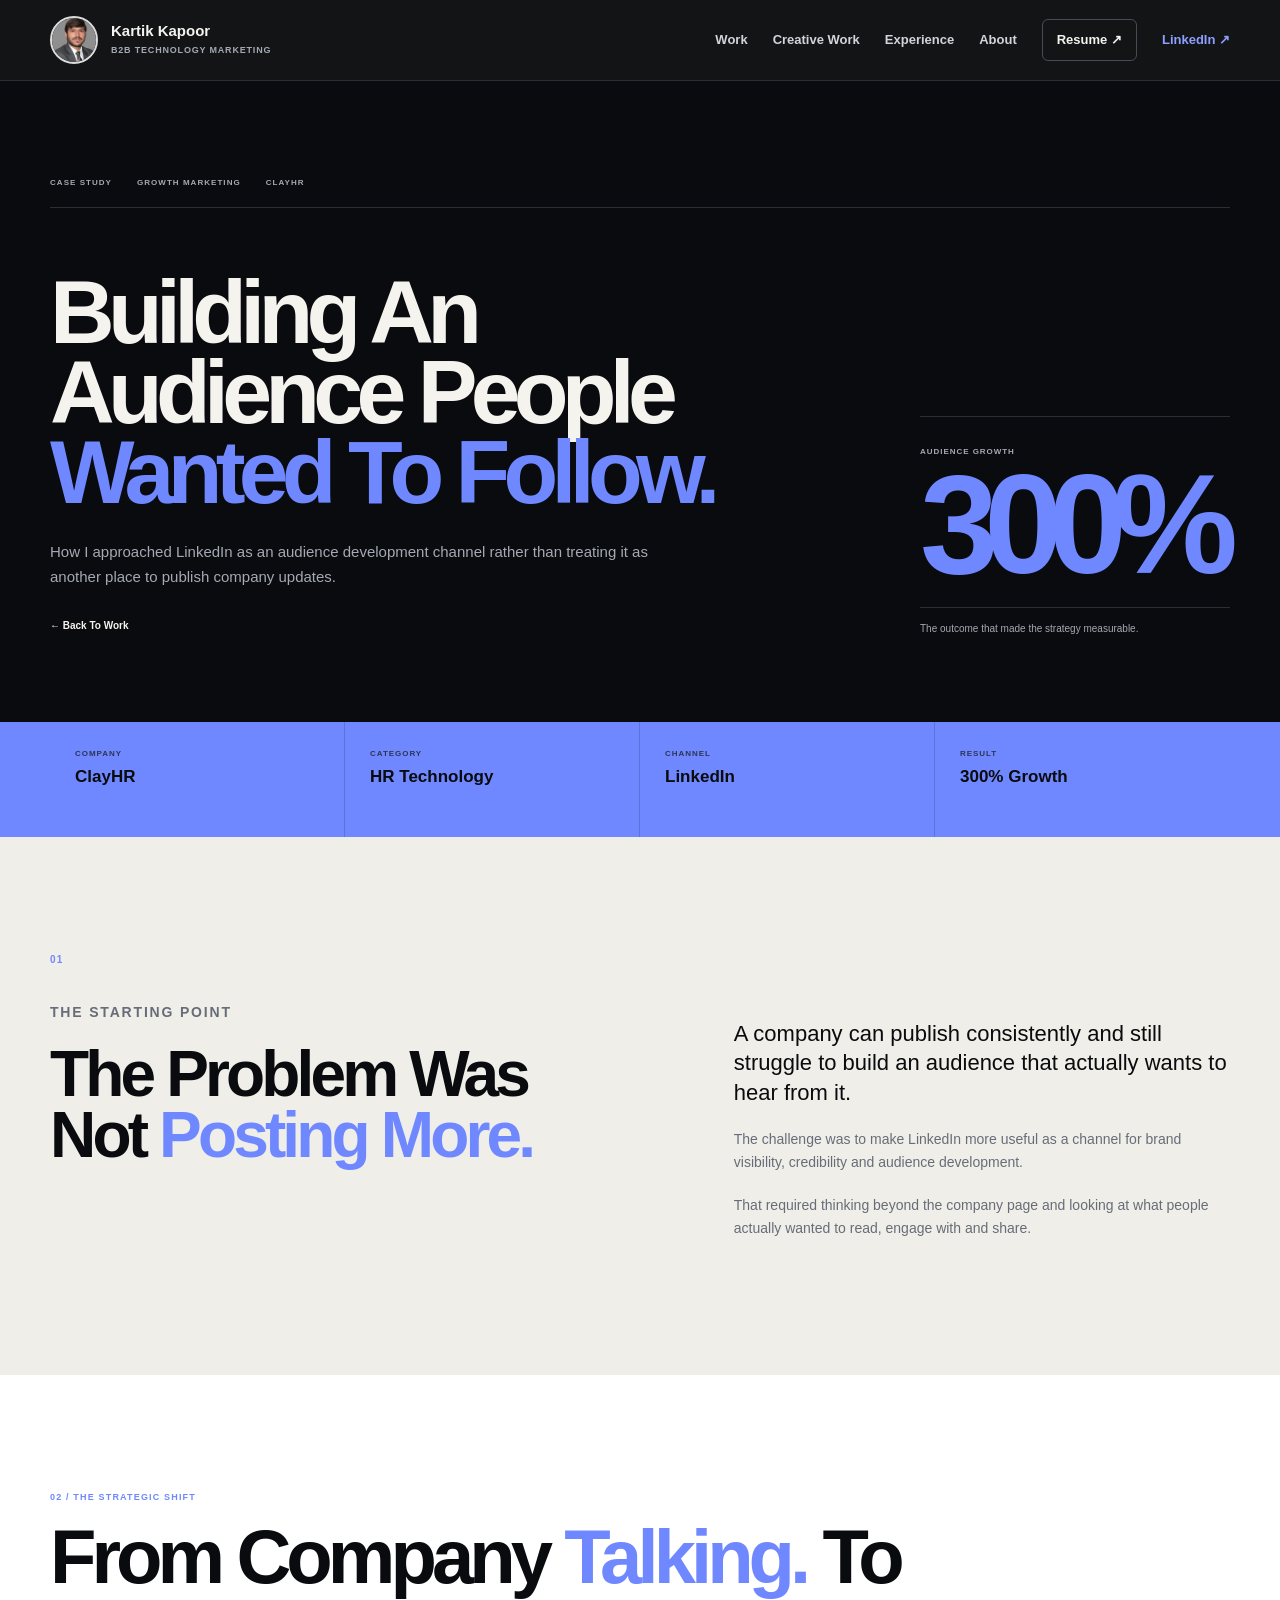
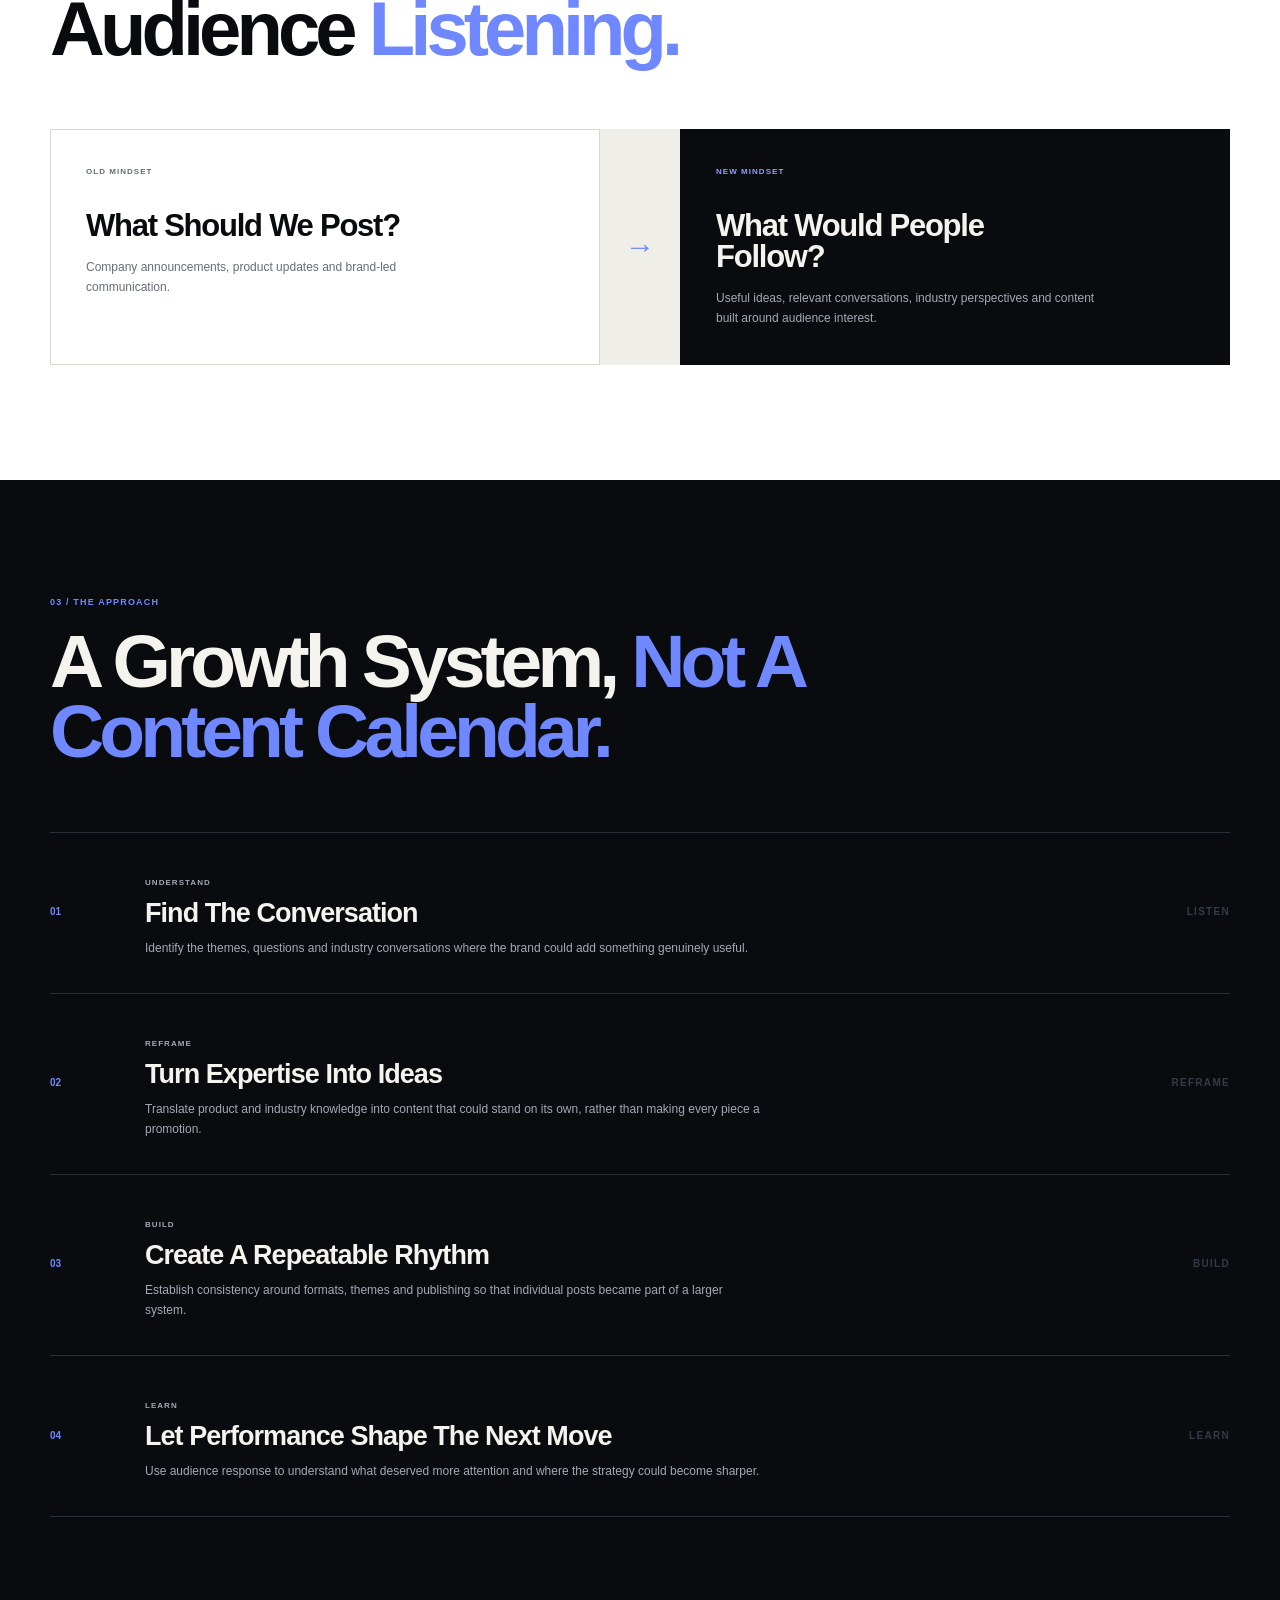
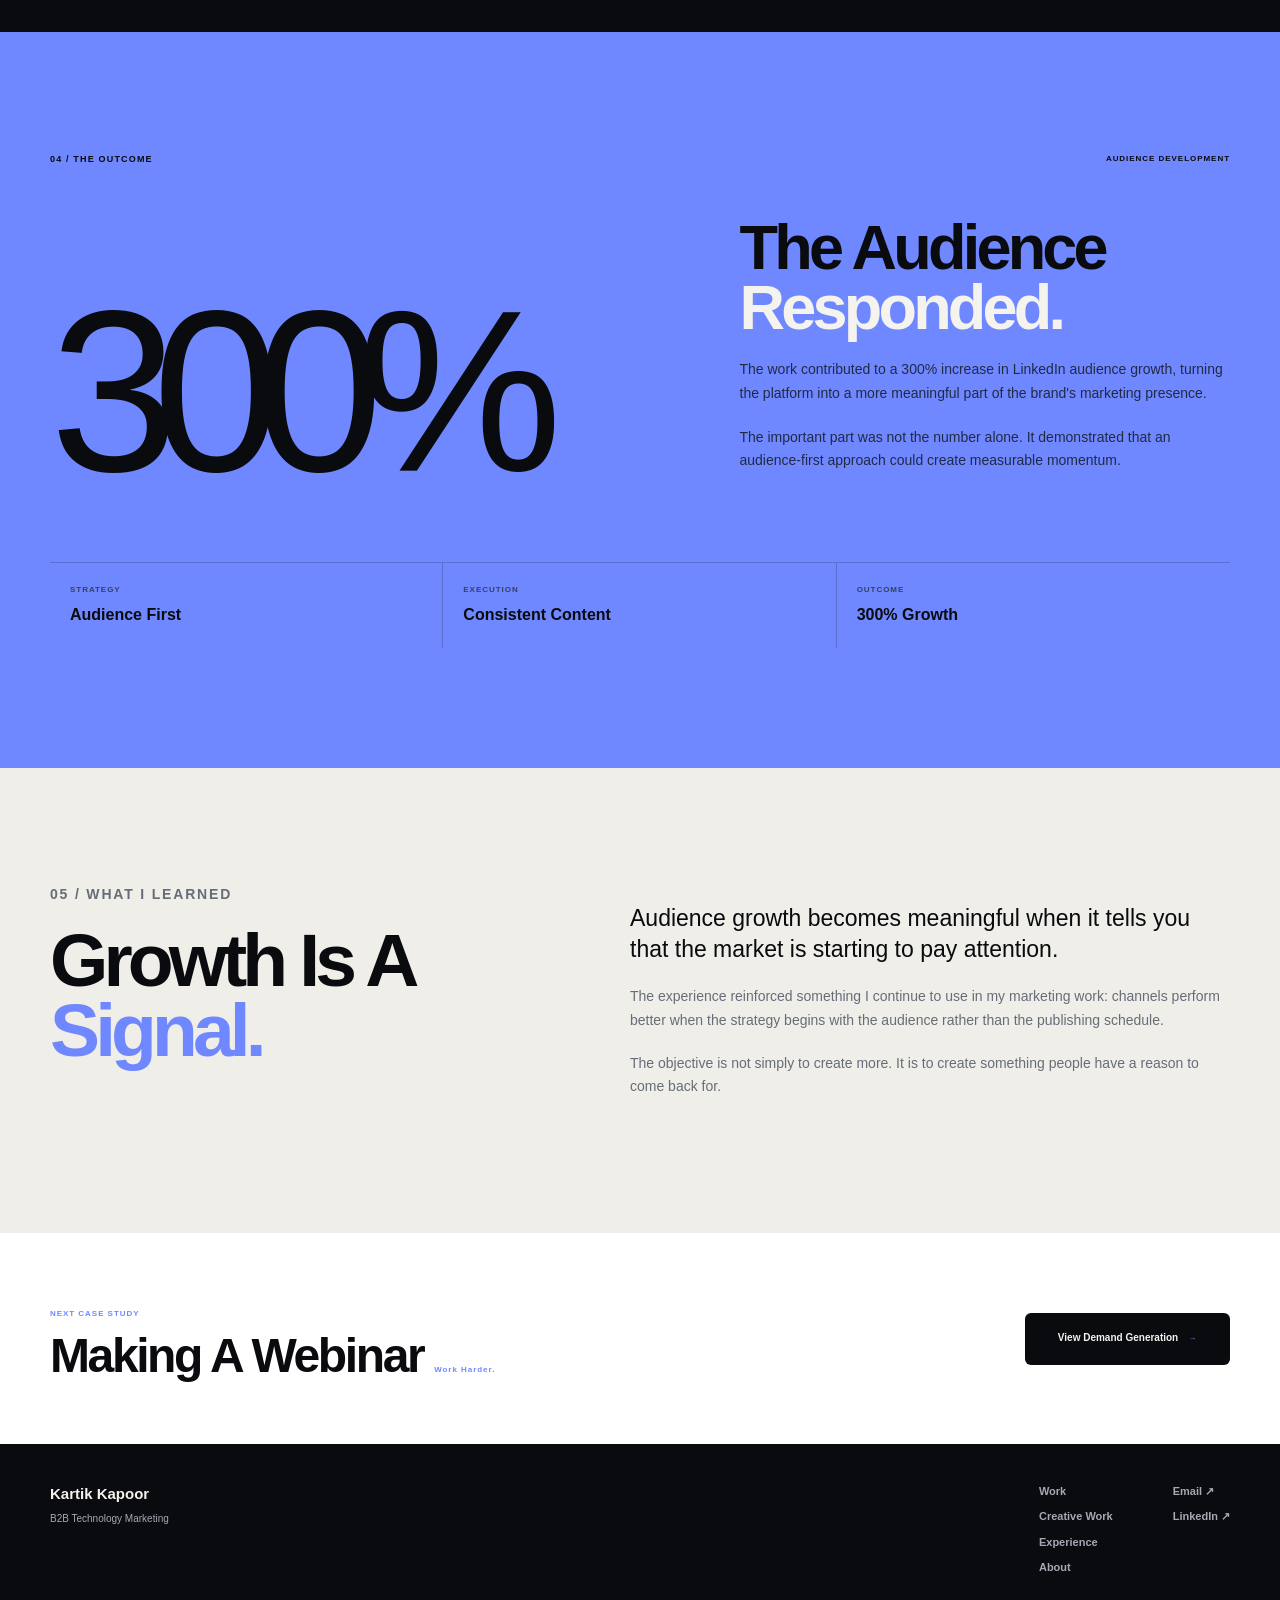
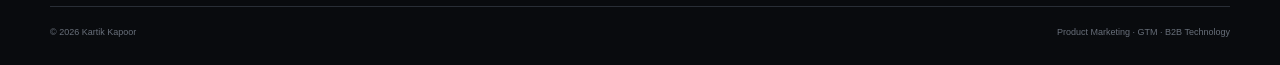
<file: case-studies/linkedin-growth.html>
<!DOCTYPE html>
<html lang="en">

<head>

    <meta charset="UTF-8">

    <meta
        name="viewport"
        content="width=device-width, initial-scale=1.0"
    >

    <meta
        name="description"
        content="LinkedIn audience growth case study by Kartik Kapoor."
    >

    <link
        rel="icon"
        type="image/jpeg"
        href="../assets/kartik-kapoor.jpg"
    >

    <link
        rel="apple-touch-icon"
        href="../assets/kartik-kapoor.jpg"
    >

    <title>
        LinkedIn Audience Growth | Kartik Kapoor
    </title>

    <link
        rel="stylesheet"
        href="../style.css"
    >

</head>


<body>


<header class="site-header">

    <div class="nav-container">


        <a
            href="../index.html"
            class="brand"
        >

            <img
                src="../assets/kartik-kapoor.jpg"
                alt="Kartik Kapoor"
                class="brand-photo"
            >

            <div class="brand-text">

                <strong>
                    Kartik Kapoor
                </strong>

                <span>
                    B2B Technology Marketing
                </span>

            </div>

        </a>


        <nav class="main-nav">

            <a href="../work.html">
                Work
            </a>

            <a href="../creative-work.html">
                Creative Work
            </a>

            <a href="../experience.html">
                Experience
            </a>

            <a href="../about.html">
                About
            </a>

            <a
                href="../assets/Kartik-Kapoor-Resume.pdf"
                target="_blank"
                class="nav-resume"
            >
                Resume ↗
            </a>

            <a
                href="https://www.linkedin.com/in/kartik-kapoor-kk/"
                target="_blank"
                class="nav-linkedin"
            >
                LinkedIn ↗
            </a>

        </nav>


        <button
            class="mobile-menu-button"
            aria-label="Open navigation"
            aria-expanded="false"
        >
            ☰
        </button>


    </div>

</header>


<main>


<!-- =========================================
     HERO
========================================= -->

<section class="linkedin-case-hero">

    <div class="section-container">


        <div class="linkedin-case-topline">

            <span>
                Case Study
            </span>

            <span>
                Growth Marketing
            </span>

            <span>
                ClayHR
            </span>

        </div>


        <div class="linkedin-case-hero-grid">


            <div class="linkedin-case-title">

                <h1>
                    Building An
                    Audience People
                    <span>Wanted To Follow.</span>
                </h1>


                <p>
                    How I approached LinkedIn as an audience
                    development channel rather than treating it
                    as another place to publish company updates.
                </p>


                <a
                    href="../work.html"
                    class="case-back-link"
                >
                    ← Back To Work
                </a>

            </div>


            <div class="linkedin-growth-number">

                <span class="growth-number-label">
                    Audience Growth
                </span>


                <strong>
                    300%
                </strong>


                <div class="growth-number-line"></div>


                <p>
                    The outcome that made the
                    strategy measurable.
                </p>

            </div>


        </div>


    </div>

</section>


<!-- =========================================
     QUICK FACTS
========================================= -->

<section class="linkedin-facts">

    <div class="section-container">


        <div class="linkedin-facts-grid">


            <div>

                <span>
                    Company
                </span>

                <strong>
                    ClayHR
                </strong>

            </div>


            <div>

                <span>
                    Category
                </span>

                <strong>
                    HR Technology
                </strong>

            </div>


            <div>

                <span>
                    Channel
                </span>

                <strong>
                    LinkedIn
                </strong>

            </div>


            <div>

                <span>
                    Result
                </span>

                <strong>
                    300% Growth
                </strong>

            </div>


        </div>

    </div>

</section>


<!-- =========================================
     THE PROBLEM
========================================= -->

<section class="linkedin-problem">

    <div class="section-container">


        <div class="linkedin-section-number">
            01
        </div>


        <div class="linkedin-problem-grid">


            <div>

                <p class="section-label">
                    The Starting Point
                </p>


                <h2>
                    The Problem Was
                    Not <span>Posting More.</span>
                </h2>

            </div>


            <div>

                <p class="linkedin-large-copy">
                    A company can publish consistently
                    and still struggle to build an audience
                    that actually wants to hear from it.
                </p>


                <p>
                    The challenge was to make LinkedIn more
                    useful as a channel for brand visibility,
                    credibility and audience development.
                </p>


                <p>
                    That required thinking beyond the company
                    page and looking at what people actually
                    wanted to read, engage with and share.
                </p>

            </div>


        </div>


    </div>

</section>


<!-- =========================================
     SHIFT
========================================= -->

<section class="linkedin-shift">

    <div class="section-container">


        <div class="linkedin-shift-heading">

            <p class="section-label">
                02 / The Strategic Shift
            </p>


            <h2>
                From Company
                <span>Talking.</span>
                To Audience
                <span>Listening.</span>
            </h2>

        </div>


        <div class="linkedin-shift-visual">


            <div class="shift-side">

                <span>
                    OLD MINDSET
                </span>

                <strong>
                    What Should
                    We Post?
                </strong>

                <p>
                    Company announcements,
                    product updates and
                    brand-led communication.
                </p>

            </div>


            <div class="shift-arrow">
                →
            </div>


            <div class="shift-side shift-side-active">

                <span>
                    NEW MINDSET
                </span>

                <strong>
                    What Would
                    People Follow?
                </strong>

                <p>
                    Useful ideas, relevant conversations,
                    industry perspectives and content
                    built around audience interest.
                </p>

            </div>


        </div>


    </div>

</section>


<!-- =========================================
     APPROACH
========================================= -->

<section class="linkedin-approach">

    <div class="section-container">


        <div class="linkedin-approach-heading">

            <p class="section-label">
                03 / The Approach
            </p>


            <h2>
                A Growth System,
                <span>Not A Content Calendar.</span>
            </h2>

        </div>


        <div class="linkedin-approach-list">


            <article>

                <div class="approach-index">
                    01
                </div>


                <div class="approach-content">

                    <small>
                        Understand
                    </small>

                    <h3>
                        Find The Conversation
                    </h3>

                    <p>
                        Identify the themes, questions and
                        industry conversations where the brand
                        could add something genuinely useful.
                    </p>

                </div>


                <div class="approach-word">
                    LISTEN
                </div>

            </article>


            <article>

                <div class="approach-index">
                    02
                </div>


                <div class="approach-content">

                    <small>
                        Reframe
                    </small>

                    <h3>
                        Turn Expertise Into Ideas
                    </h3>

                    <p>
                        Translate product and industry knowledge
                        into content that could stand on its own,
                        rather than making every piece a promotion.
                    </p>

                </div>


                <div class="approach-word">
                    REFRAME
                </div>

            </article>


            <article>

                <div class="approach-index">
                    03
                </div>


                <div class="approach-content">

                    <small>
                        Build
                    </small>

                    <h3>
                        Create A Repeatable Rhythm
                    </h3>

                    <p>
                        Establish consistency around formats,
                        themes and publishing so that individual
                        posts became part of a larger system.
                    </p>

                </div>


                <div class="approach-word">
                    BUILD
                </div>

            </article>


            <article>

                <div class="approach-index">
                    04
                </div>


                <div class="approach-content">

                    <small>
                        Learn
                    </small>

                    <h3>
                        Let Performance Shape The Next Move
                    </h3>

                    <p>
                        Use audience response to understand what
                        deserved more attention and where the
                        strategy could become sharper.
                    </p>

                </div>


                <div class="approach-word">
                    LEARN
                </div>

            </article>


        </div>


    </div>

</section>


<!-- =========================================
     GROWTH MOMENT
========================================= -->

<section class="linkedin-growth-moment">

    <div class="section-container">


        <div class="growth-moment-top">

            <p class="section-label">
                04 / The Outcome
            </p>

            <span>
                AUDIENCE DEVELOPMENT
            </span>

        </div>


        <div class="growth-moment-main">


            <div class="growth-moment-number">
                300%
            </div>


            <div class="growth-moment-copy">

                <h2>
                    The Audience
                    <span>Responded.</span>
                </h2>


                <p>
                    The work contributed to a 300% increase
                    in LinkedIn audience growth, turning the
                    platform into a more meaningful part of
                    the brand's marketing presence.
                </p>


                <p>
                    The important part was not the number alone.
                    It demonstrated that an audience-first
                    approach could create measurable momentum.
                </p>

            </div>


        </div>


        <div class="growth-line">


            <div>

                <span>
                    STRATEGY
                </span>

                <strong>
                    Audience First
                </strong>

            </div>


            <div>

                <span>
                    EXECUTION
                </span>

                <strong>
                    Consistent Content
                </strong>

            </div>


            <div>

                <span>
                    OUTCOME
                </span>

                <strong>
                    300% Growth
                </strong>

            </div>


        </div>


    </div>

</section>


<!-- =========================================
     LEARNING
========================================= -->

<section class="linkedin-learning">

    <div class="section-container">


        <div class="linkedin-learning-grid">


            <div>

                <p class="section-label">
                    05 / What I Learned
                </p>


                <h2>
                    Growth Is A
                    <span>Signal.</span>
                </h2>

            </div>


            <div>

                <p class="linkedin-learning-lead">
                    Audience growth becomes meaningful when
                    it tells you that the market is starting
                    to pay attention.
                </p>


                <p>
                    The experience reinforced something I
                    continue to use in my marketing work:
                    channels perform better when the strategy
                    begins with the audience rather than the
                    publishing schedule.
                </p>


                <p>
                    The objective is not simply to create more.
                    It is to create something people have a
                    reason to come back for.
                </p>

            </div>


        </div>


    </div>

</section>


<!-- =========================================
     NEXT CASE STUDY
========================================= -->

<section class="linkedin-next">

    <div class="section-container">


        <div>

            <span>
                NEXT CASE STUDY
            </span>


            <h2>
                Making A Webinar
                <span>Work Harder.</span>
            </h2>

        </div>


        <a
            href="demand-generation.html"
            class="next-case-button"
        >
            View Demand Generation
            <span>
                →
            </span>
        </a>


    </div>

</section>


</main>


<!-- =========================================
     FOOTER
========================================= -->

<footer class="site-footer">


    <div class="footer-top">


        <div class="footer-brand">

            <strong>
                Kartik Kapoor
            </strong>

            <p>
                B2B Technology Marketing
            </p>

        </div>


        <div class="footer-navigation">

            <a href="../work.html">
                Work
            </a>

            <a href="../creative-work.html">
                Creative Work
            </a>

            <a href="../experience.html">
                Experience
            </a>

            <a href="../about.html">
                About
            </a>

        </div>


        <div class="footer-contact">

            <a href="mailto:kapoorkartik69@gmail.com">
                Email ↗
            </a>


            <a
                href="https://www.linkedin.com/in/kartik-kapoor-kk/"
                target="_blank"
            >
                LinkedIn ↗
            </a>

        </div>


    </div>


    <div class="footer-bottom">

        <span>
            © 2026 Kartik Kapoor
        </span>


        <span>
            Product Marketing · GTM · B2B Technology
        </span>

    </div>


</footer>


<script src="../script.js"></script>


</body>

</html>
</file>
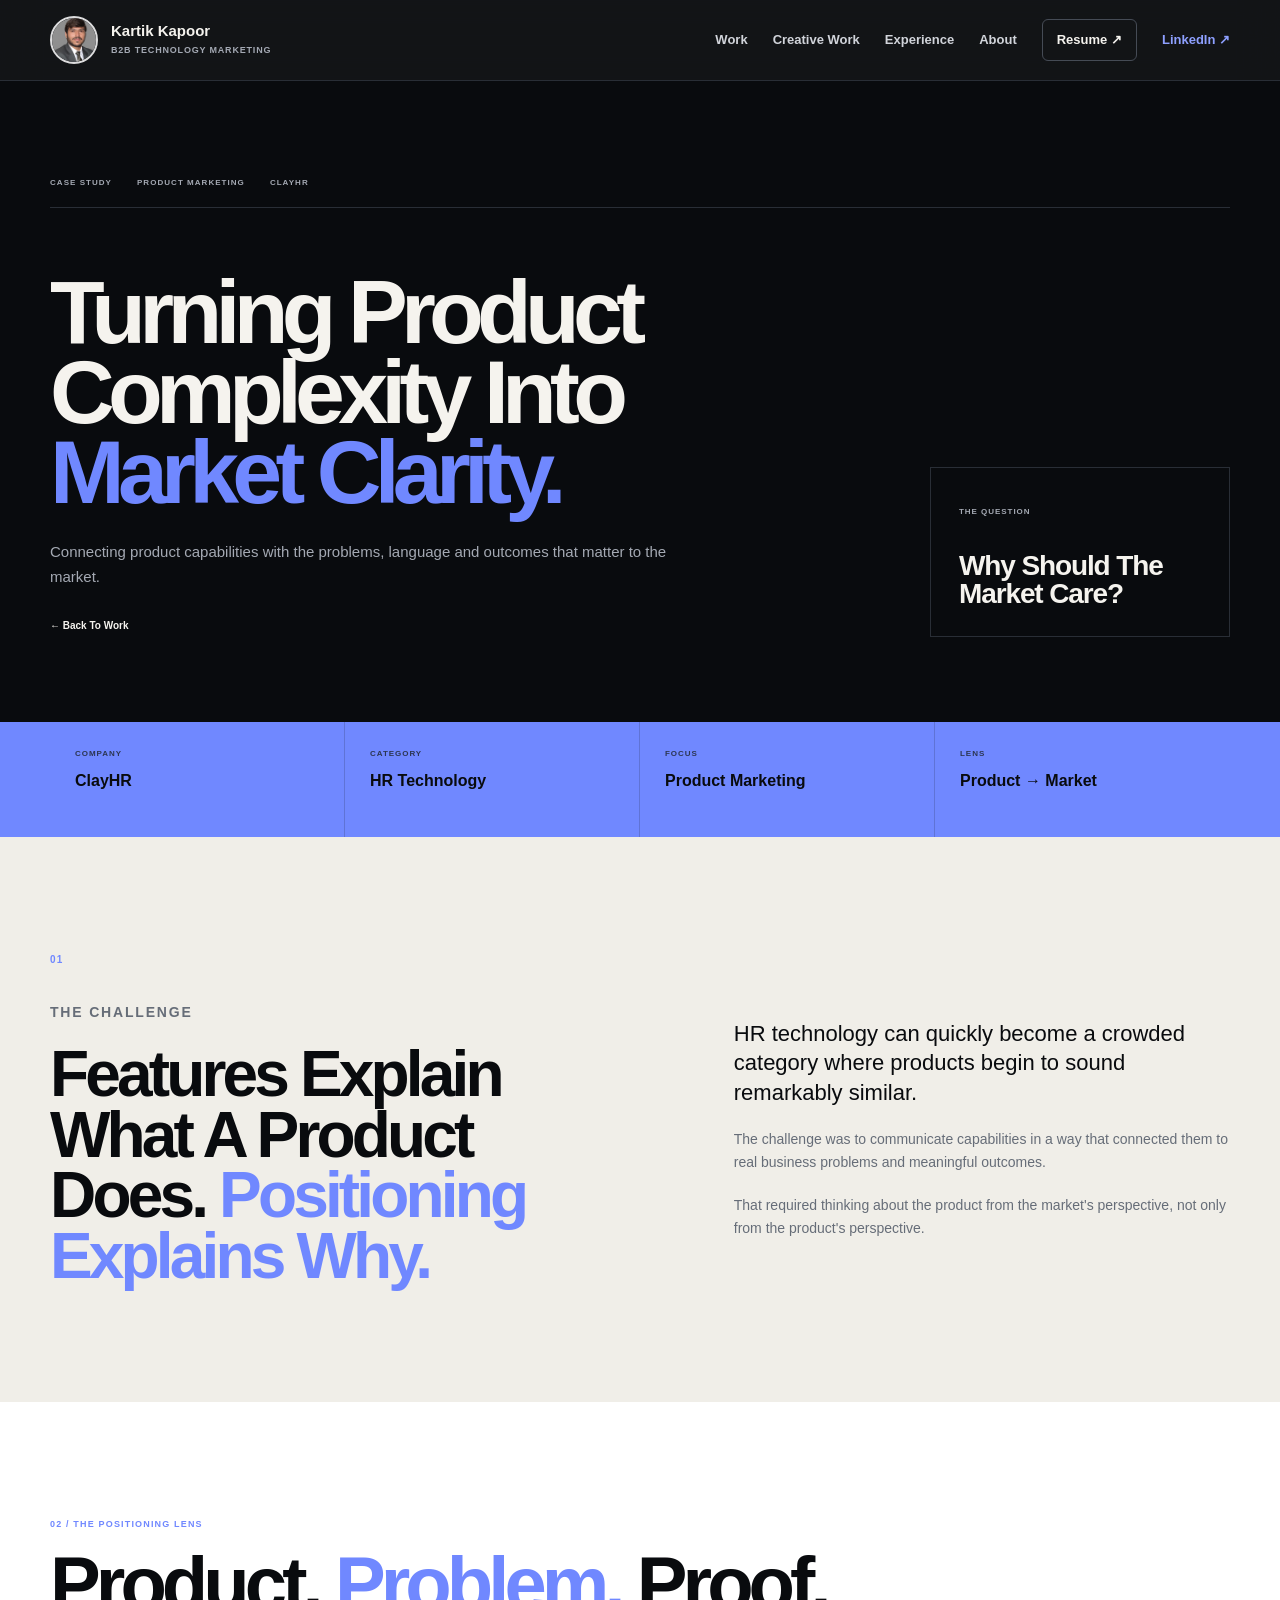
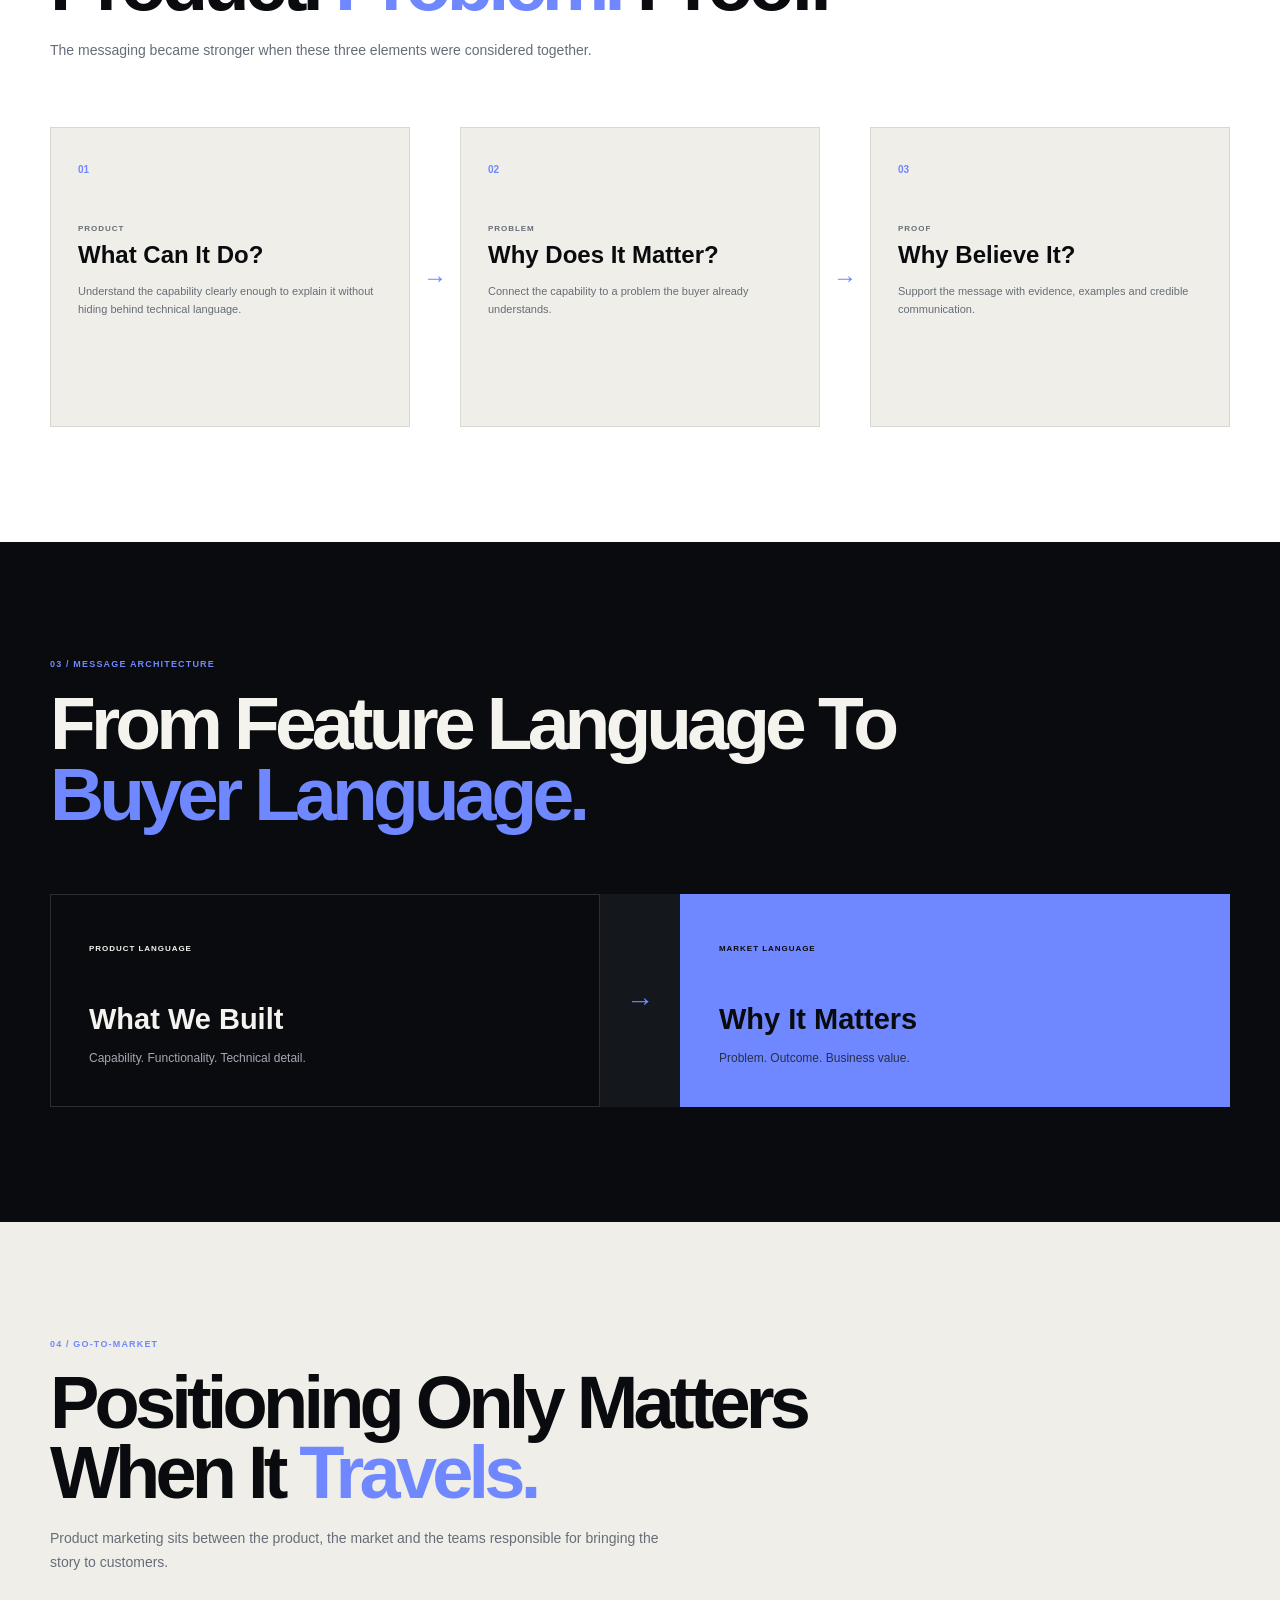
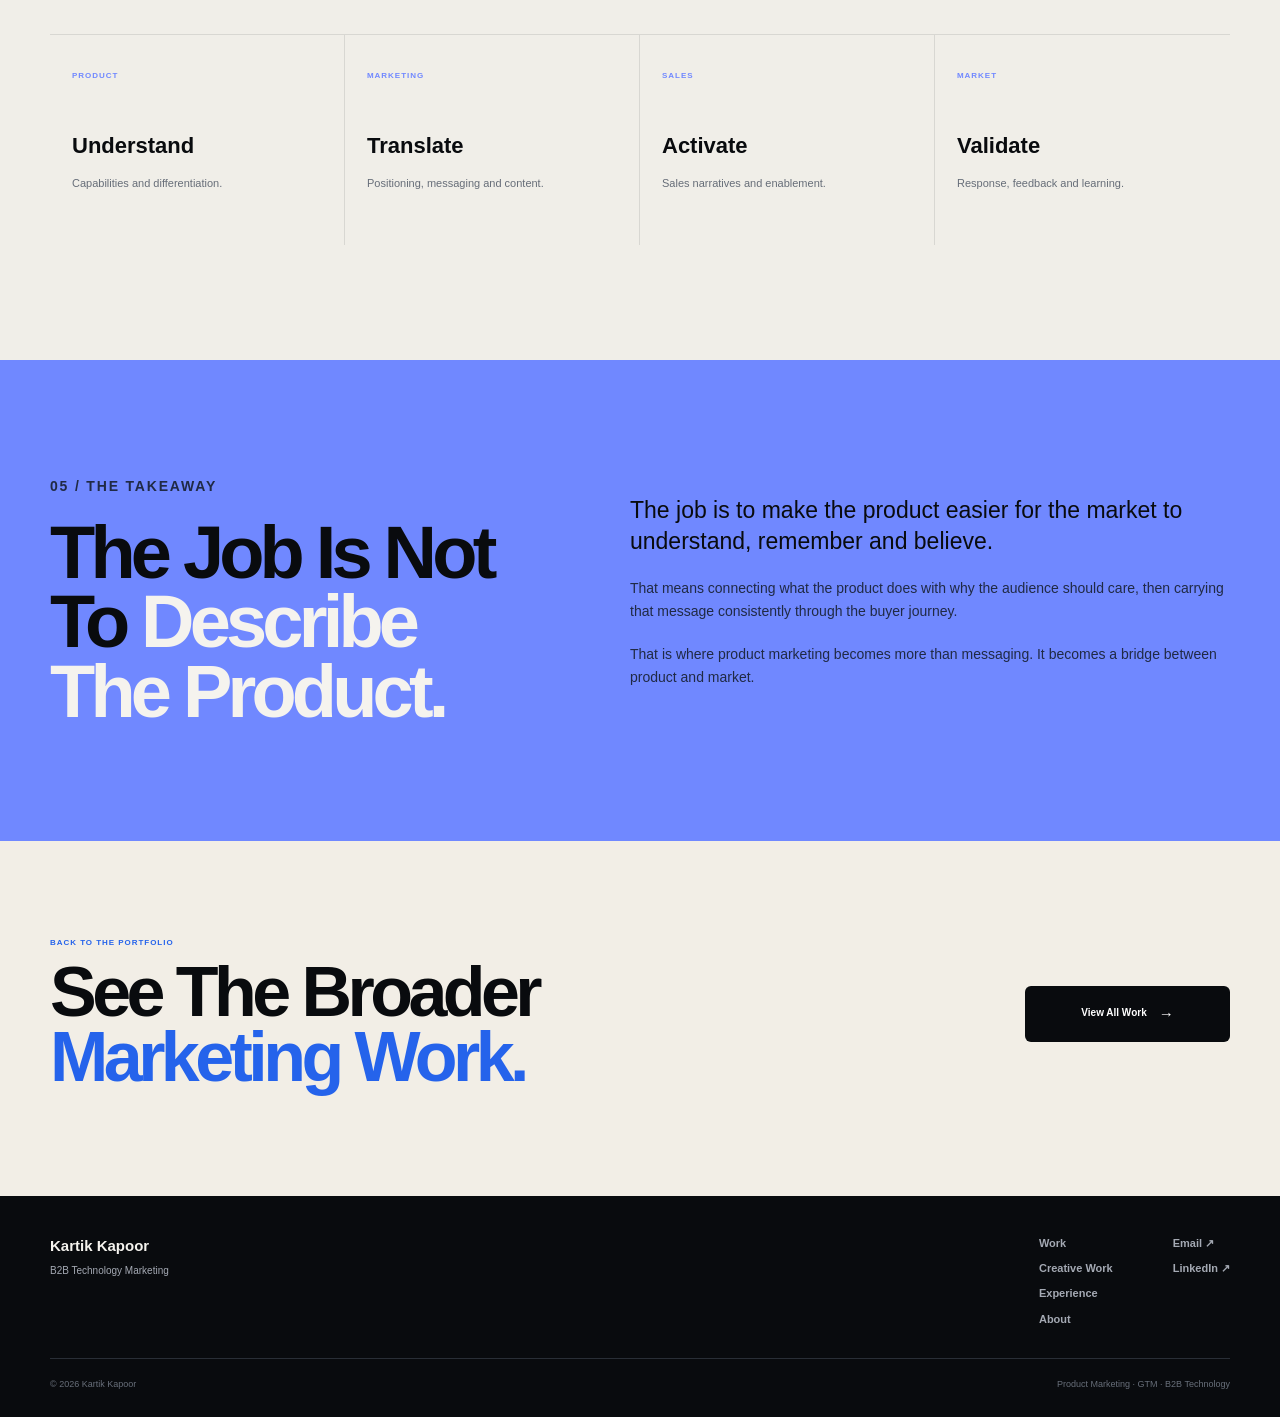
<file: case-studies/product-marketing.html>
<!DOCTYPE html>
<html lang="en">

<head>

    <meta charset="UTF-8">

    <meta
        name="viewport"
        content="width=device-width, initial-scale=1.0"
    >

    <meta
        name="description"
        content="Product Marketing case study by Kartik Kapoor, covering positioning, messaging and go-to-market work for ClayHR."
    >

    <link
        rel="icon"
        type="image/jpeg"
        href="../assets/kartik-kapoor.jpg"
    >

    <link
        rel="apple-touch-icon"
        href="../assets/kartik-kapoor.jpg"
    >

    <title>
        Product Marketing | Kartik Kapoor
    </title>

    <link
        rel="stylesheet"
        href="../style.css"
    >

    <style>

        /* =====================================================
           PRODUCT MARKETING
           PAGE-SPECIFIC CTA FIX
        ===================================================== */

        .product-next {
            position: relative;
            display: block;
            width: 100%;
            min-height: 350px;
            padding: 95px 0 105px;
            background: #f2eee6;
            overflow: hidden;
            clear: both;
            box-sizing: border-box;
        }

        .product-next .section-container {
            display: flex;
            align-items: center;
            justify-content: space-between;
            gap: 70px;
            min-height: 150px;
        }

        .product-next .section-container > div {
            flex: 1 1 auto;
        }

        .product-next .section-container > div > span {
            display: block;
            color: #2563eb;
            font-size: 8px;
            font-weight: 900;
            letter-spacing: 0.12em;
            text-transform: uppercase;
        }

        .product-next h2 {
            max-width: 760px;
            margin: 10px 0 0;
            color: #090b0e;
            font-size: clamp(42px, 5.5vw, 70px);
            line-height: 0.94;
            letter-spacing: -0.065em;
        }

        .product-next h2 span {
            color: #2563eb;
        }

        .product-next .next-case-button {
            flex: 0 0 auto;
            min-width: 205px;
            min-height: 56px;
            display: inline-flex;
            align-items: center;
            justify-content: center;
            gap: 12px;
            padding: 0 22px;
            border: 0;
            border-radius: 6px;
            background: #090b0e;
            color: #ffffff;
            font-size: 10px;
            font-weight: 900;
            text-decoration: none;
            transition:
                background 0.2s ease,
                transform 0.2s ease;
            box-sizing: border-box;
        }

        .product-next .next-case-button:hover {
            background: #2563eb;
            color: #ffffff;
            transform: translateY(-2px);
        }

        .product-next .next-case-button span {
            color: inherit;
            font-size: 15px;
            line-height: 1;
        }

        .site-footer {
            position: relative;
            display: block;
            width: 100%;
            clear: both;
        }


        /* =====================================================
           TABLET
        ===================================================== */

        @media (max-width: 900px) {

            .product-next {
                min-height: auto;
                padding: 80px 0;
            }

            .product-next .section-container {
                align-items: flex-start;
                flex-direction: column;
                gap: 35px;
                min-height: auto;
            }

            .product-next h2 {
                max-width: 700px;
            }

        }


        /* =====================================================
           MOBILE
        ===================================================== */

        @media (max-width: 600px) {

            .product-next {
                padding: 70px 0 75px;
            }

            .product-next h2 {
                font-size: 42px;
            }

            .product-next .next-case-button {
                width: 100%;
                min-width: 0;
                min-height: 54px;
            }

        }

    </style>

</head>


<body>


<!-- =====================================================
     HEADER
===================================================== -->

<header class="site-header">

    <div class="nav-container">


        <a
            href="../index.html"
            class="brand"
        >

            <img
                src="../assets/kartik-kapoor.jpg"
                alt="Kartik Kapoor"
                class="brand-photo"
            >


            <div class="brand-text">

                <strong>
                    Kartik Kapoor
                </strong>

                <span>
                    B2B Technology Marketing
                </span>

            </div>

        </a>


        <nav class="main-nav">

            <a href="../work.html">
                Work
            </a>

            <a href="../creative-work.html">
                Creative Work
            </a>

            <a href="../experience.html">
                Experience
            </a>

            <a href="../about.html">
                About
            </a>

            <a
                href="../assets/Kartik-Kapoor-Resume.pdf"
                target="_blank"
                class="nav-resume"
            >
                Resume ↗
            </a>

            <a
                href="https://www.linkedin.com/in/kartik-kapoor-kk/"
                target="_blank"
                class="nav-linkedin"
            >
                LinkedIn ↗
            </a>

        </nav>


        <button
            class="mobile-menu-button"
            aria-label="Open navigation"
            aria-expanded="false"
        >
            ☰
        </button>


    </div>

</header>


<main>


<!-- =====================================================
     HERO
===================================================== -->

<section class="product-hero">

    <div class="section-container">


        <div class="product-kicker">

            <span>
                Case Study
            </span>

            <span>
                Product Marketing
            </span>

            <span>
                ClayHR
            </span>

        </div>


        <div class="product-hero-grid">


            <div>

                <h1>
                    Turning Product
                    Complexity Into
                    <span>Market Clarity.</span>
                </h1>


                <p>
                    Connecting product capabilities with
                    the problems, language and outcomes
                    that matter to the market.
                </p>


                <a
                    href="../work.html"
                    class="case-back-link"
                >
                    ← Back To Work
                </a>

            </div>


            <div class="product-hero-principle">

                <span>
                    THE QUESTION
                </span>


                <strong>
                    Why Should
                    The Market
                    Care?
                </strong>

            </div>


        </div>


    </div>

</section>


<!-- =====================================================
     CONTEXT
===================================================== -->

<section class="product-context">

    <div class="section-container">


        <div class="product-context-grid">


            <div>

                <span>
                    Company
                </span>

                <strong>
                    ClayHR
                </strong>

            </div>


            <div>

                <span>
                    Category
                </span>

                <strong>
                    HR Technology
                </strong>

            </div>


            <div>

                <span>
                    Focus
                </span>

                <strong>
                    Product Marketing
                </strong>

            </div>


            <div>

                <span>
                    Lens
                </span>

                <strong>
                    Product → Market
                </strong>

            </div>


        </div>

    </div>

</section>


<!-- =====================================================
     PROBLEM
===================================================== -->

<section class="product-problem">

    <div class="section-container">


        <div class="product-problem-number">
            01
        </div>


        <div class="product-problem-grid">


            <div>

                <p class="section-label">
                    The Challenge
                </p>


                <h2>
                    Features Explain
                    What A Product Does.
                    <span>Positioning Explains Why.</span>
                </h2>

            </div>


            <div>

                <p class="product-lead">
                    HR technology can quickly become
                    a crowded category where products
                    begin to sound remarkably similar.
                </p>


                <p>
                    The challenge was to communicate
                    capabilities in a way that connected
                    them to real business problems and
                    meaningful outcomes.
                </p>


                <p>
                    That required thinking about the product
                    from the market's perspective, not only
                    from the product's perspective.
                </p>

            </div>


        </div>

    </div>

</section>


<!-- =====================================================
     POSITIONING
===================================================== -->

<section class="product-positioning">

    <div class="section-container">


        <div class="product-positioning-heading">

            <p class="section-label">
                02 / The Positioning Lens
            </p>


            <h2>
                Product.
                <span>Problem.</span>
                Proof.
            </h2>


            <p>
                The messaging became stronger when these
                three elements were considered together.
            </p>

        </div>


        <div class="product-positioning-system">


            <div class="positioning-column">

                <span>
                    01
                </span>


                <small>
                    PRODUCT
                </small>


                <h3>
                    What Can It Do?
                </h3>


                <p>
                    Understand the capability clearly
                    enough to explain it without hiding
                    behind technical language.
                </p>

            </div>


            <div class="positioning-connector">
                →
            </div>


            <div class="positioning-column">

                <span>
                    02
                </span>


                <small>
                    PROBLEM
                </small>


                <h3>
                    Why Does It Matter?
                </h3>


                <p>
                    Connect the capability to a problem
                    the buyer already understands.
                </p>

            </div>


            <div class="positioning-connector">
                →
            </div>


            <div class="positioning-column">

                <span>
                    03
                </span>


                <small>
                    PROOF
                </small>


                <h3>
                    Why Believe It?
                </h3>


                <p>
                    Support the message with evidence,
                    examples and credible communication.
                </p>

            </div>


        </div>


    </div>

</section>


<!-- =====================================================
     MESSAGE ARCHITECTURE
===================================================== -->

<section class="product-message">

    <div class="section-container">


        <div class="product-message-heading">

            <p class="section-label">
                03 / Message Architecture
            </p>


            <h2>
                From Feature Language
                To <span>Buyer Language.</span>
            </h2>

        </div>


        <div class="message-transformation">


            <div class="message-before">

                <span>
                    PRODUCT LANGUAGE
                </span>


                <strong>
                    What We Built
                </strong>


                <p>
                    Capability.
                    Functionality.
                    Technical detail.
                </p>

            </div>


            <div class="message-arrow">
                →
            </div>


            <div class="message-after">

                <span>
                    MARKET LANGUAGE
                </span>


                <strong>
                    Why It Matters
                </strong>


                <p>
                    Problem.
                    Outcome.
                    Business value.
                </p>

            </div>


        </div>


    </div>

</section>


<!-- =====================================================
     GO-TO-MARKET
===================================================== -->

<section class="product-gtm">

    <div class="section-container">


        <div class="product-gtm-heading">

            <p class="section-label">
                04 / Go-To-Market
            </p>


            <h2>
                Positioning Only Matters
                When It <span>Travels.</span>
            </h2>


            <p>
                Product marketing sits between the product,
                the market and the teams responsible for
                bringing the story to customers.
            </p>

        </div>


        <div class="gtm-system">


            <div>

                <span>
                    PRODUCT
                </span>

                <strong>
                    Understand
                </strong>

                <p>
                    Capabilities and differentiation.
                </p>

            </div>


            <div>

                <span>
                    MARKETING
                </span>

                <strong>
                    Translate
                </strong>

                <p>
                    Positioning, messaging and content.
                </p>

            </div>


            <div>

                <span>
                    SALES
                </span>

                <strong>
                    Activate
                </strong>

                <p>
                    Sales narratives and enablement.
                </p>

            </div>


            <div>

                <span>
                    MARKET
                </span>

                <strong>
                    Validate
                </strong>

                <p>
                    Response, feedback and learning.
                </p>

            </div>


        </div>


    </div>

</section>


<!-- =====================================================
     TAKEAWAY
===================================================== -->

<section class="product-takeaway">

    <div class="section-container">


        <div>

            <p class="section-label">
                05 / The Takeaway
            </p>


            <h2>
                The Job Is Not
                To <span>Describe The Product.</span>
            </h2>

        </div>


        <div>

            <p class="product-takeaway-lead">
                The job is to make the product easier
                for the market to understand, remember
                and believe.
            </p>


            <p>
                That means connecting what the product
                does with why the audience should care,
                then carrying that message consistently
                through the buyer journey.
            </p>


            <p>
                That is where product marketing becomes
                more than messaging. It becomes a bridge
                between product and market.
            </p>

        </div>


    </div>

</section>


<!-- =====================================================
     NEXT
===================================================== -->

<section class="product-next">

    <div class="section-container">


        <div>

            <span>
                BACK TO THE PORTFOLIO
            </span>


            <h2>
                See The Broader
                <span>Marketing Work.</span>
            </h2>

        </div>


        <a
            href="../work.html"
            class="next-case-button"
        >
            View All Work
            <span>
                →
            </span>
        </a>


    </div>

</section>


</main>


<!-- =====================================================
     FOOTER
===================================================== -->

<footer class="site-footer">

    <div class="footer-top">


        <div class="footer-brand">

            <strong>
                Kartik Kapoor
            </strong>

            <p>
                B2B Technology Marketing
            </p>

        </div>


        <div class="footer-navigation">

            <a href="../work.html">
                Work
            </a>

            <a href="../creative-work.html">
                Creative Work
            </a>

            <a href="../experience.html">
                Experience
            </a>

            <a href="../about.html">
                About
            </a>

        </div>


        <div class="footer-contact">

            <a href="mailto:kapoorkartik69@gmail.com">
                Email ↗
            </a>


            <a
                href="https://www.linkedin.com/in/kartik-kapoor-kk/"
                target="_blank"
            >
                LinkedIn ↗
            </a>

        </div>


    </div>


    <div class="footer-bottom">

        <span>
            © 2026 Kartik Kapoor
        </span>


        <span>
            Product Marketing · GTM · B2B Technology
        </span>

    </div>

</footer>


<script src="../script.js"></script>


</body>

</html>
</file>
<file: style.css>
:root {

    --black: #090b0e;
    --black-soft: #101318;
    --black-light: #181c22;

    --white: #f5f3ee;
    --white-pure: #ffffff;

    --cream: #f0eee8;

    --grey: #a4a9b3;
    --grey-dark: #666d78;

    --line: #292e36;
    --line-light: #d8d7d2;

    --blue: #7088ff;
    --blue-light: #8ea0ff;

    --max-width: 1180px;

}


/* =========================
   RESET
========================= */

* {

    margin: 0;
    padding: 0;
    box-sizing: border-box;

}


html {

    scroll-behavior: smooth;

}


body {

    background:
        var(--cream);

    color:
        var(--black);

    font-family:
        Inter,
        -apple-system,
        BlinkMacSystemFont,
        "Segoe UI",
        Arial,
        sans-serif;

    line-height:
        1.65;

    -webkit-font-smoothing:
        antialiased;

}


img {

    max-width:
        100%;

    display:
        block;

}


a {

    color:
        inherit;

    text-decoration:
        none;

}


button {

    font-family:
        inherit;

}


/* =========================
   CONTAINERS
========================= */

.section-container,
.nav-container,
.hero-container {

    width:
        min(
            var(--max-width),
            calc(100% - 48px)
        );

    margin:
        0 auto;

}


/* =========================
   HEADER
========================= */

.site-header {

    position:
        sticky;

    top:
        0;

    z-index:
        1000;

    background:
        rgba(9,11,14,0.96);

    backdrop-filter:
        blur(18px);

    border-bottom:
        1px solid var(--line);

}


.nav-container {

    min-height:
        80px;

    display:
        flex;

    align-items:
        center;

    justify-content:
        space-between;

}


.brand {

    display:
        flex;

    align-items:
        center;

    gap:
        13px;

}


.brand-photo {

    width:
        48px;

    height:
        48px;

    object-fit:
        cover;

    border-radius:
        50%;

    border:
        2px solid rgba(255,255,255,0.85);

}


.brand-text strong {

    display:
        block;

    color:
        var(--white);

    font-size:
        15px;

    line-height:
        1;

}


.brand-text span {

    display:
        block;

    margin-top:
        5px;

    color:
        var(--grey);

    font-size:
        9px;

    font-weight:
        800;

    letter-spacing:
        0.09em;

    text-transform:
        uppercase;

}


.main-nav {

    display:
        flex;

    align-items:
        center;

    gap:
        25px;

}


.main-nav a {

    color:
        #d1d4da;

    font-size:
        13px;

    font-weight:
        700;

    white-space:
        nowrap;

    transition:
        color 0.2s ease,
        opacity 0.2s ease;

}


.main-nav a:hover {

    color:
        var(--white);

}


.main-nav .nav-resume {

    padding:
        9px 14px;

    color:
        var(--white);

    border:
        1px solid #454b55;

    border-radius:
        6px;

}


.main-nav .nav-resume:hover {

    border-color:
        var(--blue);

}


.main-nav .nav-linkedin {

    color:
        var(--blue-light);

}


.mobile-menu-button {

    display:
        none;

    padding:
        8px;

    color:
        var(--white);

    background:
        transparent;

    border:
        0;

    font-size:
        24px;

    cursor:
        pointer;

}


/* =========================
   HERO
========================= */

.hero {

    background:
        var(--black);

    color:
        var(--white);

}


.hero-container {

    min-height:
        555px;

    padding:
        70px 0 62px;

    display:
        grid;

    grid-template-columns:
        minmax(0, 1fr)
        320px;

    gap:
        80px;

    align-items:
        center;

}


.hero-copy {

    max-width:
        720px;

}


.eyebrow {

    margin-bottom:
        17px;

    color:
        var(--blue-light);

    font-size:
        10px;

    font-weight:
        900;

    letter-spacing:
        0.13em;

    text-transform:
        uppercase;

}


.hero h1 {

    font-size:
        clamp(58px, 7vw, 88px);

    line-height:
        0.88;

    letter-spacing:
        -0.075em;

}


.hero h1 span {

    color:
        var(--blue);

}


.hero-title {

    margin-top:
        17px;

    color:
        #d9dce2;

    font-size:
        clamp(24px, 3vw, 33px);

    font-weight:
        500;

    line-height:
        1.15;

    letter-spacing:
        -0.035em;

}


.hero-statement {

    max-width:
        650px;

    margin-top:
        22px;

    color:
        var(--white);

    font-size:
        clamp(20px, 2.3vw, 27px);

    line-height:
        1.3;

    letter-spacing:
        -0.025em;

}


.hero-description {

    max-width:
        650px;

    margin-top:
        15px;

    color:
        var(--grey);

    font-size:
        14px;

}


.hero-path {

    display:
        flex;

    flex-wrap:
        wrap;

    align-items:
        center;

    gap:
        10px;

    margin-top:
        20px;

    color:
        #d8dbe0;

    font-size:
        10px;

    font-weight:
        800;

    letter-spacing:
        0.07em;

    text-transform:
        uppercase;

}


.hero-path i {

    color:
        var(--blue);

    font-style:
        normal;

}


.hero .button {

    margin-top:
        27px;

}


/* =========================
   BUTTONS
========================= */

.button {

    min-height:
        47px;

    padding:
        0 19px;

    display:
        inline-flex;

    align-items:
        center;

    justify-content:
        center;

    gap:
        9px;

    border-radius:
        7px;

    font-size:
        11px;

    font-weight:
        900;

    letter-spacing:
        0.025em;

    transition:
        transform 0.2s ease,
        background 0.2s ease,
        border-color 0.2s ease;

}


.button:hover {

    transform:
        translateY(-2px);

}


.button-primary {

    color:
        var(--black);

    background:
        var(--blue);

}


.button-primary:hover {

    background:
        var(--blue-light);

}


.button-dark {

    color:
        var(--white);

    background:
        var(--black);

}


.button-light {

    color:
        var(--black);

    background:
        var(--white-pure);

}


.button-transparent {

    color:
        var(--white);

    background:
        transparent;

    border:
        1px solid rgba(255,255,255,0.45);

}


/* =========================
   PORTRAIT
========================= */

.hero-portrait {

    width:
        320px;

    justify-self:
        end;

}


.portrait-frame {

    position:
        relative;

    aspect-ratio:
        0.86;

    overflow:
        hidden;

    background:
        var(--black-light);

    border:
        1px solid #343a44;

}


.portrait-frame::after {

    content:
        "";

    position:
        absolute;

    inset:
        14px;

    border:
        1px solid rgba(112,136,255,0.45);

    pointer-events:
        none;

}


.portrait-frame img {

    width:
        100%;

    height:
        100%;

    object-fit:
        cover;

    filter:
        saturate(0.9);

}


.portrait-caption {

    display:
        flex;

    justify-content:
        space-between;

    padding-top:
        9px;

    color:
        var(--grey);

    font-size:
        8px;

    font-weight:
        800;

    letter-spacing:
        0.1em;

}


/* =========================
   PROOF
========================= */

.hero-proof {

    border-top:
        1px solid var(--line);

    background:
        var(--black);

}


.hero-proof-grid {

    display:
        grid;

    grid-template-columns:
        repeat(4, 1fr);

}


.hero-proof-grid > div {

    min-height:
        105px;

    padding:
        23px 20px;

    border-right:
        1px solid var(--line);

}


.hero-proof-grid > div:last-child {

    border-right:
        0;

}


.hero-proof strong {

    display:
        block;

    color:
        var(--white);

    font-size:
        35px;

    line-height:
        1;

    letter-spacing:
        -0.055em;

}


.hero-proof span {

    display:
        block;

    max-width:
        150px;

    margin-top:
        7px;

    color:
        var(--grey);

    font-size:
        9px;

    line-height:
        1.35;

}


/* =========================
   POSITIONING
========================= */

.positioning-section {

    padding:
        110px 0;

    background:
        var(--cream);

}


.positioning-layout {

    display:
        grid;

    grid-template-columns:
        1fr 0.8fr;

    gap:
        100px;

}


.section-label {

    margin-bottom:
        16px;

    color:
        var(--blue);

    font-size:
        9px;

    font-weight:
        900;

    letter-spacing:
        0.13em;

    text-transform:
        uppercase;

}


.positioning-layout h2 {

    max-width:
        700px;

    font-size:
        clamp(42px, 5vw, 65px);

    line-height:
        0.98;

    letter-spacing:
        -0.06em;

}


.positioning-layout h2 span {

    color:
        var(--blue);

}


.positioning-copy {

    padding-top:
        35px;

}


.positioning-copy p {

    max-width:
        600px;

    margin-bottom:
        19px;

    color:
        #555c66;

    font-size:
        14px;

}


.positioning-copy .large-copy {

    color:
        var(--black);

    font-size:
        22px;

    line-height:
        1.4;

}


/* =========================
   SELECTED WORK
========================= */

.dark-section {

    background:
        var(--black);

    color:
        var(--white);

}


.selected-work {

    padding:
        110px 0;

}


.section-intro-row {

    display:
        flex;

    align-items:
        flex-end;

    justify-content:
        space-between;

    gap:
        40px;

    margin-bottom:
        55px;

}


.section-intro-row h2 {

    max-width:
        650px;

    font-size:
        clamp(42px, 5vw, 65px);

    line-height:
        0.97;

    letter-spacing:
        -0.06em;

}


.section-intro-row h2 span {

    color:
        var(--blue);

}


.arrow-link {

    color:
        var(--blue-light);

    font-size:
        11px;

    font-weight:
        900;

    white-space:
        nowrap;

}


/* WORK LIST */

.work-preview-list {

    border-top:
        1px solid var(--line);

}


.work-preview-list article {

    display:
        grid;

    grid-template-columns:
        55px 1fr auto;

    gap:
        25px;

    align-items:
        center;

    padding:
        31px 0;

    border-bottom:
        1px solid var(--line);

}


.work-preview-number {

    color:
        #5f6570;

    font-size:
        11px;

    font-weight:
        900;

}


.work-preview-type {

    color:
        var(--blue-light);

    font-size:
        8px;

    font-weight:
        900;

    letter-spacing:
        0.13em;

    text-transform:
        uppercase;

}


.work-preview-list h3 {

    margin-top:
        7px;

    font-size:
        clamp(23px, 3vw, 34px);

    line-height:
        1.05;

    letter-spacing:
        -0.04em;

}


.work-preview-list strong {

    color:
        var(--white);

    font-size:
        32px;

    letter-spacing:
        -0.05em;

}


/* =========================
   INDUSTRY
========================= */

.industry-section {

    padding:
        110px 0;

    background:
        var(--white-pure);

}


.industry-heading {

    display:
        grid;

    grid-template-columns:
        1fr 0.55fr;

    gap:
        80px;

    align-items:
        end;

}


.industry-heading h2 {

    max-width:
        720px;

    font-size:
        clamp(42px, 5vw, 65px);

    line-height:
        0.97;

    letter-spacing:
        -0.06em;

}


.industry-heading h2 span {

    color:
        var(--blue);

}


.industry-heading p {

    color:
        var(--grey-dark);

    font-size:
        14px;

}


.industry-lines {

    margin-top:
        65px;

    border-top:
        1px solid var(--line-light);

}


.industry-line {

    display:
        grid;

    grid-template-columns:
        70px 1fr;

    gap:
        25px;

    padding:
        32px 0;

    border-bottom:
        1px solid var(--line-light);

}


.industry-line > span {

    color:
        #a0a5ad;

    font-size:
        11px;

    font-weight:
        900;

}


.industry-line small {

    color:
        var(--blue);

    font-size:
        8px;

    font-weight:
        900;

    letter-spacing:
        0.13em;

}


.industry-line h3 {

    margin:
        6px 0;

    font-size:
        29px;

    line-height:
        1;

}


.industry-line p {

    max-width:
        700px;

    color:
        var(--grey-dark);

    font-size:
        13px;

}


/* =========================
   BLIND SPOT
========================= */

.blind-spot-section {

    padding:
        110px 0;

    background:
        #e8e5dc;

}


.blind-spot-layout {

    display:
        grid;

    grid-template-columns:
        0.8fr 1fr;

    gap:
        100px;

}


.blind-spot-layout h2 {

    font-size:
        clamp(55px, 7vw, 88px);

    line-height:
        0.88;

    letter-spacing:
        -0.07em;

}


.blind-spot-layout h2 span {

    color:
        var(--blue);

}


.blind-spot-copy {

    max-width:
        650px;

}


.blind-spot-copy p {

    margin-bottom:
        20px;

    color:
        #555b63;

    font-size:
        14px;

}


.blind-spot-copy .large-copy {

    color:
        var(--black);

    font-size:
        24px;

    line-height:
        1.35;

}


.blind-spot-actions {

    display:
        flex;

    flex-wrap:
        wrap;

    align-items:
        center;

    gap:
        18px;

    margin-top:
        25px;

}


.text-action {

    color:
        var(--black);

    font-size:
        10px;

    font-weight:
        900;

}


/* =========================
   FINAL CTA
========================= */

.final-cta {

    padding:
        105px 0;

    text-align:
        center;

    background:
        var(--blue);

    color:
        var(--black);

}


.final-cta .eyebrow {

    color:
        var(--black);

}


.final-cta h2 {

    max-width:
        850px;

    margin:
        0 auto;

    font-size:
        clamp(44px, 6vw, 74px);

    line-height:
        0.96;

    letter-spacing:
        -0.06em;

}


.final-cta h2 span {

    color:
        var(--white);

}


.final-cta > .section-container > p:not(.eyebrow) {

    max-width:
        620px;

    margin:
        22px auto 0;

    color:
        #202945;

    font-size:
        14px;

}


.cta-actions {

    display:
        flex;

    justify-content:
        center;

    flex-wrap:
        wrap;

    gap:
        12px;

    margin-top:
        27px;

}


/* =========================
   FOOTER
========================= */

.site-footer {

    padding:
        38px 0 25px;

    background:
        var(--black);

    color:
        var(--grey);

}


.footer-top {

    width:
        min(
            var(--max-width),
            calc(100% - 48px)
        );

    margin:
        0 auto;

    display:
        grid;

    grid-template-columns:
        1fr auto auto;

    gap:
        60px;

    padding-bottom:
        30px;

    border-bottom:
        1px solid var(--line);

}


.footer-brand strong {

    display:
        block;

    color:
        var(--white);

    font-size:
        15px;

}


.footer-brand p {

    margin-top:
        4px;

    font-size:
        10px;

}


.footer-navigation,
.footer-contact {

    display:
        flex;

    flex-direction:
        column;

    gap:
        7px;

}


.footer-navigation a,
.footer-contact a {

    font-size:
        11px;

    font-weight:
        700;

}


.footer-navigation a:hover,
.footer-contact a:hover {

    color:
        var(--blue-light);

}


.footer-bottom {

    width:
        min(
            var(--max-width),
            calc(100% - 48px)
        );

    margin:
        18px auto 0;

    display:
        flex;

    justify-content:
        space-between;

    gap:
        20px;

    color:
        #686f7a;

    font-size:
        9px;

}


/* =========================
   MOBILE
========================= */

@media (max-width: 900px) {


    .main-nav {

        display:
            none;

        position:
            absolute;

        top:
            80px;

        left:
            12px;

        right:
            12px;

        padding:
            10px;

        flex-direction:
            column;

        align-items:
            stretch;

        gap:
            0;

        background:
            var(--black-soft);

        border:
            1px solid var(--line);

        box-shadow:
            0 25px 60px rgba(0,0,0,0.3);

    }


    .main-nav.mobile-open {

        display:
            flex;

    }


    .main-nav a {

        padding:
            13px 12px;

        font-size:
            14px;

    }


    .mobile-menu-button {

        display:
            block;

    }


    .hero-container {

        grid-template-columns:
            1fr;

        gap:
            42px;

        padding:
            55px 0 50px;

    }


    .hero-portrait {

        width:
            min(300px, 100%);

        justify-self:
            start;

        order:
            -1;

    }


    .hero-copy {

        order:
            2;

    }


    .hero-proof-grid {

        grid-template-columns:
            repeat(2, 1fr);

    }


    .hero-proof-grid > div {

        border-bottom:
            1px solid var(--line);

    }


    .positioning-layout,
    .industry-heading,
    .blind-spot-layout {

        grid-template-columns:
            1fr;

        gap:
            45px;

    }


    .positioning-copy {

        padding-top:
            0;

    }


    .section-intro-row {

        align-items:
            flex-start;

        flex-direction:
            column;

    }


    .footer-top {

        grid-template-columns:
            1fr 1fr;

    }


    .footer-brand {

        grid-column:
            1 / -1;

    }

}


/* =========================
   SMALL MOBILE
========================= */

@media (max-width: 600px) {


    .section-container,
    .nav-container,
    .hero-container {

        width:
            calc(100% - 32px);

    }


    .hero h1 {

        font-size:
            58px;

    }


    .hero-title {

        font-size:
            27px;

    }


    .hero-statement {

        font-size:
            20px;

    }


    .hero-proof-grid > div {

        min-height:
            100px;

        padding:
            20px 14px;

    }


    .hero-proof strong {

        font-size:
            29px;

    }


    .positioning-section,
    .selected-work,
    .industry-section,
    .blind-spot-section {

        padding:
            80px 0;

    }


    .positioning-layout h2,
    .industry-heading h2,
    .section-intro-row h2 {

        font-size:
            42px;

    }


    .blind-spot-layout h2 {

        font-size:
            58px;

    }


    .work-preview-list article {

        grid-template-columns:
            32px 1fr;

        gap:
            12px;

    }


    .work-preview-list strong {

        grid-column:
            2;

        margin-top:
            5px;

        font-size:
            27px;

    }


    .industry-line {

        grid-template-columns:
            32px 1fr;

    }


    .blind-spot-actions {

        align-items:
            flex-start;

        flex-direction:
            column;

    }


    .final-cta {

        padding:
            80px 0;

    }


    .final-cta h2 {

        font-size:
            44px;

    }


    .footer-top {

        grid-template-columns:
            1fr;

        gap:
            25px;

    }


    .footer-brand {

        grid-column:
            auto;

    }


    .footer-bottom {

        align-items:
            flex-start;

        flex-direction:
            column;

    }

}

.reveal-item {

    opacity:
        0;

    transform:
        translateY(14px);

    transition:
        opacity 0.6s ease,
        transform 0.6s ease;

}


.reveal-item.is-visible {

    opacity:
        1;

    transform:
        translateY(0);

}

/* =========================
   CREATIVE WORK
========================= */

.creative-hero {

    padding:
        100px 0 90px;

    background:
        var(--black);

    color:
        var(--white);

}


.creative-hero h1 {

    max-width:
        900px;

    font-size:
        clamp(55px, 8vw, 100px);

    line-height:
        0.9;

    letter-spacing:
        -0.07em;

}


.creative-hero h1 span {

    color:
        var(--blue);

}


.creative-hero > .section-container > p:last-child {

    max-width:
        650px;

    margin-top:
        25px;

    color:
        var(--grey);

    font-size:
        17px;

}


/* VIDEO */

.creative-video {

    padding:
        110px 0;

    background:
        var(--cream);

}


.creative-heading {

    display:
        grid;

    grid-template-columns:
        1fr 0.55fr;

    gap:
        80px;

    align-items:
        end;

    margin-bottom:
        55px;

}


.creative-heading h2 {

    font-size:
        clamp(42px, 5vw, 68px);

    line-height:
        0.95;

    letter-spacing:
        -0.06em;

}


.creative-heading h2 span {

    color:
        var(--blue);

}


.creative-heading > p {

    color:
        var(--grey-dark);

    font-size:
        14px;

}


.video-feature-grid {

    display:
        grid;

    grid-template-columns:
        1.45fr 0.7fr;

    gap:
        24px;

}


.video-primary {

    background:
        var(--white-pure);

}


.video-secondary {

    display:
        grid;

    gap:
        24px;

}


.video-secondary article {

    background:
        var(--white-pure);

}


.video-image {

    position:
        relative;

    overflow:
        hidden;

    aspect-ratio:
        16 / 9;

    background:
        #111318;

}


.video-image img {

    width:
        100%;

    height:
        100%;

    object-fit:
        cover;

    transition:
        transform 0.4s ease;

}


.video-primary:hover img,
.video-secondary article:hover img,
.video-wide:hover img {

    transform:
        scale(1.035);

}


.video-image span {

    position:
        absolute;

    top:
        50%;

    left:
        50%;

    width:
        52px;

    height:
        52px;

    display:
        grid;

    place-items:
        center;

    transform:
        translate(-50%, -50%);

    color:
        var(--white);

    background:
        rgba(9,11,14,0.88);

    border:
        1px solid rgba(255,255,255,0.65);

    border-radius:
        50%;

    font-size:
        12px;

}


.video-copy {

    padding:
        18px 20px 21px;

}


.video-copy small {

    color:
        var(--blue);

    font-size:
        8px;

    font-weight:
        900;

    letter-spacing:
        0.13em;

    text-transform:
        uppercase;

}


.video-copy h3 {

    margin:
        7px 0;

    font-size:
        21px;

    line-height:
        1.1;

}


.video-copy a {

    color:
        var(--black);

    font-size:
        10px;

    font-weight:
        900;

}


.video-wide {

    width:
        72%;

    margin-top:
        50px;

    background:
        var(--white-pure);

}


/* EARNED MEDIA */

.earned-media {

    padding:
        115px 0;

    background:
        var(--black);

    color:
        var(--white);

}


.earned-intro {

    max-width:
        850px;

    margin-bottom:
        65px;

}


.earned-intro h2 {

    font-size:
        clamp(42px, 5vw, 68px);

    line-height:
        0.95;

    letter-spacing:
        -0.06em;

}


.earned-intro h2 span {

    color:
        var(--blue);

}


.earned-intro > p:last-child {

    max-width:
        650px;

    margin-top:
        22px;

    color:
        var(--grey);

    font-size:
        14px;

}


.publication-list {

    border-top:
        1px solid var(--line);

}


.publication-list article {

    display:
        grid;

    grid-template-columns:
        50px 1fr 60px;

    gap:
        30px;

    padding:
        35px 0;

    border-bottom:
        1px solid var(--line);

}


.publication-list article > span {

    color:
        #606671;

    font-size:
        11px;

    font-weight:
        900;

}


.publication-list small {

    color:
        var(--blue);

    font-size:
        8px;

    font-weight:
        900;

    letter-spacing:
        0.12em;

    text-transform:
        uppercase;

}


.publication-list h3 {

    max-width:
        750px;

    margin:
        9px 0;

    font-size:
        27px;

    line-height:
        1.08;

    letter-spacing:
        -0.035em;

}


.publication-list p {

    max-width:
        680px;

    color:
        var(--grey);

    font-size:
        13px;

}


.publication-list article > a {

    justify-self:
        end;

    color:
        var(--white);

    font-size:
        10px;

    font-weight:
        900;

}


.publication-list article > a:hover {

    color:
        var(--blue);

}


/* BLIND SPOT */

.blind-spot-creative {

    padding:
        115px 0;

    background:
        var(--blue);

}


.blind-spot-creative-layout {

    display:
        grid;

    grid-template-columns:
        0.8fr 1fr;

    gap:
        100px;

}


.blind-spot-creative h2 {

    font-size:
        clamp(55px, 7vw, 95px);

    line-height:
        0.87;

    letter-spacing:
        -0.07em;

}


.blind-spot-creative h2 span {

    color:
        var(--white);

}


.blind-spot-lead {

    max-width:
        650px;

    margin-bottom:
        22px;

    color:
        var(--black);

    font-size:
        27px;

    line-height:
        1.25;

    letter-spacing:
        -0.035em;

}


.blind-spot-creative-layout > div:last-child > p:not(.blind-spot-lead) {

    max-width:
        620px;

    margin-bottom:
        22px;

    color:
        #202a45;

    font-size:
        14px;

}


/* CREATIVE INDEX */

.creative-index {

    padding:
        100px 0;

    background:
        var(--cream);

}


.creative-index-list {

    margin-top:
        40px;

    border-top:
        1px solid var(--line-light);

}


.creative-index-list > div {

    display:
        flex;

    justify-content:
        space-between;

    gap:
        30px;

    padding:
        25px 0;

    border-bottom:
        1px solid var(--line-light);

}


.creative-index-list span {

    color:
        var(--blue);

    font-size:
        9px;

    font-weight:
        900;

    letter-spacing:
        0.1em;

}


.creative-index-list strong {

    font-size:
        14px;

}


/* CREATIVE MOBILE */

@media (max-width: 900px) {


    .creative-heading,
    .video-feature-grid,
    .blind-spot-creative-layout {

        grid-template-columns:
            1fr;

        gap:
            40px;

    }


    .video-wide {

        width:
            100%;

    }


    .publication-list article {

        grid-template-columns:
            35px 1fr;

    }


    .publication-list article > a {

        grid-column:
            2;

        justify-self:
            start;

    }

}


@media (max-width: 600px) {


    .creative-hero {

        padding:
            75px 0;

    }


    .creative-hero h1 {

        font-size:
            54px;

    }


    .creative-video,
    .earned-media,
    .blind-spot-creative,
    .creative-index {

        padding:
            80px 0;

    }


    .publication-list article {

        grid-template-columns:
            1fr;

        gap:
            9px;

    }


    .publication-list article > a {

        grid-column:
            auto;

    }


    .publication-list h3 {

        font-size:
            23px;

    }


    .creative-index-list > div {

        flex-direction:
            column;

        gap:
            8px;

    }

}
/* =========================
   EXPERIENCE PAGE
========================= */

.experience-hero {

    padding:
        105px 0 95px;

    background:
        var(--black);

    color:
        var(--white);

}


.experience-hero h1 {

    max-width:
        1000px;

    font-size:
        clamp(52px, 7vw, 88px);

    line-height:
        0.92;

    letter-spacing:
        -0.07em;

}


.experience-hero h1 span {

    color:
        var(--blue);

}


.experience-intro {

    max-width:
        680px;

    margin-top:
        28px;

    color:
        var(--grey);

    font-size:
        16px;

}


/* TIMELINE */

.experience-timeline {

    padding:
        115px 0;

    background:
        var(--cream);

}


.timeline-heading {

    margin-bottom:
        65px;

}


.timeline-heading h2 {

    max-width:
        800px;

    font-size:
        clamp(43px, 5vw, 67px);

    line-height:
        0.96;

    letter-spacing:
        -0.06em;

}


.timeline-heading h2 span {

    color:
        var(--blue);

}


.timeline {

    border-top:
        1px solid var(--line-light);

}


.timeline-item {

    display:
        grid;

    grid-template-columns:
        85px 1fr;

    gap:
        35px;

    padding:
        48px 0;

    border-bottom:
        1px solid var(--line-light);

}


.timeline-marker span {

    display:
        inline-flex;

    align-items:
        center;

    justify-content:
        center;

    width:
        42px;

    height:
        42px;

    color:
        var(--blue);

    border:
        1px solid var(--blue);

    border-radius:
        50%;

    font-size:
        10px;

    font-weight:
        900;

}


.timeline-meta {

    display:
        flex;

    flex-wrap:
        wrap;

    gap:
        20px;

    color:
        var(--blue);

    font-size:
        8px;

    font-weight:
        900;

    letter-spacing:
        0.12em;

    text-transform:
        uppercase;

}


.timeline-content h3 {

    margin-top:
        9px;

    font-size:
        clamp(34px, 4vw, 52px);

    line-height:
        1;

    letter-spacing:
        -0.055em;

}


.timeline-content h4 {

    margin-top:
        5px;

    color:
        var(--grey-dark);

    font-size:
        13px;

    font-weight:
        600;

}


.timeline-content > p {

    max-width:
        720px;

    margin-top:
        21px;

    color:
        var(--grey-dark);

    font-size:
        14px;

}


.experience-tags {

    display:
        flex;

    flex-wrap:
        wrap;

    gap:
        7px;

    margin-top:
        22px;

}


.experience-tags span {

    padding:
        6px 9px;

    color:
        #4f5660;

    background:
        #e3e1da;

    border:
        1px solid #d4d2cb;

    border-radius:
        4px;

    font-size:
        8px;

    font-weight:
        800;

    letter-spacing:
        0.05em;

    text-transform:
        uppercase;

}


.current-role .timeline-marker span {

    color:
        var(--black);

    background:
        var(--blue);

}


/* SNAPSHOT */

.experience-snapshot {

    padding:
        105px 0;

    background:
        var(--white-pure);

}


.snapshot-grid {

    display:
        grid;

    grid-template-columns:
        repeat(3, 1fr);

    margin-top:
        45px;

    border-top:
        1px solid var(--line-light);

}


.snapshot-grid > div {

    padding:
        32px 28px 30px;

    border-right:
        1px solid var(--line-light);

}


.snapshot-grid > div:last-child {

    border-right:
        0;

}


.snapshot-grid strong {

    display:
        block;

    font-size:
        26px;

    letter-spacing:
        -0.035em;

}


.snapshot-grid p {

    margin-top:
        9px;

    color:
        var(--grey-dark);

    font-size:
        13px;

}


/* CLOSING */

.experience-closing {

    padding:
        105px 0;

    background:
        var(--blue);

}


.experience-closing p {

    max-width:
        1000px;

    font-size:
        clamp(34px, 5vw, 60px);

    line-height:
        1;

    letter-spacing:
        -0.055em;

}


.experience-closing strong {

    color:
        var(--white);

}


@media (max-width: 900px) {


    .snapshot-grid {

        grid-template-columns:
            1fr;

    }


    .snapshot-grid > div {

        border-right:
            0;

        border-bottom:
            1px solid var(--line-light);

    }


    .snapshot-grid > div:last-child {

        border-bottom:
            0;

    }

}


@media (max-width: 600px) {


    .experience-hero {

        padding:
            75px 0;

    }


    .experience-hero h1 {

        font-size:
            51px;

    }


    .experience-timeline,
    .experience-snapshot,
    .experience-closing {

        padding:
            80px 0;

    }


    .timeline-item {

        grid-template-columns:
            1fr;

        gap:
            18px;

    }


    .timeline-marker {

        order:
            0;

    }


    .timeline-content {

        order:
            1;

    }


    .timeline-content h3 {

        font-size:
            38px;

    }


    .experience-closing p {

        font-size:
            39px;

    }

}

/* =========================
   CASE STUDIES
========================= */

.case-hero {

    padding:
        100px 0 90px;

    background:
        var(--black);

    color:
        var(--white);

}


.case-hero-grid {

    display:
        grid;

    grid-template-columns:
        1fr 330px;

    gap:
        80px;

    align-items:
        end;

}


.case-hero h1 {

    max-width:
        850px;

    font-size:
        clamp(50px, 7vw, 90px);

    line-height:
        0.9;

    letter-spacing:
        -0.07em;

}


.case-hero > .section-container > .case-hero-grid > div:first-child > p {

    max-width:
        650px;

    margin-top:
        27px;

    color:
        var(--grey);

    font-size:
        15px;

}


.case-hero-metric {

    padding:
        28px;

    border:
        1px solid var(--line);

}


.case-hero-metric strong {

    display:
        block;

    color:
        var(--blue);

    font-size:
        85px;

    line-height:
        0.85;

    letter-spacing:
        -0.08em;

}


.case-hero-metric span {

    display:
        block;

    margin-top:
        15px;

    color:
        var(--grey);

    font-size:
        9px;

    font-weight:
        900;

    letter-spacing:
        0.12em;

    text-transform:
        uppercase;

}


/* CONTEXT */

.case-context {

    background:
        var(--blue);

}


.case-context-grid {

    display:
        grid;

    grid-template-columns:
        repeat(4, 1fr);

}


.case-context-grid > div {

    min-height:
        125px;

    padding:
        25px;

    border-right:
        1px solid rgba(9,11,14,0.18);

}


.case-context-grid > div:last-child {

    border-right:
        0;

}


.case-context small {

    display:
        block;

    color:
        #283452;

    font-size:
        8px;

    font-weight:
        900;

    letter-spacing:
        0.12em;

    text-transform:
        uppercase;

}


.case-context strong {

    display:
        block;

    margin-top:
        7px;

    font-size:
        18px;

    line-height:
        1.1;

}


/* STORY */

.case-story {

    padding:
        115px 0;

    background:
        var(--cream);

}


.case-story-intro {

    max-width:
        800px;

}


.case-story-intro h2 {

    font-size:
        clamp(43px, 5vw, 68px);

    line-height:
        0.96;

    letter-spacing:
        -0.06em;

}


.case-story-intro h2 span {

    color:
        var(--blue);

}


.case-story-body {

    max-width:
        680px;

    margin:
        55px 0 0 auto;

}


.case-story-body p {

    margin-bottom:
        20px;

    color:
        var(--grey-dark);

    font-size:
        15px;

}


/* PROCESS */

.case-process {

    padding:
        110px 0;

}


.case-process-grid {

    display:
        grid;

    grid-template-columns:
        repeat(4, 1fr);

    margin-top:
        50px;

    border-top:
        1px solid var(--line);

}


.case-process-grid > div {

    padding:
        30px 25px;

    border-right:
        1px solid var(--line);

}


.case-process-grid > div:last-child {

    border-right:
        0;

}


.case-process-grid span {

    color:
        var(--blue);

    font-size:
        10px;

    font-weight:
        900;

}


.case-process-grid h3 {

    margin-top:
        40px;

    font-size:
        25px;

}


.case-process-grid p {

    margin-top:
        12px;

    color:
        var(--grey);

    font-size:
        12px;

}


/* RESULT */

.case-result {

    padding:
        120px 0;

    background:
        var(--white-pure);

}


.case-result > .section-container {

    display:
        grid;

    grid-template-columns:
        0.8fr 1fr;

    gap:
        80px;

    align-items:
        center;

}


.case-result-number {

    font-size:
        clamp(100px, 15vw, 190px);

    line-height:
        0.75;

    letter-spacing:
        -0.1em;

    color:
        var(--blue);

}


.case-result h2 {

    font-size:
        clamp(40px, 5vw, 63px);

    line-height:
        0.95;

    letter-spacing:
        -0.06em;

}


.case-result h2 span {

    color:
        var(--blue);

}


.case-result p:last-child {

    max-width:
        600px;

    margin-top:
        22px;

    color:
        var(--grey-dark);

    font-size:
        14px;

}


/* LEARNING */

.case-learned {

    padding:
        110px 0;

    background:
        #e7e4db;

}


.case-learned h2 {

    max-width:
        850px;

    font-size:
        clamp(42px, 6vw, 75px);

    line-height:
        0.95;

    letter-spacing:
        -0.065em;

}


.case-learned h2 span {

    color:
        var(--blue);

}


.case-learned > .section-container > p:last-child {

    max-width:
        650px;

    margin-top:
        25px;

    color:
        var(--grey-dark);

    font-size:
        14px;

}


/* NEXT */

.case-next {

    padding:
        30px 0;

    background:
        var(--black);

}


.case-next > .section-container {

    display:
        flex;

    justify-content:
        space-between;

    gap:
        30px;

}


.case-next a {

    color:
        var(--white);

    font-size:
        11px;

    font-weight:
        900;

}


.case-next a:hover {

    color:
        var(--blue);

}


@media (max-width: 900px) {


    .case-hero-grid,
    .case-result > .section-container {

        grid-template-columns:
            1fr;

        gap:
            45px;

    }


    .case-process-grid {

        grid-template-columns:
            repeat(2, 1fr);

    }


    .case-context-grid {

        grid-template-columns:
            repeat(2, 1fr);

    }


    .case-context-grid > div:nth-child(2) {

        border-right:
            0;

    }


}


@media (max-width: 600px) {


    .case-hero {

        padding:
            75px 0;

    }


    .case-hero h1 {

        font-size:
            51px;

    }


    .case-hero-metric strong {

        font-size:
            75px;

    }


    .case-context-grid {

        grid-template-columns:
            1fr;

    }


    .case-context-grid > div {

        min-height:
            auto;

        border-right:
            0;

        border-bottom:
            1px solid rgba(9,11,14,0.15);

    }


    .case-story,
    .case-process,
    .case-result,
    .case-learned {

        padding:
            80px 0;

    }


    .case-process-grid {

        grid-template-columns:
            1fr;

    }


    .case-process-grid > div {

        border-right:
            0;

        border-bottom:
            1px solid var(--line);

    }


    .case-process-grid > div:last-child {

        border-bottom:
            0;

    }


    .case-next > .section-container {

        flex-direction:
            column;

    }

}

/* =========================================================
   LINKEDIN GROWTH CASE STUDY
========================================================= */

.linkedin-case-hero {

    padding:
        95px 0 85px;

    background:
        var(--black);

    color:
        var(--white);

}


.linkedin-case-topline {

    display:
        flex;

    flex-wrap:
        wrap;

    gap:
        25px;

    padding-bottom:
        18px;

    border-bottom:
        1px solid var(--line);

    color:
        var(--grey);

    font-size:
        8px;

    font-weight:
        900;

    letter-spacing:
        0.13em;

    text-transform:
        uppercase;

}


.linkedin-case-hero-grid {

    display:
        grid;

    grid-template-columns:
        minmax(0, 1fr) 310px;

    gap:
        90px;

    align-items:
        end;

    padding-top:
        65px;

}


.linkedin-case-title h1 {

    max-width:
        850px;

    font-size:
        clamp(53px, 7vw, 91px);

    line-height:
        0.89;

    letter-spacing:
        -0.075em;

}


.linkedin-case-title h1 span {

    color:
        var(--blue);

}


.linkedin-case-title > p {

    max-width:
        620px;

    margin-top:
        28px;

    color:
        var(--grey);

    font-size:
        15px;

}


.case-back-link {

    display:
        inline-block;

    margin-top:
        28px;

    color:
        var(--white);

    font-size:
        10px;

    font-weight:
        900;

}


.case-back-link:hover {

    color:
        var(--blue);

}


/* BIG 300% */

.linkedin-growth-number {

    padding:
        28px 0 0;

    border-top:
        1px solid var(--line);

}


.growth-number-label {

    display:
        block;

    color:
        var(--grey);

    font-size:
        8px;

    font-weight:
        900;

    letter-spacing:
        0.12em;

    text-transform:
        uppercase;

}


.linkedin-growth-number strong {

    display:
        block;

    margin-top:
        12px;

    color:
        var(--blue);

    font-size:
        clamp(95px, 11vw, 145px);

    line-height:
        0.78;

    letter-spacing:
        -0.1em;

}


.growth-number-line {

    width:
        100%;

    height:
        1px;

    margin-top:
        27px;

    background:
        var(--line);

}


.linkedin-growth-number p {

    max-width:
        220px;

    margin-top:
        13px;

    color:
        var(--grey);

    font-size:
        10px;

}


/* =========================================================
   FACTS
========================================================= */

.linkedin-facts {

    background:
        var(--blue);

}


.linkedin-facts-grid {

    display:
        grid;

    grid-template-columns:
        repeat(4, 1fr);

}


.linkedin-facts-grid > div {

    min-height:
        115px;

    padding:
        25px;

    border-right:
        1px solid rgba(9,11,14,0.17);

}


.linkedin-facts-grid > div:last-child {

    border-right:
        0;

}


.linkedin-facts-grid span {

    display:
        block;

    color:
        #2c3652;

    font-size:
        8px;

    font-weight:
        900;

    letter-spacing:
        0.12em;

    text-transform:
        uppercase;

}


.linkedin-facts-grid strong {

    display:
        block;

    margin-top:
        8px;

    color:
        var(--black);

    font-size:
        17px;

    line-height:
        1.1;

}


/* =========================================================
   PROBLEM
========================================================= */

.linkedin-problem {

    padding:
        115px 0;

    background:
        var(--cream);

}


.linkedin-section-number {

    color:
        var(--blue);

    font-size:
        10px;

    font-weight:
        900;

    letter-spacing:
        0.12em;

}


.linkedin-problem-grid {

    display:
        grid;

    grid-template-columns:
        1fr 0.85fr;

    gap:
        100px;

    margin-top:
        32px;

}


.linkedin-problem-grid h2 {

    max-width:
        700px;

    font-size:
        clamp(44px, 5vw, 68px);

    line-height:
        0.95;

    letter-spacing:
        -0.06em;

}


.linkedin-problem-grid h2 span {

    color:
        var(--blue);

}


.linkedin-problem-grid > div:last-child {

    padding-top:
        18px;

}


.linkedin-large-copy {

    color:
        var(--black) !important;

    font-size:
        22px !important;

    line-height:
        1.35;

}


.linkedin-problem-grid p {

    max-width:
        650px;

    margin-bottom:
        20px;

    color:
        var(--grey-dark);

    font-size:
        14px;

}


/* =========================================================
   STRATEGIC SHIFT
========================================================= */

.linkedin-shift {

    padding:
        115px 0;

    background:
        var(--white-pure);

}


.linkedin-shift-heading {

    max-width:
        850px;

}


.linkedin-shift-heading h2 {

    font-size:
        clamp(44px, 6vw, 76px);

    line-height:
        0.94;

    letter-spacing:
        -0.065em;

}


.linkedin-shift-heading h2 span {

    color:
        var(--blue);

}


.linkedin-shift-visual {

    display:
        grid;

    grid-template-columns:
        1fr 80px 1fr;

    align-items:
        stretch;

    margin-top:
        65px;

}


.shift-side {

    padding:
        35px;

    border:
        1px solid var(--line-light);

}


.shift-side-active {

    background:
        var(--black);

    color:
        var(--white);

    border-color:
        var(--black);

}


.shift-side span {

    display:
        block;

    color:
        var(--grey-dark);

    font-size:
        8px;

    font-weight:
        900;

    letter-spacing:
        0.13em;

}


.shift-side-active span {

    color:
        var(--blue-light);

}


.shift-side strong {

    display:
        block;

    max-width:
        330px;

    margin-top:
        32px;

    font-size:
        31px;

    line-height:
        1;

    letter-spacing:
        -0.04em;

}


.shift-side p {

    max-width:
        380px;

    margin-top:
        17px;

    color:
        var(--grey-dark);

    font-size:
        12px;

}


.shift-side-active p {

    color:
        var(--grey);

}


.shift-arrow {

    display:
        grid;

    place-items:
        center;

    color:
        var(--blue);

    background:
        var(--cream);

    font-size:
        30px;

}


/* =========================================================
   APPROACH
========================================================= */

.linkedin-approach {

    padding:
        115px 0;

    background:
        var(--black);

    color:
        var(--white);

}


.linkedin-approach-heading {

    max-width:
        900px;

}


.linkedin-approach-heading h2 {

    font-size:
        clamp(44px, 6vw, 75px);

    line-height:
        0.94;

    letter-spacing:
        -0.065em;

}


.linkedin-approach-heading h2 span {

    color:
        var(--blue);

}


.linkedin-approach-list {

    margin-top:
        65px;

    border-top:
        1px solid var(--line);

}


.linkedin-approach-list article {

    display:
        grid;

    grid-template-columns:
        60px 1fr 150px;

    gap:
        35px;

    align-items:
        center;

    padding:
        34px 0;

    border-bottom:
        1px solid var(--line);

}


.approach-index {

    color:
        var(--blue);

    font-size:
        10px;

    font-weight:
        900;

}


.approach-content small {

    color:
        var(--grey);

    font-size:
        8px;

    font-weight:
        900;

    letter-spacing:
        0.13em;

    text-transform:
        uppercase;

}


.approach-content h3 {

    margin-top:
        7px;

    font-size:
        27px;

    line-height:
        1;

    letter-spacing:
        -0.035em;

}


.approach-content p {

    max-width:
        620px;

    margin-top:
        12px;

    color:
        var(--grey);

    font-size:
        12px;

}


.approach-word {

    justify-self:
        end;

    color:
        #353b45;

    font-size:
        10px;

    font-weight:
        900;

    letter-spacing:
        0.13em;

}


/* =========================================================
   GROWTH MOMENT
========================================================= */

.linkedin-growth-moment {

    padding:
        120px 0;

    background:
        var(--blue);

    color:
        var(--black);

}


.growth-moment-top {

    display:
        flex;

    justify-content:
        space-between;

    gap:
        30px;

}


.growth-moment-top .section-label {

    color:
        var(--black);

}


.growth-moment-top > span {

    font-size:
        8px;

    font-weight:
        900;

    letter-spacing:
        0.12em;

}


.growth-moment-main {

    display:
        grid;

    grid-template-columns:
        1.1fr 0.9fr;

    gap:
        90px;

    align-items:
        end;

    margin-top:
        35px;

}


.growth-moment-number {

    font-size:
        clamp(120px, 19vw, 230px);

    line-height:
        0.7;

    letter-spacing:
        -0.11em;

}


.growth-moment-copy h2 {

    font-size:
        clamp(40px, 5vw, 63px);

    line-height:
        0.95;

    letter-spacing:
        -0.06em;

}


.growth-moment-copy h2 span {

    color:
        var(--white);

}


.growth-moment-copy p {

    max-width:
        600px;

    margin-top:
        21px;

    color:
        #202a45;

    font-size:
        14px;

}


.growth-line {

    display:
        grid;

    grid-template-columns:
        repeat(3, 1fr);

    margin-top:
        90px;

    border-top:
        1px solid rgba(9,11,14,0.2);

}


.growth-line > div {

    padding:
        20px;

    border-right:
        1px solid rgba(9,11,14,0.2);

}


.growth-line > div:last-child {

    border-right:
        0;

}


.growth-line span {

    display:
        block;

    color:
        #33405f;

    font-size:
        8px;

    font-weight:
        900;

    letter-spacing:
        0.12em;

}


.growth-line strong {

    display:
        block;

    margin-top:
        6px;

    font-size:
        16px;

}


/* =========================================================
   LEARNING
========================================================= */

.linkedin-learning {

    padding:
        115px 0;

    background:
        var(--cream);

}


.linkedin-learning-grid {

    display:
        grid;

    grid-template-columns:
        0.8fr 1fr;

    gap:
        100px;

}


.linkedin-learning-grid h2 {

    font-size:
        clamp(45px, 6vw, 75px);

    line-height:
        0.93;

    letter-spacing:
        -0.065em;

}


.linkedin-learning-grid h2 span {

    color:
        var(--blue);

}


.linkedin-learning-grid > div:last-child {

    padding-top:
        20px;

}


.linkedin-learning-grid p {

    max-width:
        650px;

    margin-bottom:
        20px;

    color:
        var(--grey-dark);

    font-size:
        14px;

}


.linkedin-learning-grid .linkedin-learning-lead {

    color:
        var(--black);

    font-size:
        23px;

    line-height:
        1.35;

}


/* =========================================================
   NEXT
========================================================= */

.linkedin-next {

    padding:
        65px 0;

    background:
        var(--white-pure);

}


.linkedin-next > .section-container {

    display:
        flex;

    align-items:
        center;

    justify-content:
        space-between;

    gap:
        50px;

}


.linkedin-next span {

    color:
        var(--blue);

    font-size:
        8px;

    font-weight:
        900;

    letter-spacing:
        0.12em;

}


.linkedin-next h2 {

    max-width:
        700px;

    margin-top:
        8px;

    font-size:
        clamp(30px, 4vw, 48px);

    line-height:
        0.98;

    letter-spacing:
        -0.05em;

}


.linkedin-next h2 span {

    color:
        var(--blue);

}


.next-case-button {

    min-width:
        205px;

    min-height:
        52px;

    padding:
        0 18px;

    display:
        inline-flex;

    align-items:
        center;

    justify-content:
        center;

    gap:
        10px;

    color:
        var(--white);

    background:
        var(--black);

    border-radius:
        6px;

    font-size:
        10px;

    font-weight:
        900;

}


.next-case-button:hover {

    background:
        var(--blue);

    color:
        var(--black);

}


/* =========================================================
   MOBILE
========================================================= */

@media (max-width: 900px) {


    .linkedin-case-hero-grid,
    .linkedin-problem-grid,
    .growth-moment-main,
    .linkedin-learning-grid {

        grid-template-columns:
            1fr;

        gap:
            50px;

    }


    .linkedin-facts-grid {

        grid-template-columns:
            repeat(2, 1fr);

    }


    .linkedin-facts-grid > div:nth-child(2) {

        border-right:
            0;

    }


    .linkedin-shift-visual {

        grid-template-columns:
            1fr;

    }


    .shift-arrow {

        min-height:
            60px;

    }


    .linkedin-approach-list article {

        grid-template-columns:
            45px 1fr;

    }


    .approach-word {

        display:
            none;

    }


    .linkedin-next > .section-container {

        align-items:
            flex-start;

        flex-direction:
            column;

    }

}


@media (max-width: 600px) {


    .linkedin-case-hero {

        padding:
            70px 0;

    }


    .linkedin-case-title h1 {

        font-size:
            51px;

    }


    .linkedin-growth-number strong {

        font-size:
            95px;

    }


    .linkedin-facts-grid {

        grid-template-columns:
            1fr;

    }


    .linkedin-facts-grid > div {

        min-height:
            auto;

        border-right:
            0;

        border-bottom:
            1px solid rgba(9,11,14,0.17);

    }


    .linkedin-facts-grid > div:last-child {

        border-bottom:
            0;

    }


    .linkedin-problem,
    .linkedin-shift,
    .linkedin-approach,
    .linkedin-growth-moment,
    .linkedin-learning {

        padding:
            80px 0;

    }


    .linkedin-problem-grid h2,
    .linkedin-shift-heading h2,
    .linkedin-approach-heading h2,
    .linkedin-learning-grid h2 {

        font-size:
            42px;

    }


    .shift-side {

        padding:
            27px;

    }


    .shift-side strong {

        margin-top:
            22px;

        font-size:
            27px;

    }


    .linkedin-approach-list article {

        grid-template-columns:
            35px 1fr;

        gap:
            15px;

        padding:
            27px 0;

    }


    .approach-content h3 {

        font-size:
            23px;

    }


    .growth-moment-number {

        font-size:
            120px;

    }


    .growth-line {

        grid-template-columns:
            1fr;

        margin-top:
            60px;

    }


    .growth-line > div {

        border-right:
            0;

        border-bottom:
            1px solid rgba(9,11,14,0.2);

    }


    .growth-line > div:last-child {

        border-bottom:
            0;

    }


    .linkedin-next {

        padding:
            55px 0;

    }

}

/* =========================================================
   DEMAND GENERATION CASE STUDY
========================================================= */

.demand-hero {

    padding:
        95px 0 85px;

    background:
        var(--black);

    color:
        var(--white);

}


.demand-kicker {

    display:
        flex;

    flex-wrap:
        wrap;

    gap:
        25px;

    padding-bottom:
        18px;

    border-bottom:
        1px solid var(--line);

    color:
        var(--grey);

    font-size:
        8px;

    font-weight:
        900;

    letter-spacing:
        0.13em;

    text-transform:
        uppercase;

}


.demand-hero-grid {

    display:
        grid;

    grid-template-columns:
        minmax(0, 1fr) 290px;

    gap:
        90px;

    align-items:
        end;

    padding-top:
        65px;

}


.demand-hero h1 {

    max-width:
        850px;

    font-size:
        clamp(53px, 7vw, 91px);

    line-height:
        0.89;

    letter-spacing:
        -0.075em;

}


.demand-hero h1 span {

    color:
        var(--blue);

}


.demand-hero > .section-container > .demand-hero-grid > div:first-child > p {

    max-width:
        650px;

    margin-top:
        28px;

    color:
        var(--grey);

    font-size:
        15px;

}


.demand-hero-side {

    padding:
        27px;

    border:
        1px solid var(--line);

}


.demand-hero-side > span {

    color:
        var(--grey);

    font-size:
        8px;

    font-weight:
        900;

    letter-spacing:
        0.12em;

}


.demand-hero-side strong {

    display:
        block;

    margin-top:
        12px;

    color:
        var(--blue);

    font-size:
        92px;

    line-height:
        0.78;

    letter-spacing:
        -0.1em;

}


.demand-hero-side p {

    max-width:
        170px;

    margin-top:
        18px;

    color:
        var(--grey);

    font-size:
        10px;

}


/* CONTEXT */

.demand-context {

    background:
        var(--blue);

}


.demand-context-grid {

    display:
        grid;

    grid-template-columns:
        repeat(4, 1fr);

}


.demand-context-grid > div {

    min-height:
        115px;

    padding:
        25px;

    border-right:
        1px solid rgba(9,11,14,0.17);

}


.demand-context-grid > div:last-child {

    border-right:
        0;

}


.demand-context-grid span {

    display:
        block;

    color:
        #2c3652;

    font-size:
        8px;

    font-weight:
        900;

    letter-spacing:
        0.12em;

    text-transform:
        uppercase;

}


.demand-context-grid strong {

    display:
        block;

    margin-top:
        8px;

    color:
        var(--black);

    font-size:
        17px;

}


/* CHALLENGE */

.demand-challenge {

    padding:
        115px 0;

    background:
        var(--cream);

}


.demand-challenge-number {

    color:
        var(--blue);

    font-size:
        10px;

    font-weight:
        900;

    letter-spacing:
        0.12em;

}


.demand-challenge-grid {

    display:
        grid;

    grid-template-columns:
        1fr 0.85fr;

    gap:
        100px;

    margin-top:
        32px;

}


.demand-challenge-grid h2 {

    max-width:
        700px;

    font-size:
        clamp(44px, 5vw, 68px);

    line-height:
        0.95;

    letter-spacing:
        -0.06em;

}


.demand-challenge-grid h2 span {

    color:
        var(--blue);

}


.demand-challenge-grid > div:last-child {

    padding-top:
        18px;

}


.demand-challenge-grid p {

    max-width:
        650px;

    margin-bottom:
        20px;

    color:
        var(--grey-dark);

    font-size:
        14px;

}


.demand-challenge-grid .demand-lead {

    color:
        var(--black);

    font-size:
        22px;

    line-height:
        1.35;

}


/* JOURNEY */

.demand-journey {

    padding:
        115px 0;

    background:
        var(--white-pure);

}


.demand-journey-heading {

    max-width:
        850px;

}


.demand-journey-heading h2 {

    font-size:
        clamp(45px, 6vw, 76px);

    line-height:
        0.94;

    letter-spacing:
        -0.065em;

}


.demand-journey-heading h2 span {

    color:
        var(--blue);

}


.demand-journey-heading > p:last-child {

    max-width:
        600px;

    margin-top:
        20px;

    color:
        var(--grey-dark);

    font-size:
        14px;

}


.demand-flow {

    display:
        grid;

    grid-template-columns:
        1fr 35px 1fr 35px 1fr 35px 1fr;

    align-items:
        center;

    margin-top:
        60px;

}


.demand-flow-item {

    min-height:
        275px;

    padding:
        25px;

    border:
        1px solid var(--line-light);

}


.demand-flow-item > span {

    color:
        var(--blue);

    font-size:
        10px;

    font-weight:
        900;

}


.demand-flow-item small {

    display:
        block;

    margin-top:
        32px;

    color:
        var(--grey-dark);

    font-size:
        8px;

    font-weight:
        900;

    letter-spacing:
        0.12em;

}


.demand-flow-item h3 {

    margin-top:
        7px;

    font-size:
        23px;

    line-height:
        1.05;

    letter-spacing:
        -0.03em;

}


.demand-flow-item p {

    margin-top:
        15px;

    color:
        var(--grey-dark);

    font-size:
        11px;

}


.demand-flow-arrow {

    display:
        grid;

    place-items:
        center;

    color:
        var(--blue);

    font-size:
        23px;

}


/* CHANNELS */

.demand-channels {

    padding:
        115px 0;

    background:
        var(--black);

    color:
        var(--white);

}


.demand-channel-heading {

    max-width:
        850px;

}


.demand-channel-heading h2 {

    font-size:
        clamp(44px, 6vw, 74px);

    line-height:
        0.94;

    letter-spacing:
        -0.065em;

}


.demand-channel-heading h2 span {

    color:
        var(--blue);

}


.demand-channel-list {

    display:
        grid;

    grid-template-columns:
        repeat(4, 1fr);

    margin-top:
        60px;

    border-top:
        1px solid var(--line);

}


.demand-channel-list > div {

    min-height:
        220px;

    padding:
        27px 22px;

    border-right:
        1px solid var(--line);

}


.demand-channel-list > div:last-child {

    border-right:
        0;

}


.demand-channel-list span {

    color:
        var(--blue);

    font-size:
        8px;

    font-weight:
        900;

    letter-spacing:
        0.12em;

    text-transform:
        uppercase;

}


.demand-channel-list strong {

    display:
        block;

    margin-top:
        45px;

    font-size:
        21px;

    line-height:
        1;

}


.demand-channel-list p {

    margin-top:
        13px;

    color:
        var(--grey);

    font-size:
        11px;

}


/* RESULT */

.demand-result {

    padding:
        120px 0;

    background:
        var(--blue);

    color:
        var(--black);

}


.demand-result-top {

    display:
        flex;

    justify-content:
        space-between;

    gap:
        30px;

}


.demand-result-top .section-label {

    color:
        var(--black);

}


.demand-result-top > span {

    font-size:
        8px;

    font-weight:
        900;

    letter-spacing:
        0.12em;

}


.demand-result-grid {

    display:
        grid;

    grid-template-columns:
        1.1fr 0.9fr;

    gap:
        90px;

    align-items:
        end;

    margin-top:
        40px;

}


.demand-result-number {

    font-size:
        clamp(130px, 18vw, 230px);

    line-height:
        0.7;

    letter-spacing:
        -0.11em;

}


.demand-result-grid h2 {

    font-size:
        clamp(40px, 5vw, 64px);

    line-height:
        0.95;

    letter-spacing:
        -0.06em;

}


.demand-result-grid h2 span {

    color:
        var(--white);

}


.demand-result-grid p {

    max-width:
        600px;

    margin-top:
        20px;

    color:
        #202a45;

    font-size:
        14px;

}


/* TAKEAWAY */

.demand-takeaway {

    padding:
        115px 0;

    background:
        var(--cream);

}


.demand-takeaway > .section-container {

    display:
        grid;

    grid-template-columns:
        0.8fr 1fr;

    gap:
        100px;

}


.demand-takeaway h2 {

    max-width:
        750px;

    font-size:
        clamp(44px, 6vw, 74px);

    line-height:
        0.94;

    letter-spacing:
        -0.065em;

}


.demand-takeaway h2 span {

    color:
        var(--blue);

}


.demand-takeaway > .section-container > div:last-child {

    padding-top:
        20px;

}


.demand-takeaway p {

    max-width:
        650px;

    margin-bottom:
        20px;

    color:
        var(--grey-dark);

    font-size:
        14px;

}


.demand-takeaway .demand-takeaway-lead {

    color:
        var(--black);

    font-size:
        23px;

    line-height:
        1.35;

}


/* NEXT */

.demand-next {

    padding:
        65px 0;

    background:
        var(--white-pure);

}


.demand-next > .section-container {

    display:
        flex;

    align-items:
        center;

    justify-content:
        space-between;

    gap:
        50px;

}


.demand-next span {

    color:
        var(--blue);

    font-size:
        8px;

    font-weight:
        900;

    letter-spacing:
        0.12em;

}


.demand-next h2 {

    max-width:
        700px;

    margin-top:
        8px;

    font-size:
        clamp(30px, 4vw, 48px);

    line-height:
        0.98;

    letter-spacing:
        -0.05em;

}


.demand-next h2 span {

    color:
        var(--blue);

}


/* MOBILE */

@media (max-width: 1000px) {


    .demand-flow {

        grid-template-columns:
            1fr;

        gap:
            12px;

    }


    .demand-flow-arrow {

        min-height:
            35px;

        transform:
            rotate(90deg);

    }


    .demand-flow-item {

        min-height:
            auto;

    }


    .demand-channel-list {

        grid-template-columns:
            repeat(2, 1fr);

    }


    .demand-channel-list > div:nth-child(2) {

        border-right:
            0;

    }


}


@media (max-width: 900px) {


    .demand-hero-grid,
    .demand-challenge-grid,
    .demand-result-grid,
    .demand-takeaway > .section-container {

        grid-template-columns:
            1fr;

        gap:
            50px;

    }


    .demand-context-grid {

        grid-template-columns:
            repeat(2, 1fr);

    }


    .demand-context-grid > div:nth-child(2) {

        border-right:
            0;

    }


    .demand-next > .section-container {

        align-items:
            flex-start;

        flex-direction:
            column;

    }

}


@media (max-width: 600px) {


    .demand-hero {

        padding:
            70px 0;

    }


    .demand-hero h1 {

        font-size:
            51px;

    }


    .demand-hero-side strong {

        font-size:
            82px;

    }


    .demand-context-grid {

        grid-template-columns:
            1fr;

    }


    .demand-context-grid > div {

        min-height:
            auto;

        border-right:
            0;

        border-bottom:
            1px solid rgba(9,11,14,0.17);

    }


    .demand-context-grid > div:last-child {

        border-bottom:
            0;

    }


    .demand-challenge,
    .demand-journey,
    .demand-channels,
    .demand-result,
    .demand-takeaway {

        padding:
            80px 0;

    }


    .demand-challenge-grid h2,
    .demand-journey-heading h2,
    .demand-channel-heading h2,
    .demand-takeaway h2 {

        font-size:
            42px;

    }


    .demand-channel-list {

        grid-template-columns:
            1fr;

    }


    .demand-channel-list > div {

        min-height:
            auto;

        border-right:
            0;

        border-bottom:
            1px solid var(--line);

    }


    .demand-channel-list > div:last-child {

        border-bottom:
            0;

    }


    .demand-result-number {

        font-size:
            120px;

    }


}

/* =========================================================
   CONTENT MARKETING CASE STUDY
========================================================= */

.content-hero {

    padding:
        95px 0 85px;

    background:
        var(--black);

    color:
        var(--white);

}


.content-kicker {

    display:
        flex;

    flex-wrap:
        wrap;

    gap:
        25px;

    padding-bottom:
        18px;

    border-bottom:
        1px solid var(--line);

    color:
        var(--grey);

    font-size:
        8px;

    font-weight:
        900;

    letter-spacing:
        0.13em;

    text-transform:
        uppercase;

}


.content-hero-grid {

    display:
        grid;

    grid-template-columns:
        minmax(0, 1fr) 300px;

    gap:
        90px;

    align-items:
        end;

    padding-top:
        65px;

}


.content-hero h1 {

    max-width:
        850px;

    font-size:
        clamp(53px, 7vw, 91px);

    line-height:
        0.89;

    letter-spacing:
        -0.075em;

}


.content-hero h1 span {

    color:
        var(--blue);

}


.content-hero-grid > div:first-child > p {

    max-width:
        630px;

    margin-top:
        28px;

    color:
        var(--grey);

    font-size:
        15px;

}


.content-hero-statement {

    padding:
        28px;

    border:
        1px solid var(--line);

}


.content-hero-statement span {

    color:
        var(--grey);

    font-size:
        8px;

    font-weight:
        900;

    letter-spacing:
        0.12em;

}


.content-hero-statement strong {

    display:
        block;

    margin-top:
        30px;

    color:
        var(--white);

    font-size:
        27px;

    line-height:
        1;

    letter-spacing:
        -0.035em;

}


/* CONTEXT */

.content-context {

    background:
        var(--blue);

}


.content-context-grid {

    display:
        grid;

    grid-template-columns:
        repeat(4, 1fr);

}


.content-context-grid > div {

    min-height:
        115px;

    padding:
        25px;

    border-right:
        1px solid rgba(9,11,14,0.17);

}


.content-context-grid > div:last-child {

    border-right:
        0;

}


.content-context-grid span {

    display:
        block;

    color:
        #2c3652;

    font-size:
        8px;

    font-weight:
        900;

    letter-spacing:
        0.12em;

    text-transform:
        uppercase;

}


.content-context-grid strong {

    display:
        block;

    margin-top:
        8px;

    font-size:
        16px;

}


/* START */

.content-start {

    padding:
        115px 0;

    background:
        var(--cream);

}


.content-start-number {

    color:
        var(--blue);

    font-size:
        10px;

    font-weight:
        900;

    letter-spacing:
        0.12em;

}


.content-start-grid {

    display:
        grid;

    grid-template-columns:
        1fr 0.85fr;

    gap:
        100px;

    margin-top:
        32px;

}


.content-start-grid h2 {

    max-width:
        720px;

    font-size:
        clamp(44px, 5vw, 68px);

    line-height:
        0.95;

    letter-spacing:
        -0.06em;

}


.content-start-grid h2 span {

    color:
        var(--blue);

}


.content-start-grid > div:last-child {

    padding-top:
        18px;

}


.content-start-grid p {

    max-width:
        650px;

    margin-bottom:
        20px;

    color:
        var(--grey-dark);

    font-size:
        14px;

}


.content-start-grid .content-lead {

    color:
        var(--black);

    font-size:
        22px;

    line-height:
        1.35;

}


/* SYSTEM */

.content-system {

    padding:
        115px 0;

    background:
        var(--white-pure);

}


.content-system-heading {

    max-width:
        850px;

}


.content-system-heading h2 {

    font-size:
        clamp(45px, 6vw, 76px);

    line-height:
        0.94;

    letter-spacing:
        -0.065em;

}


.content-system-heading h2 span {

    color:
        var(--blue);

}


.content-system-heading > p:last-child {

    max-width:
        620px;

    margin-top:
        20px;

    color:
        var(--grey-dark);

    font-size:
        14px;

}


/* ECOSYSTEM */

.content-ecosystem {

    position:
        relative;

    min-height:
        560px;

    margin-top:
        70px;

}


.ecosystem-center {

    position:
        absolute;

    top:
        50%;

    left:
        50%;

    width:
        210px;

    height:
        210px;

    display:
        flex;

    flex-direction:
        column;

    justify-content:
        center;

    align-items:
        center;

    transform:
        translate(-50%, -50%);

    border:
        1px solid var(--black);

    border-radius:
        50%;

    background:
        var(--blue);

    text-align:
        center;

}


.ecosystem-center span,
.ecosystem-item span {

    font-size:
        8px;

    font-weight:
        900;

    letter-spacing:
        0.12em;

}


.ecosystem-center strong {

    max-width:
        120px;

    margin-top:
        10px;

    font-size:
        23px;

    line-height:
        1;

}


.ecosystem-item {

    position:
        absolute;

    width:
        210px;

    padding:
        23px;

    background:
        var(--cream);

    border:
        1px solid var(--line-light);

}


.ecosystem-item strong {

    display:
        block;

    margin-top:
        9px;

    font-size:
        21px;

}


.ecosystem-item p {

    margin-top:
        7px;

    color:
        var(--grey-dark);

    font-size:
        10px;

}


.ecosystem-one {

    top:
        0;

    left:
        5%;

}


.ecosystem-two {

    top:
        0;

    right:
        5%;

}


.ecosystem-three {

    bottom:
        0;

    left:
        12%;

}


.ecosystem-four {

    right:
        12%;

    bottom:
        0;

}


/* JOBS */

.content-jobs {

    padding:
        115px 0;

    background:
        var(--black);

    color:
        var(--white);

}


.content-jobs-heading {

    max-width:
        850px;

}


.content-jobs-heading h2 {

    font-size:
        clamp(44px, 6vw, 75px);

    line-height:
        0.94;

    letter-spacing:
        -0.065em;

}


.content-jobs-heading h2 span {

    color:
        var(--blue);

}


.content-jobs-list {

    display:
        grid;

    grid-template-columns:
        repeat(4, 1fr);

    margin-top:
        60px;

    border-top:
        1px solid var(--line);

}


.content-jobs-list > div {

    min-height:
        230px;

    padding:
        27px 22px;

    border-right:
        1px solid var(--line);

}


.content-jobs-list > div:last-child {

    border-right:
        0;

}


.content-jobs-list span {

    color:
        var(--blue);

    font-size:
        8px;

    font-weight:
        900;

    letter-spacing:
        0.12em;

}


.content-jobs-list strong {

    display:
        block;

    margin-top:
        43px;

    font-size:
        20px;

    line-height:
        1.05;

}


.content-jobs-list p {

    margin-top:
        13px;

    color:
        var(--grey);

    font-size:
        11px;

}


/* PUBLICATIONS */

.content-publications {

    padding:
        115px 0;

    background:
        var(--cream);

}


.publication-intro {

    max-width:
        900px;

}


.publication-intro h2 {

    font-size:
        clamp(43px, 6vw, 74px);

    line-height:
        0.94;

    letter-spacing:
        -0.065em;

}


.publication-intro h2 span {

    color:
        var(--blue);

}


.publication-intro > p:last-child {

    max-width:
        650px;

    margin-top:
        20px;

    color:
        var(--grey-dark);

    font-size:
        14px;

}


.publication-strip {

    display:
        grid;

    grid-template-columns:
        repeat(4, 1fr);

    margin-top:
        60px;

    border-top:
        1px solid var(--line-light);

}


.publication-strip a {

    min-height:
        190px;

    padding:
        25px;

    color:
        var(--black);

    border-right:
        1px solid var(--line-light);

}


.publication-strip a:last-child {

    border-right:
        0;

}


.publication-strip a:hover {

    background:
        var(--white-pure);

}


.publication-strip span {

    color:
        var(--blue);

    font-size:
        8px;

    font-weight:
        900;

    letter-spacing:
        0.1em;

}


.publication-strip strong {

    display:
        block;

    margin-top:
        35px;

    font-size:
        19px;

    line-height:
        1.05;

}


.publication-strip small {

    display:
        block;

    margin-top:
        25px;

    color:
        var(--grey-dark);

    font-size:
        9px;

    font-weight:
        800;

}


/* TAKEAWAY */

.content-takeaway {

    padding:
        115px 0;

    background:
        var(--blue);

}


.content-takeaway > .section-container {

    display:
        grid;

    grid-template-columns:
        0.8fr 1fr;

    gap:
        100px;

}


.content-takeaway h2 {

    max-width:
        750px;

    font-size:
        clamp(44px, 6vw, 74px);

    line-height:
        0.94;

    letter-spacing:
        -0.065em;

}


.content-takeaway h2 span {

    color:
        var(--white);

}


.content-takeaway > .section-container > div:last-child {

    padding-top:
        20px;

}


.content-takeaway p {

    max-width:
        650px;

    margin-bottom:
        20px;

    color:
        #202a45;

    font-size:
        14px;

}


.content-takeaway .content-takeaway-lead {

    color:
        var(--black);

    font-size:
        23px;

    line-height:
        1.35;

}


/* NEXT */

.content-next {

    padding:
        65px 0;

    background:
        var(--white-pure);

}


.content-next > .section-container {

    display:
        flex;

    align-items:
        center;

    justify-content:
        space-between;

    gap:
        50px;

}


.content-next span {

    color:
        var(--blue);

    font-size:
        8px;

    font-weight:
        900;

    letter-spacing:
        0.12em;

}


.content-next h2 {

    max-width:
        700px;

    margin-top:
        8px;

    font-size:
        clamp(30px, 4vw, 48px);

    line-height:
        0.98;

    letter-spacing:
        -0.05em;

}


.content-next h2 span {

    color:
        var(--blue);

}


/* =========================================================
   PRODUCT MARKETING CASE STUDY
========================================================= */

.product-hero {

    padding:
        95px 0 85px;

    background:
        var(--black);

    color:
        var(--white);

}


.product-kicker {

    display:
        flex;

    flex-wrap:
        wrap;

    gap:
        25px;

    padding-bottom:
        18px;

    border-bottom:
        1px solid var(--line);

    color:
        var(--grey);

    font-size:
        8px;

    font-weight:
        900;

    letter-spacing:
        0.13em;

    text-transform:
        uppercase;

}


.product-hero-grid {

    display:
        grid;

    grid-template-columns:
        minmax(0, 1fr) 300px;

    gap:
        90px;

    align-items:
        end;

    padding-top:
        65px;

}


.product-hero h1 {

    max-width:
        900px;

    font-size:
        clamp(53px, 7vw, 91px);

    line-height:
        0.89;

    letter-spacing:
        -0.075em;

}


.product-hero h1 span {

    color:
        var(--blue);

}


.product-hero-grid > div:first-child > p {

    max-width:
        650px;

    margin-top:
        28px;

    color:
        var(--grey);

    font-size:
        15px;

}


.product-hero-principle {

    padding:
        28px;

    border:
        1px solid var(--line);

}


.product-hero-principle span {

    color:
        var(--grey);

    font-size:
        8px;

    font-weight:
        900;

    letter-spacing:
        0.12em;

}


.product-hero-principle strong {

    display:
        block;

    margin-top:
        30px;

    font-size:
        28px;

    line-height:
        1;

    letter-spacing:
        -0.04em;

}


/* CONTEXT */

.product-context {

    background:
        var(--blue);

}


.product-context-grid {

    display:
        grid;

    grid-template-columns:
        repeat(4, 1fr);

}


.product-context-grid > div {

    min-height:
        115px;

    padding:
        25px;

    border-right:
        1px solid rgba(9,11,14,0.17);

}


.product-context-grid > div:last-child {

    border-right:
        0;

}


.product-context-grid span {

    display:
        block;

    color:
        #2c3652;

    font-size:
        8px;

    font-weight:
        900;

    letter-spacing:
        0.12em;

    text-transform:
        uppercase;

}


.product-context-grid strong {

    display:
        block;

    margin-top:
        8px;

    font-size:
        16px;

}


/* PROBLEM */

.product-problem {

    padding:
        115px 0;

    background:
        var(--cream);

}


.product-problem-number {

    color:
        var(--blue);

    font-size:
        10px;

    font-weight:
        900;

    letter-spacing:
        0.12em;

}


.product-problem-grid {

    display:
        grid;

    grid-template-columns:
        1fr 0.85fr;

    gap:
        100px;

    margin-top:
        32px;

}


.product-problem-grid h2 {

    max-width:
        760px;

    font-size:
        clamp(44px, 5vw, 68px);

    line-height:
        0.95;

    letter-spacing:
        -0.06em;

}


.product-problem-grid h2 span {

    color:
        var(--blue);

}


.product-problem-grid > div:last-child {

    padding-top:
        18px;

}


.product-problem-grid p {

    max-width:
        650px;

    margin-bottom:
        20px;

    color:
        var(--grey-dark);

    font-size:
        14px;

}


.product-problem-grid .product-lead {

    color:
        var(--black);

    font-size:
        22px;

    line-height:
        1.35;

}


/* POSITIONING */

.product-positioning {

    padding:
        115px 0;

    background:
        var(--white-pure);

}


.product-positioning-heading {

    max-width:
        850px;

}


.product-positioning-heading h2 {

    font-size:
        clamp(45px, 6vw, 76px);

    line-height:
        0.94;

    letter-spacing:
        -0.065em;

}


.product-positioning-heading h2 span {

    color:
        var(--blue);

}


.product-positioning-heading > p:last-child {

    max-width:
        620px;

    margin-top:
        20px;

    color:
        var(--grey-dark);

    font-size:
        14px;

}


.product-positioning-system {

    display:
        grid;

    grid-template-columns:
        1fr 50px 1fr 50px 1fr;

    align-items:
        center;

    margin-top:
        65px;

}


.positioning-column {

    min-height:
        300px;

    padding:
        27px;

    background:
        var(--cream);

    border:
        1px solid var(--line-light);

}


.positioning-column > span {

    color:
        var(--blue);

    font-size:
        10px;

    font-weight:
        900;

}


.positioning-column small {

    display:
        block;

    margin-top:
        40px;

    color:
        var(--grey-dark);

    font-size:
        8px;

    font-weight:
        900;

    letter-spacing:
        0.12em;

}


.positioning-column h3 {

    margin-top:
        8px;

    font-size:
        24px;

    line-height:
        1;

}


.positioning-column p {

    margin-top:
        15px;

    color:
        var(--grey-dark);

    font-size:
        11px;

}


.positioning-connector {

    display:
        grid;

    place-items:
        center;

    color:
        var(--blue);

    font-size:
        24px;

}


/* MESSAGE */

.product-message {

    padding:
        115px 0;

    background:
        var(--black);

    color:
        var(--white);

}


.product-message-heading {

    max-width:
        850px;

}


.product-message-heading h2 {

    font-size:
        clamp(44px, 6vw, 75px);

    line-height:
        0.94;

    letter-spacing:
        -0.065em;

}


.product-message-heading h2 span {

    color:
        var(--blue);

}


.message-transformation {

    display:
        grid;

    grid-template-columns:
        1fr 80px 1fr;

    align-items:
        stretch;

    margin-top:
        65px;

}


.message-before,
.message-after {

    padding:
        38px;

    border:
        1px solid var(--line);

}


.message-after {

    background:
        var(--blue);

    color:
        var(--black);

    border-color:
        var(--blue);

}


.message-before span,
.message-after span {

    font-size:
        8px;

    font-weight:
        900;

    letter-spacing:
        0.12em;

}


.message-before strong,
.message-after strong {

    display:
        block;

    margin-top:
        45px;

    font-size:
        29px;

    line-height:
        1;

}


.message-before p,
.message-after p {

    margin-top:
        15px;

    font-size:
        12px;

}


.message-before p {

    color:
        var(--grey);

}


.message-after p {

    color:
        #26304a;

}


.message-arrow {

    display:
        grid;

    place-items:
        center;

    color:
        var(--blue);

    background:
        #14171c;

    font-size:
        28px;

}


/* GTM */

.product-gtm {

    padding:
        115px 0;

    background:
        var(--cream);

}


.product-gtm-heading {

    max-width:
        850px;

}


.product-gtm-heading h2 {

    font-size:
        clamp(44px, 6vw, 74px);

    line-height:
        0.94;

    letter-spacing:
        -0.065em;

}


.product-gtm-heading h2 span {

    color:
        var(--blue);

}


.product-gtm-heading > p:last-child {

    max-width:
        630px;

    margin-top:
        20px;

    color:
        var(--grey-dark);

    font-size:
        14px;

}


.gtm-system {

    display:
        grid;

    grid-template-columns:
        repeat(4, 1fr);

    margin-top:
        60px;

    border-top:
        1px solid var(--line-light);

}


.gtm-system > div {

    min-height:
        210px;

    padding:
        25px 22px;

    border-right:
        1px solid var(--line-light);

}


.gtm-system > div:last-child {

    border-right:
        0;

}


.gtm-system span {

    color:
        var(--blue);

    font-size:
        8px;

    font-weight:
        900;

    letter-spacing:
        0.12em;

}


.gtm-system strong {

    display:
        block;

    margin-top:
        42px;

    font-size:
        22px;

}


.gtm-system p {

    margin-top:
        10px;

    color:
        var(--grey-dark);

    font-size:
        11px;

}


/* TAKEAWAY */

.product-takeaway {

    padding:
        115px 0;

    background:
        var(--blue);

}


.product-takeaway > .section-container {

    display:
        grid;

    grid-template-columns:
        0.8fr 1fr;

    gap:
        100px;

}


.product-takeaway h2 {

    max-width:
        760px;

    font-size:
        clamp(44px, 6vw, 74px);

    line-height:
        0.94;

    letter-spacing:
        -0.065em;

}


.product-takeaway h2 span {

    color:
        var(--white);

}


.product-takeaway > .section-container > div:last-child {

    padding-top:
        20px;

}


.product-takeaway p {

    max-width:
        650px;

    margin-bottom:
        20px;

    color:
        #202a45;

    font-size:
        14px;

}


.product-takeaway .product-takeaway-lead {

    color:
        var(--black);

    font-size:
        23px;

    line-height:
        1.35;

}


/* MOBILE */

@media (max-width: 1000px) {


    .content-ecosystem {

        min-height:
            650px;

    }


    .content-jobs-list,
    .publication-strip,
    .gtm-system {

        grid-template-columns:
            repeat(2, 1fr);

    }


    .content-jobs-list > div:nth-child(2),
    .publication-strip a:nth-child(2),
    .gtm-system > div:nth-child(2) {

        border-right:
            0;

    }


    .product-positioning-system {

        grid-template-columns:
            1fr;

        gap:
            15px;

    }


    .positioning-connector {

        min-height:
            35px;

        transform:
            rotate(90deg);

    }

}


@media (max-width: 900px) {


    .content-hero-grid,
    .content-start-grid,
    .content-takeaway > .section-container,
    .product-hero-grid,
    .product-problem-grid,
    .product-takeaway > .section-container {

        grid-template-columns:
            1fr;

        gap:
            50px;

    }


    .content-context-grid,
    .product-context-grid {

        grid-template-columns:
            repeat(2, 1fr);

    }


    .content-context-grid > div:nth-child(2),
    .product-context-grid > div:nth-child(2) {

        border-right:
            0;

    }


    .message-transformation {

        grid-template-columns:
            1fr;

    }


    .message-arrow {

        min-height:
            55px;

    }


    .content-next > .section-container {

        align-items:
            flex-start;

        flex-direction:
            column;

    }


}


@media (max-width: 600px) {


    .content-hero,
    .product-hero {

        padding:
            70px 0;

    }


    .content-hero h1,
    .product-hero h1 {

        font-size:
            51px;

    }


    .content-context-grid,
    .product-context-grid {

        grid-template-columns:
            1fr;

    }


    .content-context-grid > div,
    .product-context-grid > div {

        min-height:
            auto;

        border-right:
            0;

        border-bottom:
            1px solid rgba(9,11,14,0.17);

    }


    .content-context-grid > div:last-child,
    .product-context-grid > div:last-child {

        border-bottom:
            0;

    }


    .content-start,
    .content-system,
    .content-jobs,
    .content-publications,
    .content-takeaway,
    .product-problem,
    .product-positioning,
    .product-message,
    .product-gtm,
    .product-takeaway {

        padding:
            80px 0;

    }


    .content-start-grid h2,
    .content-system-heading h2,
    .content-jobs-heading h2,
    .publication-intro h2,
    .product-problem-grid h2,
    .product-positioning-heading h2,
    .product-message-heading h2,
    .product-gtm-heading h2,
    .product-takeaway h2 {

        font-size:
            42px;

    }


    .content-ecosystem {

        min-height:
            auto;

        display:
            flex;

        flex-direction:
            column;

        gap:
            12px;

    }


    .ecosystem-center,
    .ecosystem-item {

        position:
            static;

        width:
            100%;

        height:
            auto;

        transform:
            none;

    }


    .ecosystem-center {

        min-height:
            180px;

    }


    .content-jobs-list,
    .publication-strip,
    .gtm-system {

        grid-template-columns:
            1fr;

    }


    .content-jobs-list > div,
    .publication-strip a,
    .gtm-system > div {

        min-height:
            auto;

        border-right:
            0;

        border-bottom:
            1px solid var(--line-light);

    }


    .content-jobs-list > div:last-child,
    .publication-strip a:last-child,
    .gtm-system > div:last-child {

        border-bottom:
            0;

    }


    .product-positioning-system {

        grid-template-columns:
            1fr;

    }


    .message-before,
    .message-after {

        padding:
            27px;

    }


    .product-next {

        padding:
            55px 0;

    }

}
/* =========================================================
   CREATIVE WORK PAGE
========================================================= */

.creative-hero {

    padding:
        95px 0 85px;

    background:
        var(--black);

    color:
        var(--white);

}


.creative-kicker {

    display:
        flex;

    flex-wrap:
        wrap;

    gap:
        25px;

    padding-bottom:
        18px;

    border-bottom:
        1px solid var(--line);

    color:
        var(--grey);

    font-size:
        8px;

    font-weight:
        900;

    letter-spacing:
        0.13em;

    text-transform:
        uppercase;

}


.creative-hero-grid {

    display:
        grid;

    grid-template-columns:
        minmax(0, 1fr) 300px;

    gap:
        90px;

    align-items:
        end;

    padding-top:
        65px;

}


.creative-hero h1 {

    max-width:
        850px;

    font-size:
        clamp(53px, 7vw, 91px);

    line-height:
        0.89;

    letter-spacing:
        -0.075em;

}


.creative-hero h1 span {

    color:
        var(--blue);

}


.creative-hero-grid > div:first-child > p {

    max-width:
        650px;

    margin-top:
        28px;

    color:
        var(--grey);

    font-size:
        15px;

}


.creative-hero-note {

    padding:
        28px;

    border:
        1px solid var(--line);

}


.creative-hero-note span {

    color:
        var(--grey);

    font-size:
        8px;

    font-weight:
        900;

    letter-spacing:
        0.12em;

}


.creative-hero-note strong {

    display:
        block;

    margin-top:
        30px;

    font-size:
        28px;

    line-height:
        1;

}


.creative-hero-note p {

    margin-top:
        15px;

    color:
        var(--grey);

    font-size:
        11px;

}


/* VIDEO */

.creative-video-section {

    padding:
        115px 0;

    background:
        var(--cream);

}


.creative-section-intro {

    display:
        grid;

    grid-template-columns:
        1fr 0.75fr;

    gap:
        100px;

    align-items:
        end;

}


.creative-section-intro h2 {

    max-width:
        700px;

    margin-top:
        8px;

    font-size:
        clamp(44px, 6vw, 75px);

    line-height:
        0.94;

    letter-spacing:
        -0.065em;

}


.creative-section-intro h2 span {

    color:
        var(--blue);

}


.creative-section-intro > p {

    color:
        var(--grey-dark);

    font-size:
        14px;

    line-height:
        1.55;

}


.video-showcase {

    display:
        grid;

    grid-template-columns:
        1.35fr 0.65fr;

    gap:
        25px;

    margin-top:
        65px;

}


.video-feature {

    display:
        block;

    color:
        var(--black);

}


.video-thumbnail {

    position:
        relative;

    aspect-ratio:
        16 / 9;

    overflow:
        hidden;

    background:
        var(--black);

}


.video-thumbnail img {

    width:
        100%;

    height:
        100%;

    object-fit:
        cover;

    transition:
        transform 0.35s ease;

}


.video-feature:hover .video-thumbnail img {

    transform:
        scale(1.03);

}


.video-play {

    position:
        absolute;

    left:
        25px;

    bottom:
        25px;

    width:
        55px;

    height:
        55px;

    display:
        grid;

    place-items:
        center;

    border-radius:
        50%;

    background:
        var(--blue);

    color:
        var(--black);

    font-size:
        14px;

}


.video-meta {

    display:
        flex;

    justify-content:
        space-between;

    gap:
        20px;

    padding:
        17px 0;

    border-bottom:
        1px solid var(--line-light);

}


.video-meta span,
.video-side-list small {

    color:
        var(--blue);

    font-size:
        8px;

    font-weight:
        900;

    letter-spacing:
        0.12em;

}


.video-meta strong {

    font-size:
        10px;

}


.video-side-list {

    display:
        flex;

    flex-direction:
        column;

    gap:
        18px;

}


.video-side-list > a {

    display:
        grid;

    grid-template-columns:
        145px 1fr;

    gap:
        17px;

    align-items:
        center;

    padding-bottom:
        18px;

    color:
        var(--black);

    border-bottom:
        1px solid var(--line-light);

}


.video-small-thumb {

    position:
        relative;

    aspect-ratio:
        16 / 9;

    overflow:
        hidden;

    background:
        var(--black);

}


.video-small-thumb img {

    width:
        100%;

    height:
        100%;

    object-fit:
        cover;

}


.video-small-thumb span {

    position:
        absolute;

    right:
        8px;

    bottom:
        8px;

    width:
        28px;

    height:
        28px;

    display:
        grid;

    place-items:
        center;

    border-radius:
        50%;

    background:
        var(--blue);

    color:
        var(--black);

    font-size:
        8px;

}


.video-side-list strong {

    display:
        block;

    margin-top:
        8px;

    font-size:
        12px;

}


/* PUBLICATIONS */

.creative-publications {

    padding:
        115px 0;

    background:
        var(--white-pure);

}


.creative-publication-heading {

    max-width:
        850px;

}


.creative-publication-heading h2 {

    margin-top:
        8px;

    font-size:
        clamp(44px, 6vw, 75px);

    line-height:
        0.94;

    letter-spacing:
        -0.065em;

}


.creative-publication-heading h2 span {

    color:
        var(--blue);

}


.creative-publication-heading > p:last-child {

    max-width:
        650px;

    margin-top:
        20px;

    color:
        var(--grey-dark);

    font-size:
        14px;

}


.publication-editorial-list {

    margin-top:
        65px;

    border-top:
        1px solid var(--line-light);

}


.publication-editorial-list > a {

    display:
        grid;

    grid-template-columns:
        70px 1fr 50px;

    gap:
        30px;

    align-items:
        center;

    padding:
        30px 0;

    color:
        var(--black);

    border-bottom:
        1px solid var(--line-light);

}


.publication-editorial-list > a:hover {

    padding-left:
        10px;

    padding-right:
        10px;

    background:
        var(--cream);

}


.publication-number {

    color:
        var(--blue);

    font-size:
        10px;

    font-weight:
        900;

}


.publication-content span {

    color:
        var(--blue);

    font-size:
        8px;

    font-weight:
        900;

    letter-spacing:
        0.12em;

}


.publication-content h3 {

    margin-top:
        8px;

    font-size:
        25px;

    line-height:
        1;

    letter-spacing:
        -0.035em;

}


.publication-content p {

    margin-top:
        8px;

    color:
        var(--grey-dark);

    font-size:
        11px;

}


.publication-arrow {

    color:
        var(--blue);

    font-size:
        22px;

}


/* BLIND SPOT */

.blind-spot-section {

    padding:
        115px 0;

    background:
        var(--black);

    color:
        var(--white);

}


.blind-spot-grid {

    display:
        grid;

    grid-template-columns:
        1fr 0.7fr;

    gap:
        100px;

    align-items:
        center;

}


.blind-spot-grid h2 {

    max-width:
        750px;

    margin-top:
        8px;

    font-size:
        clamp(44px, 6vw, 75px);

    line-height:
        0.94;

    letter-spacing:
        -0.065em;

}


.blind-spot-grid h2 span {

    color:
        var(--blue);

}


.blind-spot-lead {

    max-width:
        620px;

    margin-top:
        25px;

    color:
        var(--grey);

    font-size:
        17px;

    line-height:
        1.45;

}


.blind-spot-buttons {

    display:
        flex;

    flex-wrap:
        wrap;

    gap:
        12px;

    margin-top:
        30px;

}


.blind-primary,
.blind-secondary {

    min-height:
        48px;

    padding:
        0 17px;

    display:
        inline-flex;

    align-items:
        center;

    justify-content:
        center;

    border-radius:
        5px;

    font-size:
        9px;

    font-weight:
        900;

}


.blind-primary {

    background:
        var(--blue);

    color:
        var(--black);

}


.blind-secondary {

    border:
        1px solid var(--line);

    color:
        var(--white);

}


.blind-secondary:hover {

    background:
        var(--white);

    color:
        var(--black);

}


.blind-spot-mark {

    min-height:
        380px;

    display:
        flex;

    flex-direction:
        column;

    justify-content:
        center;

    padding:
        45px;

    background:
        var(--blue);

    color:
        var(--black);

}


.blind-spot-mark span {

    font-size:
        9px;

    font-weight:
        900;

    letter-spacing:
        0.15em;

}


.blind-spot-mark strong {

    margin-top:
        15px;

    font-size:
        clamp(70px, 9vw, 115px);

    line-height:
        0.76;

    letter-spacing:
        -0.1em;

}


.blind-spot-mark small {

    margin-top:
        30px;

    font-size:
        8px;

    font-weight:
        900;

    letter-spacing:
        0.12em;

}


/* CLOSING */

.creative-closing {

    padding:
        100px 0;

    background:
        var(--cream);

}


.creative-closing h2 {

    max-width:
        900px;

    margin-top:
        8px;

    font-size:
        clamp(50px, 7vw, 85px);

    line-height:
        0.9;

    letter-spacing:
        -0.07em;

}


.creative-closing h2 span {

    color:
        var(--blue);

}


.creative-closing > .section-container > p:not(.section-label) {

    max-width:
        550px;

    margin-top:
        25px;

    color:
        var(--grey-dark);

    font-size:
        15px;

}


.creative-closing-button {

    display:
        inline-flex;

    align-items:
        center;

    gap:
        10px;

    min-height:
        52px;

    margin-top:
        30px;

    padding:
        0 20px;

    background:
        var(--black);

    color:
        var(--white);

    border-radius:
        5px;

    font-size:
        10px;

    font-weight:
        900;

}


.creative-closing-button:hover {

    background:
        var(--blue);

    color:
        var(--black);

}


/* MOBILE */

@media (max-width: 950px) {


    .creative-hero-grid,
    .creative-section-intro,
    .blind-spot-grid {

        grid-template-columns:
            1fr;

        gap:
            50px;

    }


    .video-showcase {

        grid-template-columns:
            1fr;

    }


    .video-side-list {

        display:
            grid;

        grid-template-columns:
            repeat(3, 1fr);

    }


    .video-side-list > a {

        display:
            block;

    }


    .video-small-thumb {

        margin-bottom:
            10px;

    }

}


@media (max-width: 700px) {


    .creative-hero {

        padding:
            70px 0;

    }


    .creative-hero h1 {

        font-size:
            51px;

    }


    .creative-video-section,
    .creative-publications,
    .blind-spot-section {

        padding:
            80px 0;

    }


    .creative-section-intro h2,
    .creative-publication-heading h2,
    .blind-spot-grid h2 {

        font-size:
            42px;

    }


    .video-side-list {

        grid-template-columns:
            1fr;

    }


    .video-side-list > a {

        display:
            grid;

        grid-template-columns:
            125px 1fr;

    }


    .publication-editorial-list > a {

        grid-template-columns:
            35px 1fr 30px;

        gap:
            15px;

    }


    .publication-content h3 {

        font-size:
            20px;

    }


    .blind-spot-mark {

        min-height:
            300px;

        padding:
            30px;

    }


    .blind-spot-mark strong {

        font-size:
            75px;

    }


    .creative-closing {

        padding:
            80px 0;

    }

}
</file>
<file: about-experience.css>
/* =========================================================
   ABOUT + EXPERIENCE
   PAGE-SPECIFIC STYLES
========================================================= */


/* ---------------------------------------------------------
   EXPERIENCE HERO
--------------------------------------------------------- */

.experience-hero {
    padding: 95px 0 85px;
    background: #090b0e;
    color: #ffffff;
}

.experience-kicker {
    display: flex;
    flex-wrap: wrap;
    gap: 25px;
    padding-bottom: 18px;
    border-bottom: 1px solid rgba(255,255,255,0.14);
    color: #a8adb7;
    font-size: 8px;
    font-weight: 900;
    letter-spacing: 0.13em;
    text-transform: uppercase;
}

.experience-hero-grid {
    display: grid;
    grid-template-columns: minmax(0, 1fr) 260px;
    gap: 90px;
    align-items: end;
    padding-top: 65px;
}

.experience-hero h1 {
    max-width: 900px;
    font-size: clamp(53px, 7vw, 91px);
    line-height: 0.89;
    letter-spacing: -0.075em;
}

.experience-hero h1 span {
    color: #7dd3fc;
}

.experience-hero-grid > div:first-child > p {
    max-width: 650px;
    margin-top: 28px;
    color: #a8adb7;
    font-size: 15px;
    line-height: 1.55;
}

.experience-hero-stat {
    padding: 27px;
    border: 1px solid rgba(255,255,255,0.14);
}

.experience-hero-stat span {
    color: #a8adb7;
    font-size: 8px;
    font-weight: 900;
    letter-spacing: 0.12em;
}

.experience-hero-stat strong {
    display: block;
    margin-top: 15px;
    color: #7dd3fc;
    font-size: 100px;
    line-height: 0.75;
    letter-spacing: -0.1em;
}

.experience-hero-stat p {
    margin-top: 20px;
    color: #a8adb7;
    font-size: 10px;
}


/* ---------------------------------------------------------
   EXPERIENCE SNAPSHOT
--------------------------------------------------------- */

.experience-snapshot {
    background: #7dd3fc;
}

.experience-snapshot-grid {
    display: grid;
    grid-template-columns: repeat(4, 1fr);
}

.experience-snapshot-grid > div {
    min-height: 115px;
    padding: 25px;
    border-right: 1px solid rgba(9,11,14,0.16);
}

.experience-snapshot-grid > div:last-child {
    border-right: 0;
}

.experience-snapshot-grid span {
    display: block;
    color: #334155;
    font-size: 8px;
    font-weight: 900;
    letter-spacing: 0.12em;
}

.experience-snapshot-grid strong {
    display: block;
    margin-top: 8px;
    color: #090b0e;
    font-size: 17px;
}


/* ---------------------------------------------------------
   EXPERIENCE STORY
--------------------------------------------------------- */

.experience-story {
    padding: 115px 0;
    background: #f2eee6;
}

.experience-story-heading {
    max-width: 900px;
}

.experience-story-heading h2 {
    margin-top: 8px;
    font-size: clamp(45px, 6vw, 76px);
    line-height: 0.94;
    letter-spacing: -0.065em;
}

.experience-story-heading h2 span {
    color: #2563eb;
}

.experience-story-heading > p:last-child {
    max-width: 650px;
    margin-top: 20px;
    color: #59616d;
    font-size: 14px;
    line-height: 1.55;
}


/* ---------------------------------------------------------
   EXPERIENCE TIMELINE
--------------------------------------------------------- */

.experience-timeline {
    position: relative;
    margin-top: 75px;
}

.experience-timeline::before {
    content: "";
    position: absolute;
    top: 0;
    bottom: 0;
    left: 143px;
    width: 1px;
    background: rgba(9,11,14,0.13);
}

.experience-entry {
    position: relative;
    display: grid;
    grid-template-columns: 115px 55px 1fr;
    gap: 0;
    padding: 0 0 75px;
}

.experience-entry:last-child {
    padding-bottom: 0;
}

.experience-date {
    padding-top: 3px;
    padding-right: 25px;
    text-align: right;
}

.experience-date span {
    display: block;
    color: #2563eb;
    font-size: 8px;
    font-weight: 900;
    letter-spacing: 0.08em;
}

.experience-date small {
    display: block;
    margin-top: 4px;
    color: #59616d;
    font-size: 8px;
    font-weight: 900;
}

.experience-marker {
    position: relative;
    z-index: 2;
    width: 34px;
    height: 34px;
    display: grid;
    place-items: center;
    margin-left: 23px;
    border: 1px solid rgba(9,11,14,0.18);
    border-radius: 50%;
    background: #f2eee6;
    color: #2563eb;
    font-size: 8px;
    font-weight: 900;
}

.experience-current .experience-marker {
    background: #2563eb;
    color: #ffffff;
    border-color: #2563eb;
}

.experience-content {
    padding-left: 35px;
}

.experience-company-line {
    display: flex;
    align-items: flex-start;
    justify-content: space-between;
    gap: 30px;
    padding-bottom: 20px;
    border-bottom: 1px solid rgba(9,11,14,0.13);
}

.experience-company-line > div > span {
    display: block;
    color: #2563eb;
    font-size: 11px;
    font-weight: 900;
    letter-spacing: 0.08em;
}

.experience-company-line > div > small {
    display: block;
    margin-top: 5px;
    color: #59616d;
    font-size: 8px;
    font-weight: 800;
    letter-spacing: 0.08em;
}

.experience-company-line > strong {
    color: #090b0e;
    font-size: 18px;
    text-align: right;
}

.experience-lead {
    max-width: 700px;
    margin-top: 24px;
    color: #090b0e;
    font-size: 19px;
    line-height: 1.4;
}

.experience-content ul {
    max-width: 720px;
    margin: 22px 0 0;
    padding-left: 18px;
}

.experience-content li {
    margin-bottom: 10px;
    color: #59616d;
    font-size: 13px;
    line-height: 1.55;
}

.experience-tags {
    display: flex;
    flex-wrap: wrap;
    gap: 7px;
    margin-top: 23px;
}

.experience-tags span {
    padding: 7px 9px;
    border: 1px solid rgba(9,11,14,0.13);
    color: #59616d;
    font-size: 8px;
    font-weight: 800;
    letter-spacing: 0.04em;
}


/* ---------------------------------------------------------
   EXPERIENCE CAPABILITIES
--------------------------------------------------------- */

.experience-capabilities {
    padding: 115px 0;
    background: #090b0e;
    color: #ffffff;
}

.experience-capabilities-heading {
    max-width: 850px;
}

.experience-capabilities-heading h2 {
    margin-top: 8px;
    font-size: clamp(44px, 6vw, 74px);
    line-height: 0.94;
    letter-spacing: -0.065em;
}

.experience-capabilities-heading h2 span {
    color: #7dd3fc;
}

.experience-capability-list {
    display: grid;
    grid-template-columns: repeat(4, 1fr);
    margin-top: 60px;
    border-top: 1px solid rgba(255,255,255,0.14);
}

.experience-capability-list > div {
    min-height: 220px;
    padding: 25px 22px;
    border-right: 1px solid rgba(255,255,255,0.14);
}

.experience-capability-list > div:last-child {
    border-right: 0;
}

.experience-capability-list span {
    color: #7dd3fc;
    font-size: 9px;
    font-weight: 900;
}

.experience-capability-list strong {
    display: block;
    margin-top: 45px;
    font-size: 23px;
}

.experience-capability-list p {
    margin-top: 12px;
    color: #a8adb7;
    font-size: 11px;
    line-height: 1.5;
}


/* ---------------------------------------------------------
   EXPERIENCE CTA
--------------------------------------------------------- */

.experience-cta {
    padding: 100px 0;
    background: #f2eee6;
}

.experience-cta h2 {
    max-width: 850px;
    margin-top: 8px;
    font-size: clamp(50px, 7vw, 85px);
    line-height: 0.9;
    letter-spacing: -0.07em;
}

.experience-cta h2 span {
    color: #2563eb;
}


/* ---------------------------------------------------------
   ABOUT HERO
--------------------------------------------------------- */

.about-hero {
    padding: 95px 0 100px;
    background: #090b0e;
    color: #ffffff;
}

.about-hero-grid {
    display: grid;
    grid-template-columns: 330px minmax(0, 1fr);
    gap: 85px;
    align-items: center;
}

.about-photo-wrap {
    width: 100%;
}

.about-photo {
    display: block;
    width: 100%;
    aspect-ratio: 4 / 5;
    object-fit: cover;
    filter: grayscale(100%);
}

.about-hero-copy h1 {
    max-width: 800px;
    margin-top: 10px;
    font-size: clamp(53px, 7vw, 91px);
    line-height: 0.89;
    letter-spacing: -0.075em;
}

.about-hero-copy h1 span {
    color: #7dd3fc;
}

.about-intro {
    max-width: 680px;
    margin-top: 30px;
    color: #ffffff;
    font-size: 20px;
    line-height: 1.4;
}

.about-hero-copy > p:not(.section-label):not(.about-intro) {
    max-width: 650px;
    margin-top: 18px;
    color: #a8adb7;
    font-size: 14px;
    line-height: 1.55;
}


/* ---------------------------------------------------------
   ABOUT PROFILE
--------------------------------------------------------- */

.about-profile {
    padding: 115px 0;
    background: #f2eee6;
}

.about-profile-grid {
    display: grid;
    grid-template-columns: 0.8fr 1fr;
    gap: 100px;
}

.about-profile-grid h2 {
    margin-top: 8px;
    font-size: clamp(44px, 6vw, 74px);
    line-height: 0.94;
    letter-spacing: -0.065em;
}

.about-profile-grid h2 span {
    color: #2563eb;
}

.about-profile-grid > div:last-child {
    padding-top: 20px;
}

.about-profile-grid p {
    max-width: 650px;
    margin-bottom: 20px;
    color: #59616d;
    font-size: 14px;
    line-height: 1.55;
}

.about-profile-grid .about-large-copy {
    color: #090b0e;
    font-size: 23px;
    line-height: 1.35;
}


/* ---------------------------------------------------------
   ABOUT DOMAINS
--------------------------------------------------------- */

.about-domains {
    padding: 115px 0;
    background: #ffffff;
}

.about-domain-heading {
    max-width: 900px;
}

.about-domain-heading h2 {
    margin-top: 8px;
    font-size: clamp(44px, 6vw, 74px);
    line-height: 0.94;
    letter-spacing: -0.065em;
}

.about-domain-heading h2 span {
    color: #2563eb;
}

.about-domain-list {
    display: grid;
    grid-template-columns: repeat(3, 1fr);
    margin-top: 65px;
    border-top: 1px solid rgba(9,11,14,0.13);
}

.about-domain-list > div {
    min-height: 300px;
    padding: 27px;
    border-right: 1px solid rgba(9,11,14,0.13);
}

.about-domain-list > div:last-child {
    border-right: 0;
}

.about-domain-list span {
    color: #2563eb;
    font-size: 9px;
    font-weight: 900;
}

.about-domain-list strong {
    display: block;
    margin-top: 50px;
    color: #090b0e;
    font-size: 25px;
    line-height: 1;
}

.about-domain-list p {
    margin-top: 15px;
    color: #59616d;
    font-size: 12px;
    line-height: 1.5;
}


/* ---------------------------------------------------------
   ABOUT THINKING
--------------------------------------------------------- */

.about-thinking {
    padding: 115px 0;
    background: #090b0e;
    color: #ffffff;
}

.about-thinking-heading {
    max-width: 850px;
}

.about-thinking-heading h2 {
    margin-top: 8px;
    font-size: clamp(44px, 6vw, 74px);
    line-height: 0.94;
    letter-spacing: -0.065em;
}

.about-thinking-heading h2 span {
    color: #7dd3fc;
}

.about-thinking-list {
    display: grid;
    grid-template-columns: repeat(2, 1fr);
    margin-top: 65px;
    border-top: 1px solid rgba(255,255,255,0.14);
}

.about-thinking-list > div {
    min-height: 250px;
    padding: 27px;
    border-right: 1px solid rgba(255,255,255,0.14);
    border-bottom: 1px solid rgba(255,255,255,0.14);
}

.about-thinking-list > div:nth-child(even) {
    border-right: 0;
}

.about-thinking-list span {
    color: #7dd3fc;
    font-size: 9px;
    font-weight: 900;
}

.about-thinking-list h3 {
    max-width: 450px;
    margin-top: 43px;
    color: #ffffff;
    font-size: 23px;
    line-height: 1.05;
}

.about-thinking-list p {
    max-width: 520px;
    margin-top: 13px;
    color: #a8adb7;
    font-size: 11px;
    line-height: 1.5;
}


/* ---------------------------------------------------------
   ABOUT CURRENT
--------------------------------------------------------- */

.about-current {
    padding: 115px 0;
    background: #7dd3fc;
}

.about-current-grid {
    display: grid;
    grid-template-columns: 0.8fr 1fr;
    gap: 100px;
}

.about-current-grid h2 {
    margin-top: 8px;
    color: #090b0e;
    font-size: clamp(44px, 6vw, 74px);
    line-height: 0.94;
    letter-spacing: -0.065em;
}

.about-current-grid h2 span {
    color: #ffffff;
}

.about-current-grid > div:last-child {
    padding-top: 20px;
}

.about-current-grid p {
    max-width: 650px;
    margin-bottom: 20px;
    color: #334155;
    font-size: 14px;
    line-height: 1.55;
}

.about-current-grid .about-current-lead {
    color: #090b0e;
    font-size: 23px;
    line-height: 1.35;
}


/* ---------------------------------------------------------
   ABOUT EDUCATION
--------------------------------------------------------- */

.about-education {
    padding: 100px 0;
    background: #f2eee6;
}

.about-education > .section-container {
    display: grid;
    grid-template-columns: 0.8fr 1fr;
    gap: 100px;
}

.about-education h2 {
    margin-top: 8px;
    font-size: clamp(42px, 5vw, 65px);
    line-height: 0.95;
    letter-spacing: -0.06em;
}

.about-education h2 span {
    color: #2563eb;
}

.education-list {
    border-top: 1px solid rgba(9,11,14,0.13);
}

.education-list > div {
    padding: 23px 0;
    border-bottom: 1px solid rgba(9,11,14,0.13);
}

.education-list span {
    color: #2563eb;
    font-size: 9px;
    font-weight: 900;
}

.education-list strong {
    display: block;
    margin-top: 7px;
    color: #090b0e;
    font-size: 20px;
}

.education-list small {
    display: block;
    margin-top: 6px;
    color: #59616d;
    font-size: 11px;
}


/* ---------------------------------------------------------
   ABOUT PERSONAL
--------------------------------------------------------- */

.about-personal {
    padding: 115px 0;
    background: #090b0e;
    color: #ffffff;
}

.about-personal h2 {
    max-width: 950px;
    margin-top: 8px;
    font-size: clamp(45px, 6vw, 76px);
    line-height: 0.94;
    letter-spacing: -0.065em;
}

.about-personal h2 span {
    color: #7dd3fc;
}

.about-personal > .section-container > p:not(.section-label) {
    max-width: 680px;
    margin-top: 25px;
    color: #a8adb7;
    font-size: 15px;
    line-height: 1.55;
}

.about-buttons {
    display: flex;
    flex-wrap: wrap;
    gap: 12px;
    margin-top: 30px;
}


/* ---------------------------------------------------------
   ABOUT CONTACT
--------------------------------------------------------- */

.about-contact {
    padding: 100px 0;
    background: #f2eee6;
}

.about-contact h2 {
    max-width: 900px;
    margin-top: 8px;
    font-size: clamp(50px, 7vw, 85px);
    line-height: 0.9;
    letter-spacing: -0.07em;
}

.about-contact h2 span {
    color: #2563eb;
}

.about-contact-buttons {
    display: flex;
    flex-wrap: wrap;
    gap: 12px;
    margin-top: 30px;
}

.about-link-button {
    min-height: 52px;
    display: inline-flex;
    align-items: center;
    justify-content: center;
    padding: 0 20px;
    border: 1px solid #090b0e;
    border-radius: 5px;
    color: #090b0e;
    font-size: 10px;
    font-weight: 900;
}

.about-link-button:hover {
    background: #090b0e;
    color: #ffffff;
}


/* ---------------------------------------------------------
   MOBILE
--------------------------------------------------------- */

@media (max-width: 950px) {

    .experience-hero-grid,
    .about-hero-grid,
    .about-profile-grid,
    .about-current-grid,
    .about-education > .section-container {
        grid-template-columns: 1fr;
        gap: 50px;
    }

    .experience-capability-list,
    .about-domain-list {
        grid-template-columns: repeat(2, 1fr);
    }

    .experience-timeline::before {
        left: 105px;
    }

    .experience-entry {
        grid-template-columns: 80px 50px 1fr;
    }

    .experience-date {
        padding-right: 18px;
    }

    .experience-marker {
        margin-left: 8px;
    }

}


@media (max-width: 650px) {

    .experience-hero,
    .about-hero {
        padding: 70px 0;
    }

    .experience-hero h1,
    .about-hero-copy h1 {
        font-size: 51px;
    }

    .experience-snapshot-grid {
        grid-template-columns: 1fr;
    }

    .experience-snapshot-grid > div {
        min-height: auto;
        border-right: 0;
        border-bottom: 1px solid rgba(9,11,14,0.16);
    }

    .experience-snapshot-grid > div:last-child {
        border-bottom: 0;
    }

    .experience-story,
    .experience-capabilities,
    .about-profile,
    .about-domains,
    .about-thinking,
    .about-current,
    .about-personal {
        padding: 80px 0;
    }

    .experience-story-heading h2,
    .experience-capabilities-heading h2,
    .about-profile-grid h2,
    .about-domain-heading h2,
    .about-thinking-heading h2,
    .about-current-grid h2,
    .about-personal h2 {
        font-size: 42px;
    }

    .experience-timeline::before {
        display: none;
    }

    .experience-entry {
        grid-template-columns: 1fr;
        gap: 12px;
        padding-bottom: 60px;
    }

    .experience-date {
        padding: 0;
        text-align: left;
    }

    .experience-date span,
    .experience-date small {
        display: inline;
    }

    .experience-date small {
        margin-left: 6px;
    }

    .experience-marker {
        display: none;
    }

    .experience-content {
        padding: 0;
    }

    .experience-company-line {
        flex-direction: column;
        gap: 10px;
    }

    .experience-company-line > strong {
        text-align: left;
    }

    .experience-capability-list,
    .about-domain-list,
    .about-thinking-list {
        grid-template-columns: 1fr;
    }

    .experience-capability-list > div,
    .about-domain-list > div,
    .about-thinking-list > div {
        border-right: 0;
    }

    .about-photo {
        max-width: 330px;
    }

    .about-education {
        padding: 80px 0;
    }

    .about-education h2 {
        font-size: 42px;
    }

    .about-contact {
        padding: 80px 0;
    }

}
</file>
